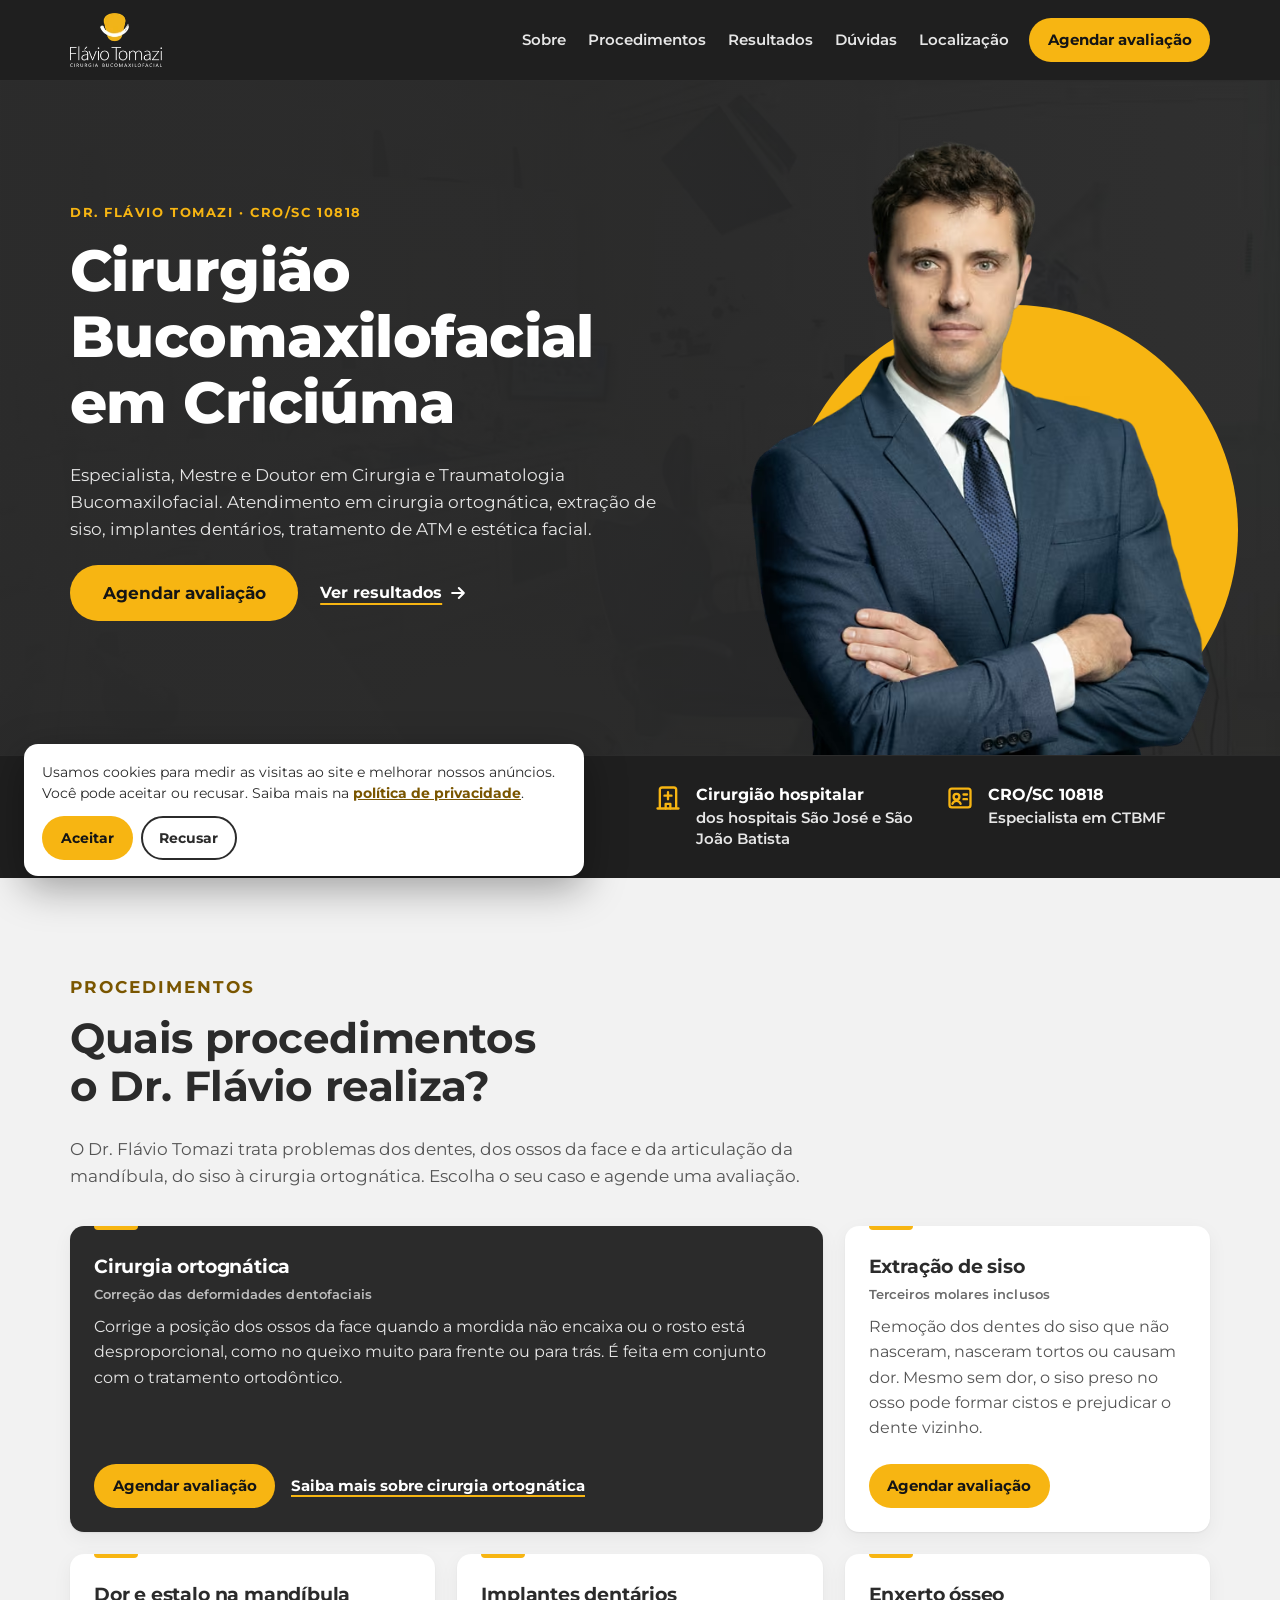
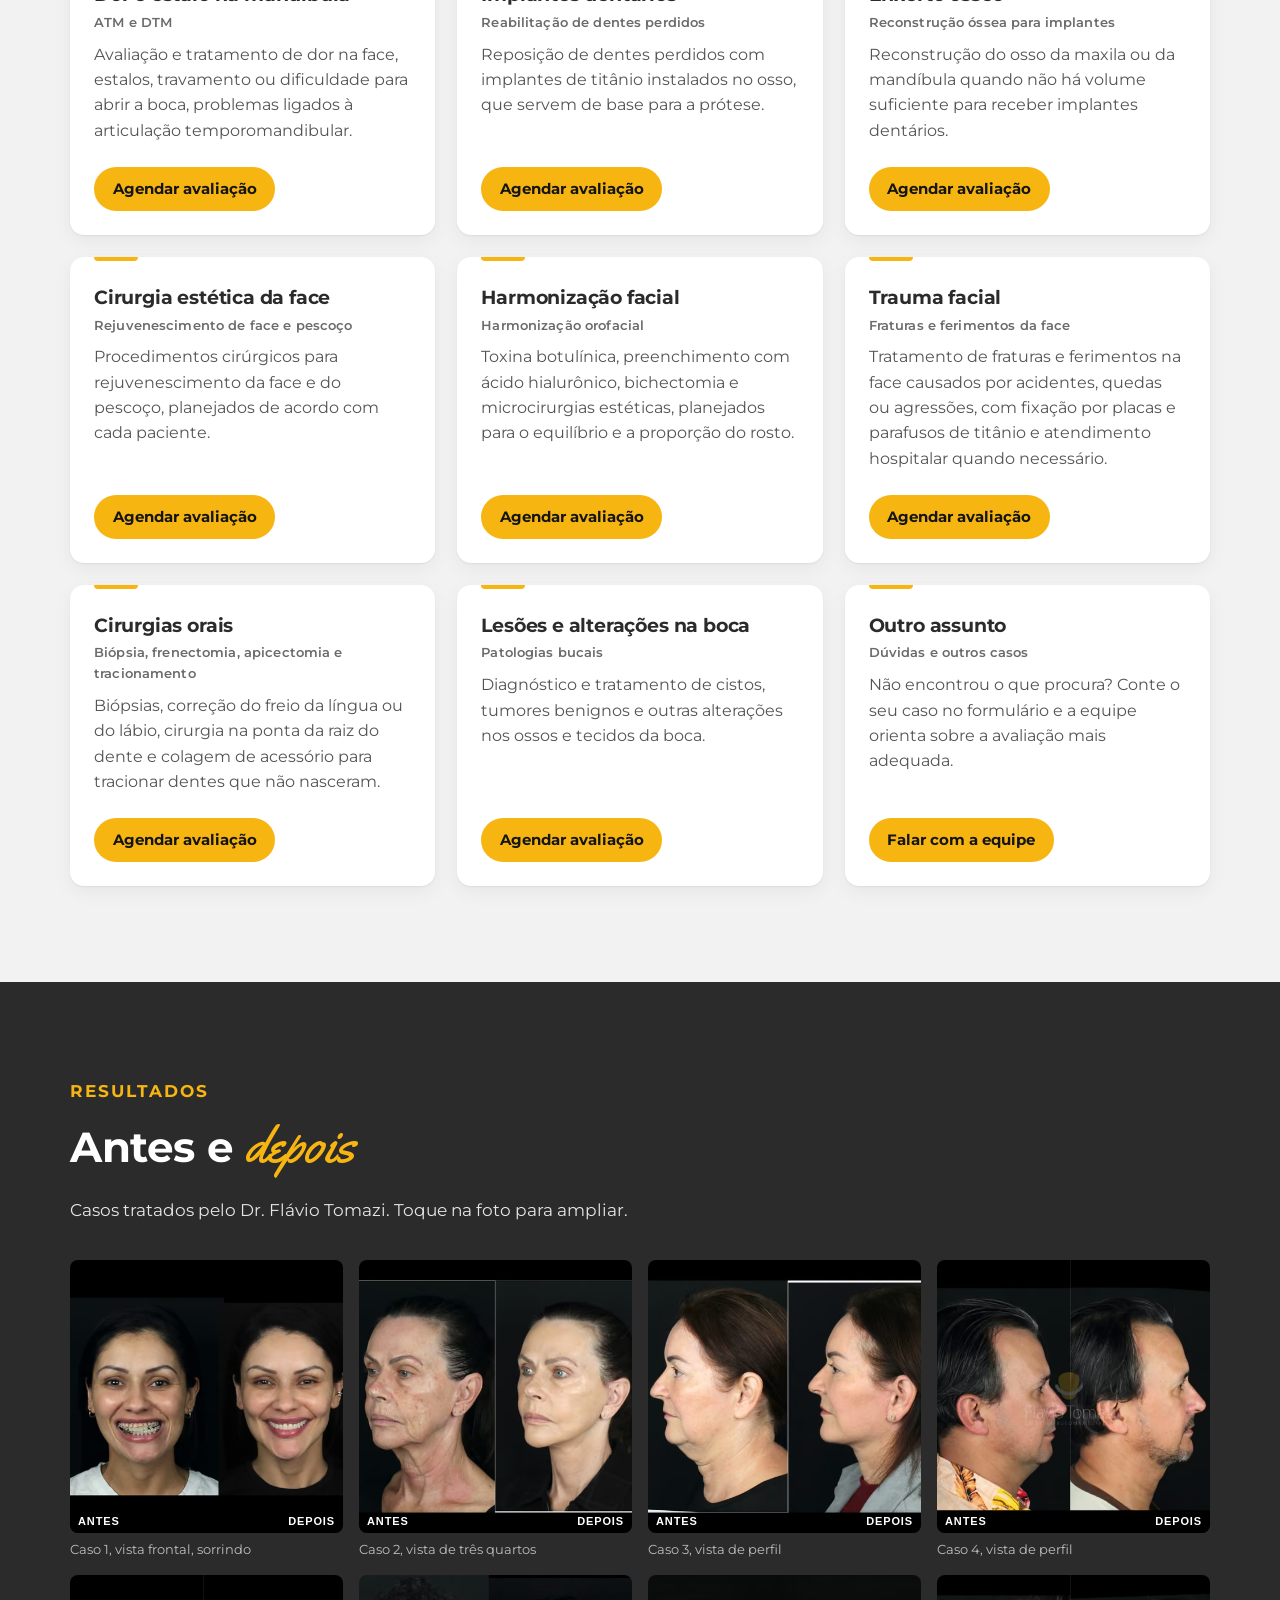
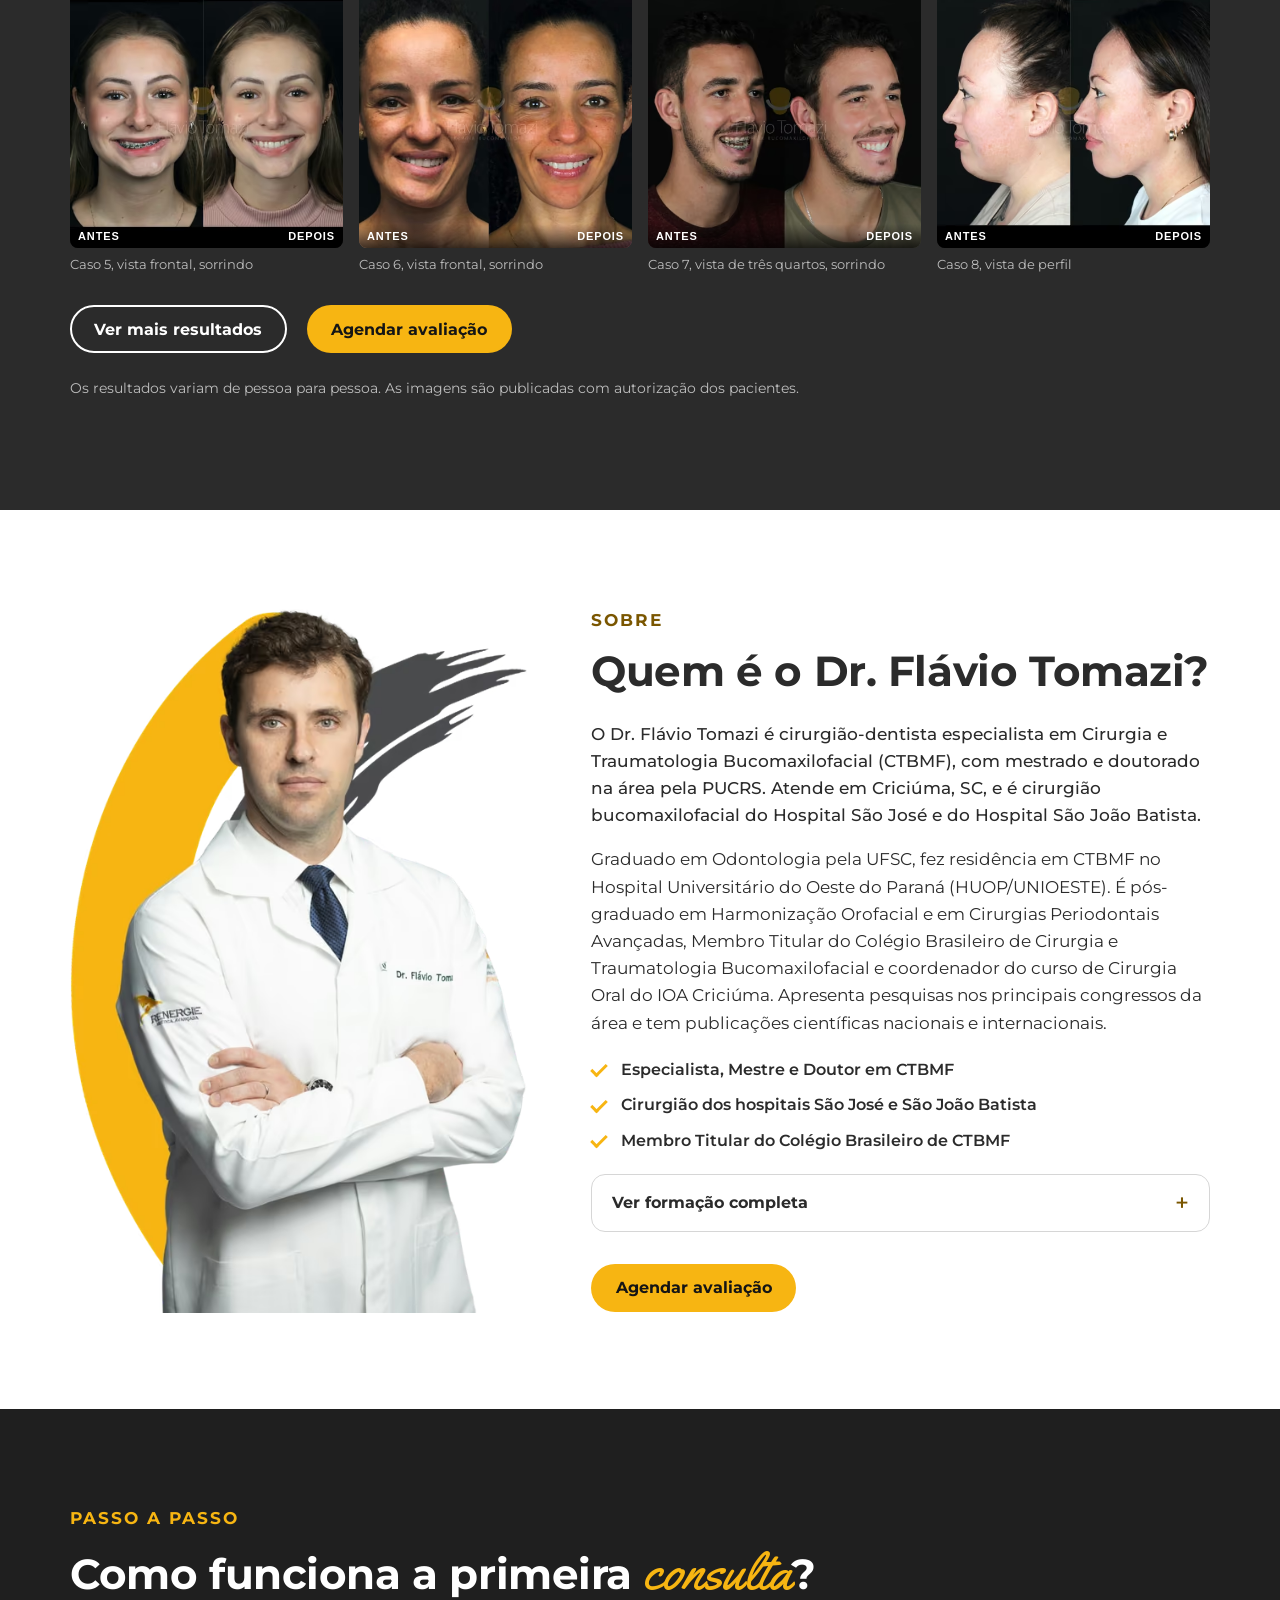
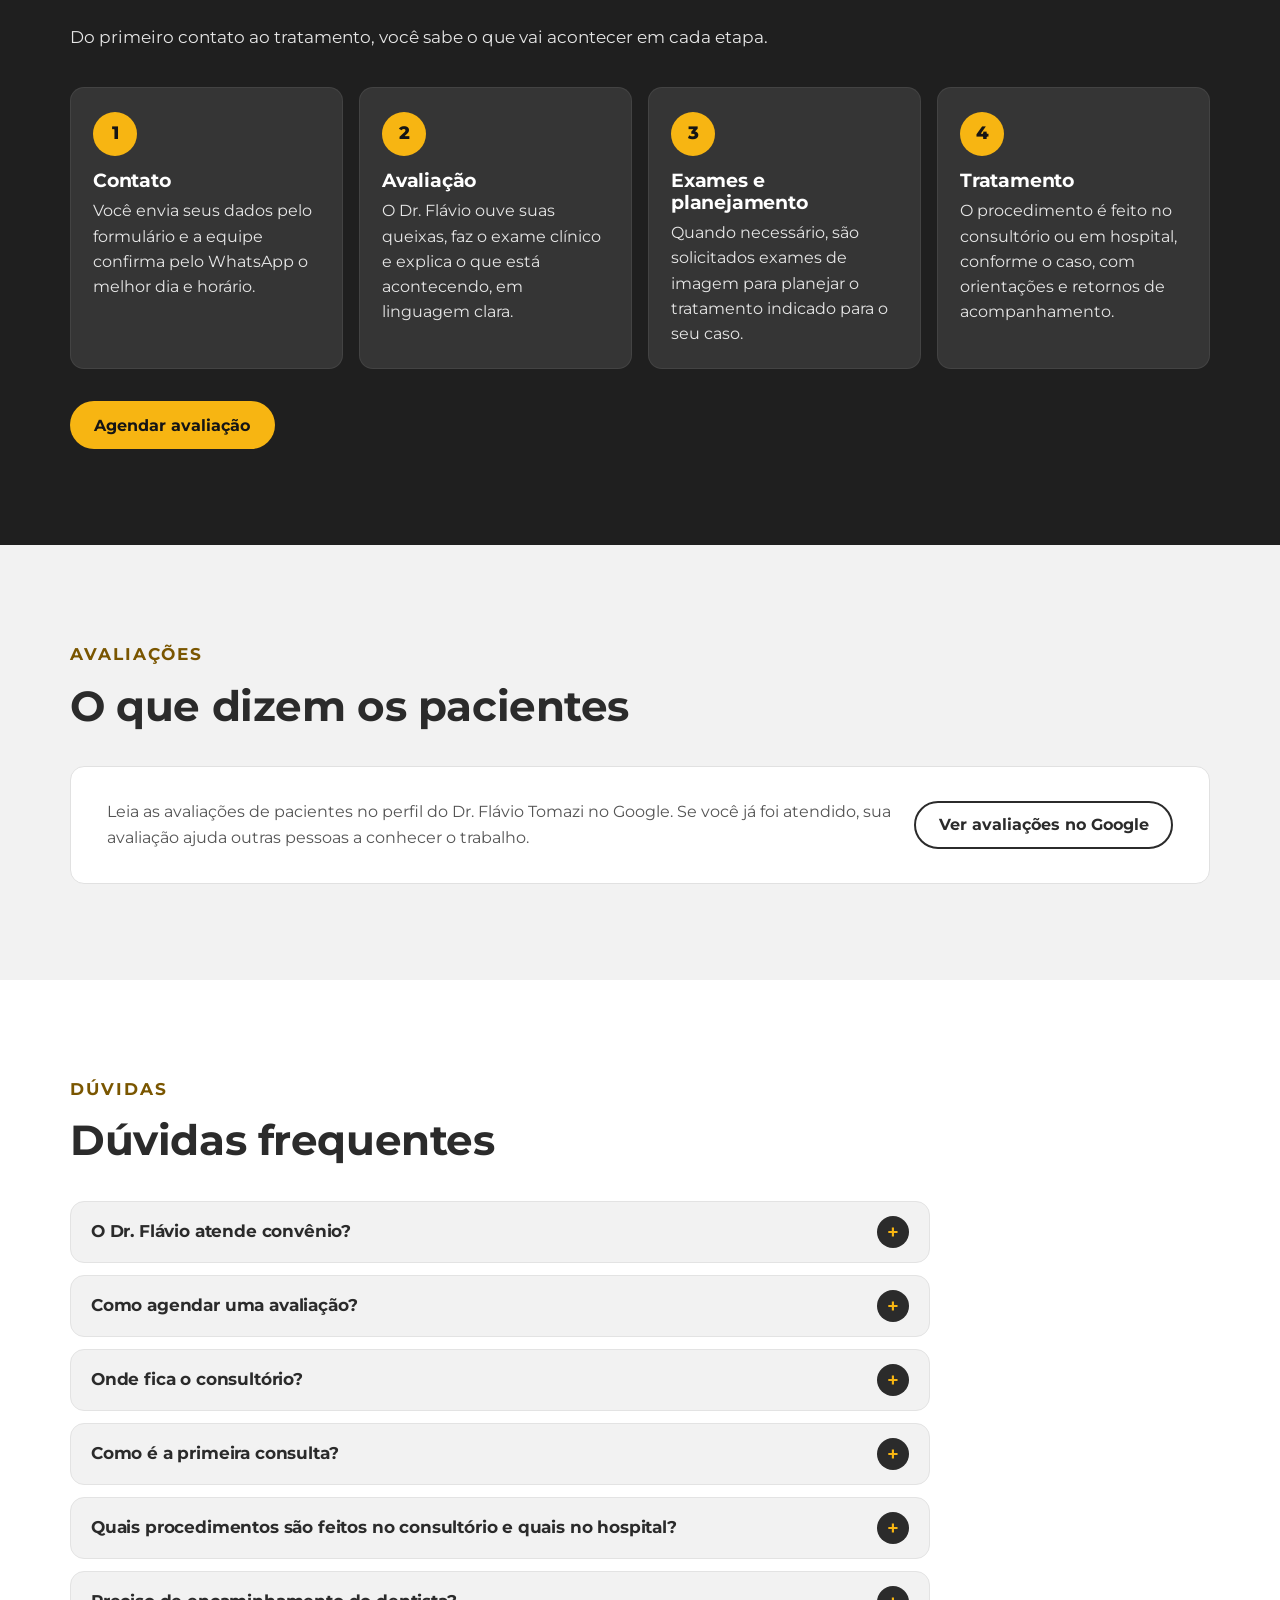
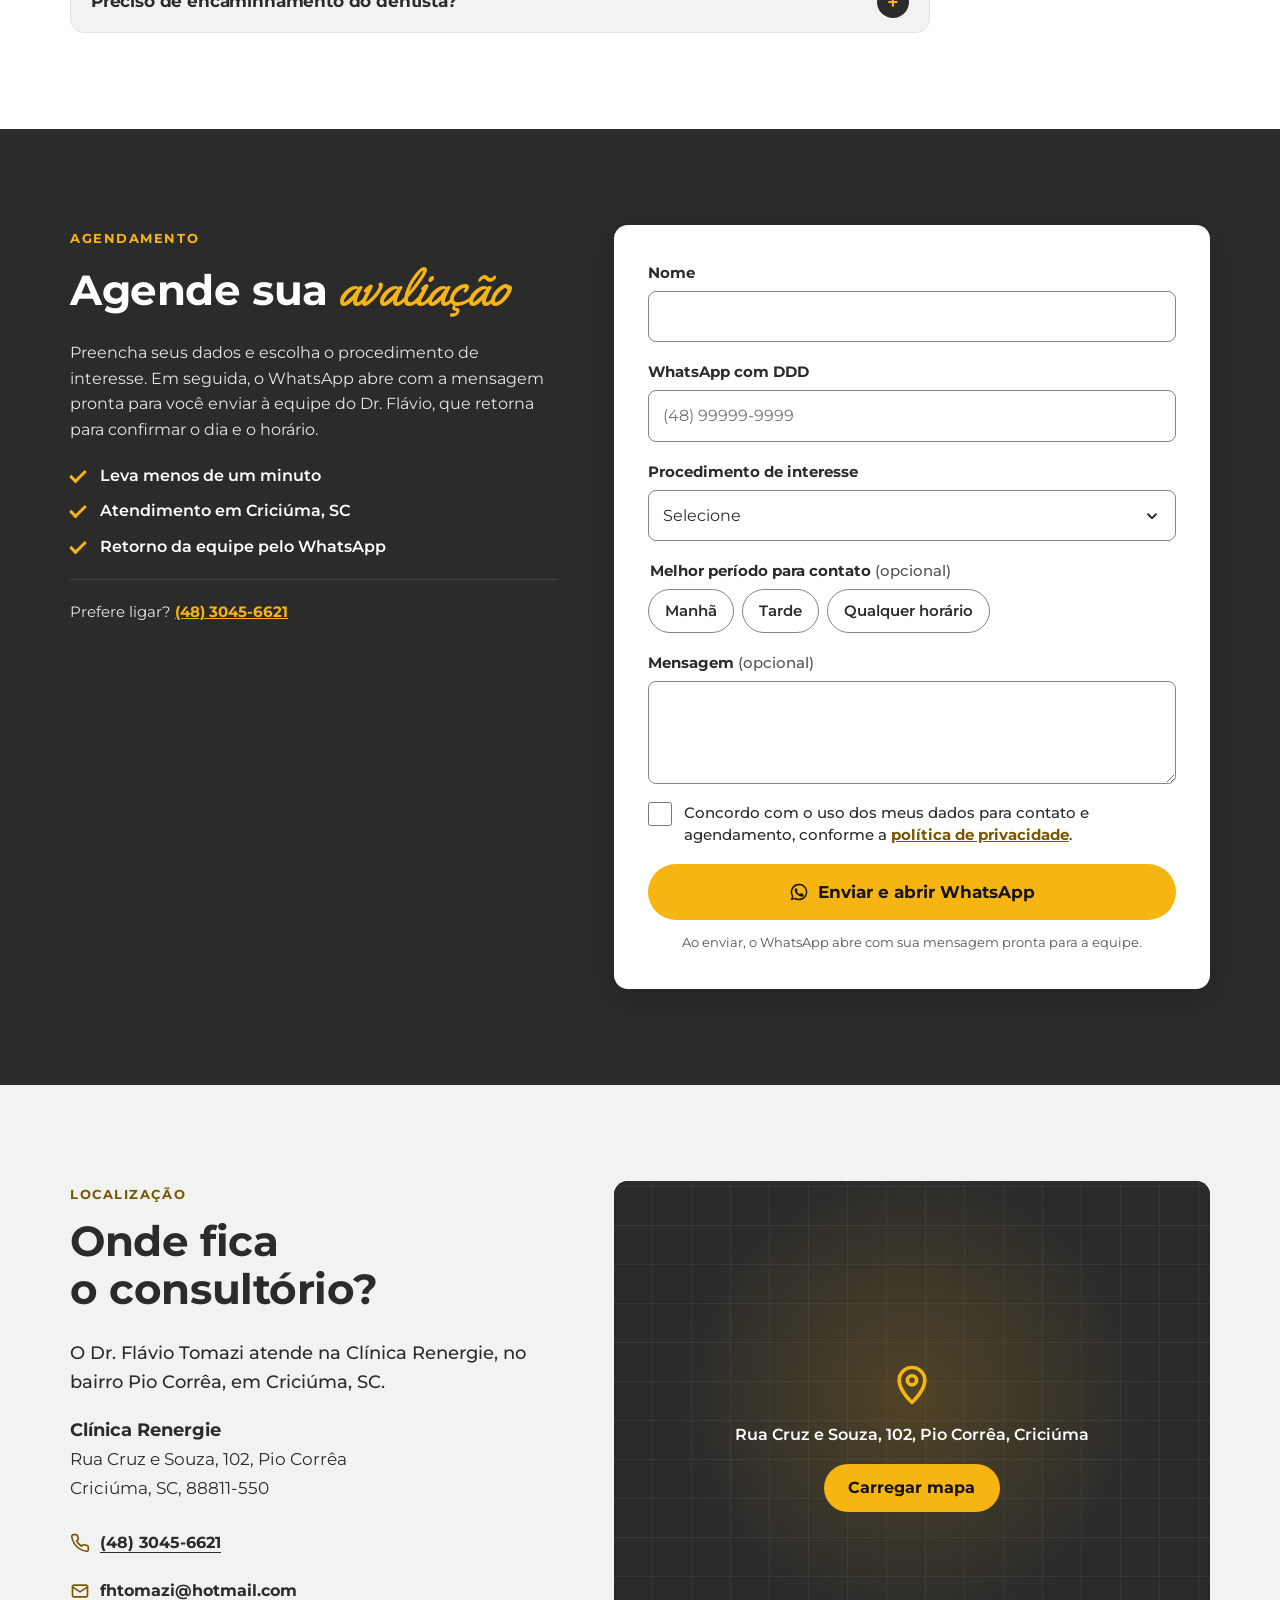
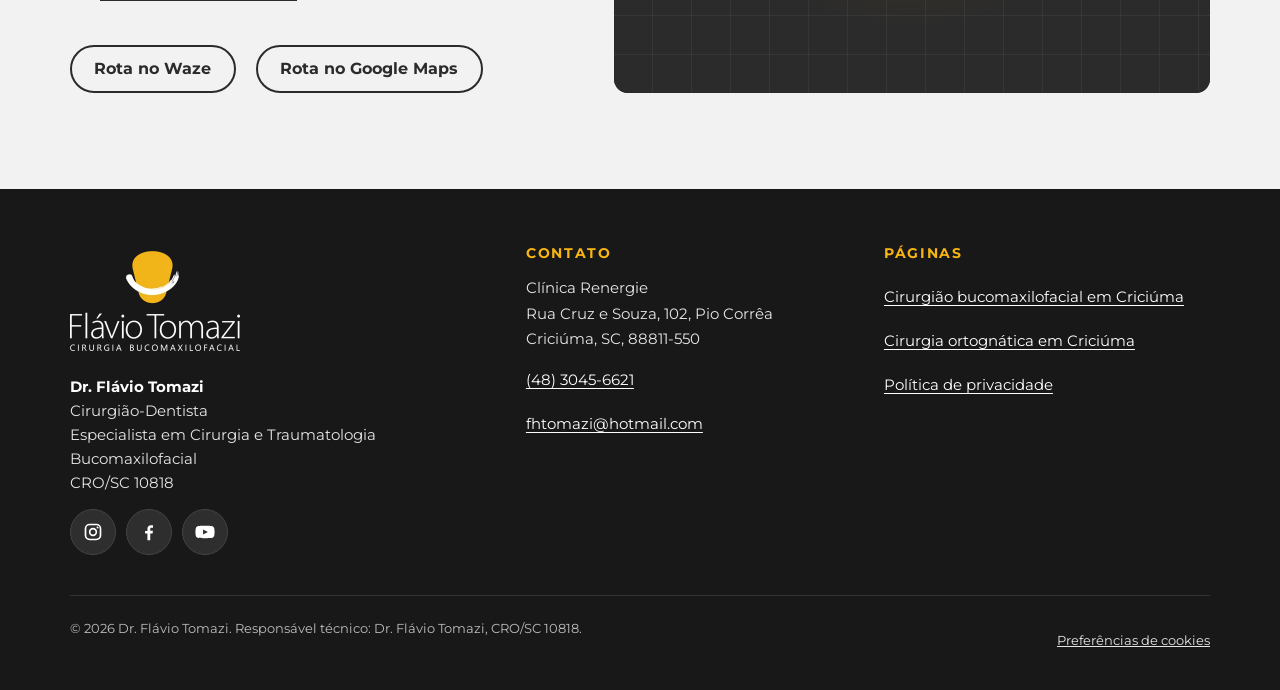
<file: index.html>
<!doctype html>
<html lang="pt-BR">
<head>
  <meta charset="utf-8">
  <meta name="viewport" content="width=device-width, initial-scale=1">
  <title>Cirurgião Bucomaxilofacial em Criciúma | Dr. Flávio Tomazi</title>
  <meta name="description" content="Dr. Flávio Tomazi, Especialista, Mestre e Doutor em CTBMF em Criciúma: cirurgia ortognática, siso, implantes, ATM e estética facial. Agende sua avaliação.">
  <link rel="canonical" href="https://www.flaviotomazi.com.br/">
  <meta property="og:type" content="website">
  <meta property="og:locale" content="pt_BR">
  <meta property="og:site_name" content="Dr. Flávio Tomazi">
  <meta property="og:title" content="Cirurgião Bucomaxilofacial em Criciúma | Dr. Flávio Tomazi">
  <meta property="og:description" content="Dr. Flávio Tomazi, Especialista, Mestre e Doutor em CTBMF em Criciúma: cirurgia ortognática, siso, implantes, ATM e estética facial. Agende sua avaliação.">
  <meta property="og:url" content="https://www.flaviotomazi.com.br/">
  <meta property="og:image" content="https://www.flaviotomazi.com.br/assets/img/og/og-flavio-tomazi.jpg">
  <meta property="og:image:width" content="1200">
  <meta property="og:image:height" content="630">
  <meta property="og:image:alt" content="Dr. Flávio Tomazi, cirurgião bucomaxilofacial em Criciúma">
  <meta name="twitter:card" content="summary_large_image">
  <meta name="twitter:title" content="Cirurgião Bucomaxilofacial em Criciúma | Dr. Flávio Tomazi">
  <meta name="twitter:description" content="Dr. Flávio Tomazi, Especialista, Mestre e Doutor em CTBMF em Criciúma: cirurgia ortognática, siso, implantes, ATM e estética facial. Agende sua avaliação.">
  <meta name="twitter:image" content="https://www.flaviotomazi.com.br/assets/img/og/og-flavio-tomazi.jpg">
  <!-- bloco:head -->
  <meta name="theme-color" content="#1f1f1f">
  <meta name="format-detection" content="telephone=no">
  <link rel="icon" href="/favicon.ico" sizes="48x48">
  <link rel="icon" href="/assets/img/icons/favicon-32.png" type="image/png" sizes="32x32">
  <link rel="apple-touch-icon" href="/assets/img/icons/apple-touch-icon.png">
  <link rel="manifest" href="/site.webmanifest">
  <link rel="preload" href="/assets/fonts/montserrat-latin-var.woff2" as="font" type="font/woff2" crossorigin>
  <link rel="preconnect" href="https://www.googletagmanager.com">
  <script src="/assets/js/config.js?v=b8942a7c"></script>
  <script>
  (function(){var d=document.documentElement;d.className+=' js';
  window.dataLayer=window.dataLayer||[];window.gtag=function(){window.dataLayer.push(arguments);};
  var c=null;try{c=window.localStorage.getItem('ft_consentimento');}catch(e){}
  var g=c==='granted'?'granted':'denied';
  gtag('consent','default',{ad_storage:g,ad_user_data:g,ad_personalization:g,analytics_storage:g,functionality_storage:'granted',security_storage:'granted',wait_for_update:500});
  gtag('set','ads_data_redaction',true);gtag('set','url_passthrough',true);
  var cfg=window.SITE_CONFIG||{},id=cfg.GTM_ID;if(!id)return;
  function carregar(){if(window.__gtmCarregado)return;window.__gtmCarregado=true;
  (function(w,d,s,l,i){w[l]=w[l]||[];w[l].push({'gtm.start':new Date().getTime(),event:'gtm.js'});var f=d.getElementsByTagName(s)[0],j=d.createElement(s),dl=l!='dataLayer'?'&l='+l:'';j.async=true;j.src='https://www.googletagmanager.com/gtm.js?id='+i+dl;f.parentNode.insertBefore(j,f);})(window,document,'script','dataLayer',id);}
  if(cfg.GTM_CARREGAMENTO==='imediato'||d.hasAttribute('data-gtm-imediato')){carregar();return;}
  var evs=['pointerdown','keydown','touchstart','scroll','mousemove'];
  function gatilho(){evs.forEach(function(e){window.removeEventListener(e,gatilho,true);});carregar();}
  evs.forEach(function(e){window.addEventListener(e,gatilho,{capture:true,passive:true});});
  window.addEventListener('load',function(){setTimeout(carregar,cfg.GTM_ATRASO_MS||3500);});
  })();
  </script>
  <!-- /bloco:head -->
  <link rel="preload" as="image" type="image/avif" imagesrcset="/assets/img/dr/dr-flavio-terno-360.avif 360w, /assets/img/dr/dr-flavio-terno-540.avif 540w, /assets/img/dr/dr-flavio-terno-720.avif 720w, /assets/img/dr/dr-flavio-terno-1080.avif 1080w" imagesizes="(min-width: 900px) 460px, 340px" fetchpriority="high">
  <!-- bloco:critical -->
  <style>@font-face{font-family:"Montserrat";src:url(/assets/fonts/montserrat-latin-var.woff2) format("woff2");font-weight:100 900;font-style:normal;font-display:swap}
@font-face{font-family:"Montserrat Fallback";src:local("Arial");size-adjust:113%;ascent-override:85%;descent-override:22%;line-gap-override:0%}
@font-face{font-family:"Yellowtail";src:url(/assets/fonts/yellowtail-latin-400.woff2) format("woff2");font-weight:400;font-style:normal;font-display:swap}
:root{--grafite:#2b2b2b;--grafite-escuro:#1f1f1f;--grafite-medio:#353535;--grafite-linha:#444;--ambar:#f7b512;--ambar-claro:#ffc93d;--claro:#f2f2f2;--branco:#fff;--texto:#2b2b2b;--texto-suave:#545454;--texto-inv:#e6e6e6;--texto-inv-suave:#bdbdbd;--erro:#b3261e;--erro-inv:#ff9b93;--fonte:"Montserrat","Montserrat Fallback",Arial,sans-serif;--fonte-script:"Yellowtail",cursive;--raio:14px;--raio-p:8px;--sombra:0 10px 30px rgba(0,0,0,.18);--topo-h:68px;--container:1180px}
*,*::before,*::after{box-sizing:border-box}
html{-webkit-text-size-adjust:100%;scroll-padding-top:calc(var(--topo-h) + 12px)}
@media (prefers-reduced-motion:no-preference){html{scroll-behavior:smooth}}
body{margin:0;font-family:var(--fonte);font-size:1rem;line-height:1.6;color:var(--texto);background:var(--grafite);-webkit-font-smoothing:antialiased;text-rendering:optimizeLegibility}
img,picture,svg,iframe{display:block;max-width:100%}
img{height:auto}
a{color:inherit}
h1,h2,h3{line-height:1.15;margin:0 0 .6em;font-weight:700;letter-spacing:-.01em;text-wrap:balance}
p{margin:0 0 1em}
.container{width:100%;max-width:var(--container);margin-inline:auto;padding-inline:20px}
.pular{position:absolute;left:12px;top:-100px;z-index:200;background:var(--ambar);color:#111;padding:12px 16px;border-radius:var(--raio-p);font-weight:700;text-decoration:none}
.pular:focus{top:12px}
:focus-visible{outline:3px solid var(--ambar);outline-offset:3px}
.script{font-family:var(--fonte-script);font-weight:400;color:var(--ambar);font-size:1.25em;letter-spacing:0;line-height:1}
.visualmente-oculto{position:absolute!important;width:1px;height:1px;padding:0;margin:-1px;overflow:hidden;clip:rect(0,0,0,0);white-space:nowrap;border:0}
.btn{display:inline-flex;align-items:center;justify-content:center;gap:.5em;min-height:48px;padding:.75em 1.4em;border-radius:999px;border:2px solid transparent;font:inherit;font-weight:700;font-size:1rem;line-height:1.2;text-decoration:none;cursor:pointer;transition:background-color .2s,color .2s,border-color .2s,transform .2s}
.btn-primario{background:var(--ambar);color:#151515}
.btn-primario:hover{background:var(--ambar-claro)}
.btn-contorno{border-color:currentColor;background:transparent;color:inherit}
.btn-grande{min-height:56px;padding:.9em 1.8em;font-size:1.0625rem}
.btn svg{width:20px;height:20px;flex:none}
.topo{position:sticky;top:0;z-index:50;background:rgba(31,31,31,.97);border-bottom:1px solid rgba(255,255,255,.06);color:var(--branco)}
.topo-inner{display:flex;flex-wrap:wrap;align-items:center;gap:8px 16px;min-height:var(--topo-h)}
.js .topo-inner{flex-wrap:nowrap}
.logo{display:block;flex:none;padding:6px 0}
.logo img{height:46px;width:auto}
.nav-principal{margin-left:auto}
.menu{list-style:none;margin:0;padding:0;display:flex;flex-wrap:wrap;gap:0 16px}
.menu a{display:inline-flex;align-items:center;min-height:44px;text-decoration:none;font-weight:600;font-size:.9375rem;color:var(--texto-inv)}
.menu a:hover{color:var(--ambar)}
.menu-toggle{display:none}
.btn-topo{display:none;min-height:44px;padding:.55em 1.1em;font-size:.9375rem}
.js .nav-principal{order:3;margin-left:auto}
.js .menu-toggle{display:inline-flex;align-items:center;justify-content:center;width:48px;height:48px;background:transparent;border:1px solid var(--grafite-linha);border-radius:var(--raio-p);color:var(--branco);cursor:pointer}
.js .menu-toggle svg{width:24px;height:24px}
.js .menu{display:none;position:absolute;left:0;right:0;top:100%;flex-direction:column;gap:0;padding:8px 20px 20px;background:var(--grafite-escuro);border-bottom:1px solid var(--grafite-linha);box-shadow:var(--sombra)}
.js .menu.aberto{display:flex}
.js .menu a{min-height:48px;width:100%;border-bottom:1px solid rgba(255,255,255,.06);font-size:1rem}
.topo-simples .topo-inner{justify-content:space-between}
.topo-simples .btn-topo{display:inline-flex}
@media (min-width:600px){.btn-topo{display:inline-flex;margin-left:auto}.js .nav-principal{margin-left:0}.topo-inner{gap:8px 20px}}
@media (min-width:1000px){:root{--topo-h:80px}.logo img{height:54px}.js .menu-toggle{display:none}.js .nav-principal{order:0;margin-left:auto}.btn-topo{margin-left:0}.js .menu{display:flex;position:static;flex-direction:row;padding:0;background:none;border:0;box-shadow:none;gap:4px 22px}.js .menu a{min-height:44px;width:auto;border:0;font-size:.9375rem}}
.hero{position:relative;overflow:hidden;color:var(--branco);background:var(--grafite)}
.hero-grid{display:grid;gap:8px;padding-top:36px}
.eyebrow{display:inline-block;font-size:.8125rem;font-weight:700;letter-spacing:.12em;text-transform:uppercase;color:var(--ambar);margin-bottom:14px}
.hero h1{font-size:clamp(2.05rem,8.4vw,3.6rem);font-weight:800;margin-bottom:.45em}
.hero-sub{font-size:1.0625rem;color:var(--texto-inv);max-width:38em}
.hero-acoes{display:flex;flex-wrap:wrap;align-items:center;gap:12px 22px;margin-top:22px}
.link-seta{display:inline-flex;align-items:center;gap:6px;min-height:44px;font-weight:700;color:var(--branco);text-underline-offset:5px;text-decoration-color:var(--ambar);text-decoration-thickness:2px}
.hero-foto{position:relative;justify-self:center;width:min(100%,340px);margin-top:16px}
.hero-foto::before{content:"";position:absolute;left:8%;right:-6%;bottom:0;aspect-ratio:1;border-radius:50%;background:var(--ambar)}
.hero-foto img{position:relative;width:100%;height:auto}
.hero-foto.sem-disco::before{display:none}
.trilha{font-size:.8125rem;color:var(--texto-inv-suave);margin-bottom:16px}
.trilha ol{list-style:none;display:flex;flex-wrap:wrap;gap:6px;margin:0;padding:0}
.trilha li+li::before{content:"/";margin-right:6px;color:#777}
.trilha a{color:var(--texto-inv);display:inline-block;padding:4px 0}
.hero-autoria{font-size:.875rem;color:var(--texto-inv-suave);margin-top:18px}
@media (min-width:900px){.hero{background:var(--grafite) url(/assets/img/fundo/consultorio-1920.webp) center/cover no-repeat;background-image:image-set(url(/assets/img/fundo/consultorio-1920.avif) type("image/avif"),url(/assets/img/fundo/consultorio-1920.webp) type("image/webp"))}.hero::after{content:"";position:absolute;inset:0;background:linear-gradient(90deg,rgba(43,43,43,.96) 0%,rgba(43,43,43,.82) 50%,rgba(43,43,43,.35) 100%);pointer-events:none}.hero-grid{position:relative;z-index:1;grid-template-columns:1.1fr .9fr;align-items:end;gap:40px;padding-top:56px}.hero-texto{padding-bottom:72px;align-self:center}.hero-foto{width:100%;max-width:460px;margin-top:0;justify-self:end}}</style>
  <!-- /bloco:critical -->
  <link rel="stylesheet" href="/assets/css/style.css?v=83cfcf03" media="print" onload="this.media='all'">
  <noscript><link rel="stylesheet" href="/assets/css/style.css?v=83cfcf03"></noscript>
  <script type="application/ld+json">
{
  "@context": "https://schema.org",
  "@graph": [
    {
      "@type": "WebSite",
      "@id": "https://www.flaviotomazi.com.br/#website",
      "url": "https://www.flaviotomazi.com.br/",
      "name": "Dr. Flávio Tomazi",
      "alternateName": "Dr. Flávio Tomazi | Cirurgião Bucomaxilofacial",
      "inLanguage": "pt-BR",
      "publisher": {
        "@id": "https://www.flaviotomazi.com.br/#dentist"
      }
    },
    {
      "@type": "WebPage",
      "@id": "https://www.flaviotomazi.com.br/#webpage",
      "url": "https://www.flaviotomazi.com.br/",
      "name": "Cirurgião Bucomaxilofacial em Criciúma | Dr. Flávio Tomazi",
      "description": "Dr. Flávio Tomazi, Especialista, Mestre e Doutor em CTBMF em Criciúma: cirurgia ortognática, siso, implantes, ATM e estética facial. Agende sua avaliação.",
      "inLanguage": "pt-BR",
      "isPartOf": {
        "@id": "https://www.flaviotomazi.com.br/#website"
      },
      "about": {
        "@id": "https://www.flaviotomazi.com.br/#dentist"
      },
      "primaryImageOfPage": {
        "@type": "ImageObject",
        "url": "https://www.flaviotomazi.com.br/assets/img/og/og-flavio-tomazi.jpg",
        "width": 1200,
        "height": 630
      }
    },
    {
      "@type": [
        "Dentist",
        "MedicalBusiness",
        "MedicalClinic"
      ],
      "@id": "https://www.flaviotomazi.com.br/#dentist",
      "name": "Dr. Flávio Tomazi | Cirurgia Bucomaxilofacial",
      "description": "Consultório do Dr. Flávio Tomazi, cirurgião-dentista bucomaxilofacial em Criciúma, SC. Especialista, Mestre e Doutor em Cirurgia e Traumatologia Bucomaxilofacial.",
      "url": "https://www.flaviotomazi.com.br/",
      "logo": "https://www.flaviotomazi.com.br/assets/img/logo/logo-colorido.png",
      "image": [
        "https://www.flaviotomazi.com.br/assets/img/og/og-flavio-tomazi.jpg",
        "https://www.flaviotomazi.com.br/assets/img/dr/dr-flavio-terno-1080.webp"
      ],
      "telephone": "+55-48-3045-6621",
      "email": "fhtomazi@hotmail.com",
      "address": {
        "@type": "PostalAddress",
        "streetAddress": "Rua Cruz e Souza, 102, Pio Corrêa (Clínica Renergie)",
        "addressLocality": "Criciúma",
        "addressRegion": "SC",
        "postalCode": "88811-550",
        "addressCountry": "BR"
      },
      "geo": {
        "@type": "GeoCoordinates",
        "latitude": -28.67597,
        "longitude": -49.35932
      },
      "hasMap": "https://g.co/kgs/nUxCNwR",
      "areaServed": [
        {
          "@type": "City",
          "name": "Criciúma"
        },
        {
          "@type": "AdministrativeArea",
          "name": "Região sul de Santa Catarina"
        }
      ],
      "sameAs": [
        "https://www.instagram.com/flaviotomazi/",
        "https://www.facebook.com/flavio.tomazi.ctbmf",
        "https://www.youtube.com/@DrFlavioTomazi",
        "https://www.google.com/search?kgmid=/g/11hzr545n1"
      ],
      "medicalSpecialty": [
        "https://schema.org/Dentistry",
        "https://schema.org/Surgical"
      ],
      "availableService": [
        {
          "@type": "MedicalProcedure",
          "name": "Cirurgia ortognática",
          "alternateName": "Cirurgia de reposicionamento da maxila e da mandíbula",
          "url": "https://www.flaviotomazi.com.br/cirurgia-ortognatica/"
        },
        {
          "@type": "MedicalProcedure",
          "name": "Extração de siso",
          "alternateName": "Remoção de terceiros molares inclusos"
        },
        {
          "@type": "MedicalProcedure",
          "name": "Tratamento de ATM e DTM",
          "alternateName": "Tratamento de dor, estalos e travamento da mandíbula"
        },
        {
          "@type": "MedicalProcedure",
          "name": "Implantes dentários",
          "alternateName": "Reabilitação com implantes osseointegrados"
        },
        {
          "@type": "MedicalProcedure",
          "name": "Enxerto ósseo",
          "alternateName": "Reconstrução óssea da maxila e da mandíbula"
        },
        {
          "@type": "MedicalProcedure",
          "name": "Cirurgia estética da face",
          "alternateName": "Rejuvenescimento de face e pescoço"
        },
        {
          "@type": "MedicalProcedure",
          "name": "Harmonização facial",
          "alternateName": "Harmonização orofacial e microcirurgias estéticas"
        },
        {
          "@type": "MedicalProcedure",
          "name": "Tratamento de traumas faciais",
          "alternateName": "Tratamento de fraturas e ferimentos da face"
        },
        {
          "@type": "MedicalProcedure",
          "name": "Cirurgias orais",
          "alternateName": "Biópsia, frenectomia, apicectomia e colagem para tracionamento dental"
        },
        {
          "@type": "MedicalProcedure",
          "name": "Tratamento de patologias bucais",
          "alternateName": "Cistos, tumores benignos e alterações ósseas e de tecidos moles"
        }
      ],
      "founder": {
        "@id": "https://www.flaviotomazi.com.br/#dr-flavio"
      },
      "employee": {
        "@id": "https://www.flaviotomazi.com.br/#dr-flavio"
      }
    },
    {
      "@type": "Person",
      "@id": "https://www.flaviotomazi.com.br/#dr-flavio",
      "name": "Flávio Tomazi",
      "honorificPrefix": "Dr.",
      "jobTitle": "Cirurgião-Dentista Bucomaxilofacial",
      "description": "Cirurgião-dentista especialista, mestre e doutor em Cirurgia e Traumatologia Bucomaxilofacial, CRO/SC 10818, em Criciúma, SC.",
      "image": "https://www.flaviotomazi.com.br/assets/img/dr/dr-flavio-terno-1080.webp",
      "url": "https://www.flaviotomazi.com.br/#sobre",
      "telephone": "+55-48-3045-6621",
      "alumniOf": [
        {
          "@type": "CollegeOrUniversity",
          "name": "Universidade Federal de Santa Catarina",
          "alternateName": "UFSC"
        },
        {
          "@type": "CollegeOrUniversity",
          "name": "Pontifícia Universidade Católica do Rio Grande do Sul",
          "alternateName": "PUCRS"
        },
        {
          "@type": "Hospital",
          "name": "Hospital Universitário do Oeste do Paraná",
          "alternateName": "HUOP/UNIOESTE"
        }
      ],
      "hasCredential": [
        {
          "@type": "EducationalOccupationalCredential",
          "credentialCategory": "Especialização",
          "name": "Especialista em Cirurgia e Traumatologia Bucomaxilofacial",
          "recognizedBy": {
            "@type": "Organization",
            "name": "Colégio Brasileiro de Cirurgia e Traumatologia Bucomaxilofacial",
            "alternateName": "CBCTBMF"
          }
        },
        {
          "@type": "EducationalOccupationalCredential",
          "credentialCategory": "degree",
          "educationalLevel": "Mestrado",
          "name": "Mestre em Cirurgia e Traumatologia Bucomaxilofacial",
          "recognizedBy": {
            "@type": "CollegeOrUniversity",
            "name": "Pontifícia Universidade Católica do Rio Grande do Sul",
            "alternateName": "PUCRS"
          }
        },
        {
          "@type": "EducationalOccupationalCredential",
          "credentialCategory": "degree",
          "educationalLevel": "Doutorado",
          "name": "Doutor em Cirurgia e Traumatologia Bucomaxilofacial",
          "recognizedBy": {
            "@type": "CollegeOrUniversity",
            "name": "Pontifícia Universidade Católica do Rio Grande do Sul",
            "alternateName": "PUCRS"
          }
        },
        {
          "@type": "EducationalOccupationalCredential",
          "credentialCategory": "Registro profissional",
          "name": "CRO/SC 10818",
          "recognizedBy": {
            "@type": "Organization",
            "name": "Conselho Regional de Odontologia de Santa Catarina",
            "alternateName": "CRO-SC"
          }
        }
      ],
      "memberOf": {
        "@type": "Organization",
        "name": "Colégio Brasileiro de Cirurgia e Traumatologia Bucomaxilofacial",
        "alternateName": "CBCTBMF"
      },
      "worksFor": [
        {
          "@id": "https://www.flaviotomazi.com.br/#dentist"
        },
        {
          "@type": "Hospital",
          "name": "Hospital São José",
          "address": {
            "@type": "PostalAddress",
            "addressLocality": "Criciúma",
            "addressRegion": "SC",
            "addressCountry": "BR"
          }
        },
        {
          "@type": "Hospital",
          "name": "Hospital São João Batista",
          "address": {
            "@type": "PostalAddress",
            "addressLocality": "Criciúma",
            "addressRegion": "SC",
            "addressCountry": "BR"
          }
        }
      ],
      "knowsAbout": [
        "Cirurgia ortognática",
        "Extração de siso",
        "Disfunção temporomandibular",
        "Implantes dentários",
        "Enxerto ósseo",
        "Harmonização orofacial",
        "Trauma facial",
        "Patologia bucal"
      ],
      "sameAs": [
        "https://www.instagram.com/flaviotomazi/",
        "https://www.facebook.com/flavio.tomazi.ctbmf",
        "https://www.youtube.com/@DrFlavioTomazi"
      ]
    },
    {
      "@type": "FAQPage",
      "@id": "https://www.flaviotomazi.com.br/#faq",
      "mainEntity": [
        {
          "@type": "Question",
          "name": "O Dr. Flávio atende convênio?",
          "acceptedAnswer": {
            "@type": "Answer",
            "text": "As formas de atendimento, particular e por convênio, são confirmadas pela equipe no agendamento. Envie seus dados pelo formulário ou ligue para (48) 3045-6621 e informe o seu plano para saber se ele é aceito."
          }
        },
        {
          "@type": "Question",
          "name": "Como agendar uma avaliação?",
          "acceptedAnswer": {
            "@type": "Answer",
            "text": "Preencha o formulário desta página com seu nome, WhatsApp e o procedimento de interesse. Em seguida, o WhatsApp abre com a mensagem pronta para você enviar à equipe, que confirma o dia e o horário. Se preferir, ligue para (48) 3045-6621."
          }
        },
        {
          "@type": "Question",
          "name": "Onde fica o consultório?",
          "acceptedAnswer": {
            "@type": "Answer",
            "text": "O Dr. Flávio Tomazi atende na Clínica Renergie, na Rua Cruz e Souza, 102, bairro Pio Corrêa, em Criciúma, SC. Na seção de localização há rotas pelo Waze e pelo Google Maps."
          }
        },
        {
          "@type": "Question",
          "name": "Como é a primeira consulta?",
          "acceptedAnswer": {
            "@type": "Answer",
            "text": "Na primeira consulta, o Dr. Flávio ouve suas queixas, faz o exame clínico e avalia os exames que você já tiver. Quando necessário, solicita exames de imagem, como radiografias ou tomografia, para planejar o tratamento. Ao final, explica as opções indicadas para o seu caso."
          }
        },
        {
          "@type": "Question",
          "name": "Quais procedimentos são feitos no consultório e quais no hospital?",
          "acceptedAnswer": {
            "@type": "Answer",
            "text": "Procedimentos de menor porte, como extração de siso, implantes dentários, enxertos ósseos localizados, biópsias e harmonização facial, costumam ser feitos no consultório, com anestesia local. Cirurgias de maior porte, como a cirurgia ortognática e o tratamento de fraturas da face, são feitas em ambiente hospitalar. A indicação depende de cada caso e é definida na avaliação."
          }
        },
        {
          "@type": "Question",
          "name": "Preciso de encaminhamento do dentista?",
          "acceptedAnswer": {
            "@type": "Answer",
            "text": "Não é preciso encaminhamento para agendar uma avaliação particular. Se você já tem exames, radiografias ou uma indicação do seu dentista ou ortodontista, leve no dia da consulta, pois eles ajudam no planejamento."
          }
        }
      ]
    }
  ]
}
  </script>
</head>
<body class="com-barra">
  <!-- bloco:gtm-noscript -->
  <noscript><iframe src="https://www.googletagmanager.com/ns.html?id=GTM-TVGSS6TM" height="0" width="0" style="display:none;visibility:hidden" title="Google Tag Manager"></iframe></noscript>
  <!-- /bloco:gtm-noscript -->
  <!-- bloco:header -->
  <a class="pular" href="#conteudo">Pular para o conteúdo</a>
  <header class="topo" data-secao="header">
    <div class="container topo-inner">
      <a class="logo" href="/">
        <picture>
          <source type="image/webp" srcset="/assets/img/logo/logo-branco-170.webp">
          <img src="/assets/img/logo/logo-branco-170.png" width="170" height="100" alt="Dr. Flávio Tomazi, Cirurgia Bucomaxilofacial, página inicial">
        </picture>
      </a>
      <nav class="nav-principal" aria-label="Menu principal">
        <button class="menu-toggle" type="button" aria-expanded="false" aria-controls="menu-principal">
          <svg viewBox="0 0 24 24" fill="none" stroke="currentColor" stroke-width="2" stroke-linecap="round" aria-hidden="true"><path d="M4 7h16M4 12h16M4 17h16"/></svg>
          <span class="visualmente-oculto">Menu</span>
        </button>
        <ul class="menu" id="menu-principal">
          <li><a href="/#sobre">Sobre</a></li>
          <li><a href="/#procedimentos">Procedimentos</a></li>
          <li><a href="/#resultados">Resultados</a></li>
          <li><a href="/#duvidas">Dúvidas</a></li>
          <li><a href="/#localizacao">Localização</a></li>
        </ul>
      </nav>
      <a class="btn btn-primario btn-topo js-cta" href="/#agendar">Agendar avaliação</a>
    </div>
  </header>
  <!-- /bloco:header -->
  <main id="conteudo">
    <section class="hero" id="inicio" aria-labelledby="titulo-principal">
      <div class="container hero-grid">
        <div class="hero-texto">
          <p class="eyebrow">Dr. Flávio Tomazi · CRO/SC 10818</p>
          <h1 id="titulo-principal">Cirurgião Bucomaxilofacial em Criciúma</h1>
          <p class="hero-sub">Especialista, Mestre e Doutor em Cirurgia e Traumatologia Bucomaxilofacial. Atendimento em cirurgia ortognática, extração de siso, implantes dentários, tratamento de ATM e estética facial.</p>
          <div class="hero-acoes">
            <a class="btn btn-primario btn-grande js-cta" href="#agendar">Agendar avaliação</a>
            <a class="link-seta" href="#resultados">Ver resultados <svg width="20" height="20" viewBox="0 0 24 24" fill="none" stroke="currentColor" stroke-width="2.5" stroke-linecap="round" stroke-linejoin="round" aria-hidden="true"><path d="M5 12h14M13 6l6 6-6 6"/></svg></a>
          </div>
        </div>
        <div class="hero-foto">
          <picture>
            <source type="image/avif" srcset="/assets/img/dr/dr-flavio-terno-360.avif 360w, /assets/img/dr/dr-flavio-terno-540.avif 540w, /assets/img/dr/dr-flavio-terno-720.avif 720w, /assets/img/dr/dr-flavio-terno-1080.avif 1080w" sizes="(min-width: 900px) 460px, 340px">
            <source type="image/webp" srcset="/assets/img/dr/dr-flavio-terno-360.webp 360w, /assets/img/dr/dr-flavio-terno-540.webp 540w, /assets/img/dr/dr-flavio-terno-720.webp 720w, /assets/img/dr/dr-flavio-terno-1080.webp 1080w" sizes="(min-width: 900px) 460px, 340px">
            <img src="/assets/img/dr/dr-flavio-terno-720.webp" width="1080" height="1452" alt="Dr. Flávio Tomazi, cirurgião bucomaxilofacial, de terno e com os braços cruzados" fetchpriority="high">
          </picture>
        </div>
      </div>
    </section>

    <div class="credenciais" data-secao="credenciais">
      <div class="container">
        <ul>
          <li><svg viewBox="0 0 24 24" fill="none" stroke="currentColor" stroke-width="2" stroke-linecap="round" stroke-linejoin="round" aria-hidden="true"><path d="M22 10 12 5 2 10l10 5 10-5z"/><path d="M6 12v5c3 2 9 2 12 0v-5"/></svg><span><strong>Mestre e Doutor em CTBMF</strong>pela PUCRS</span></li>
          <li><svg viewBox="0 0 24 24" fill="none" stroke="currentColor" stroke-width="2" stroke-linecap="round" stroke-linejoin="round" aria-hidden="true"><circle cx="12" cy="8" r="6"/><path d="M15.5 13.5 17 22l-5-3-5 3 1.5-8.5"/></svg><span><strong>Membro Titular</strong>do Colégio Brasileiro de CTBMF</span></li>
          <li><svg viewBox="0 0 24 24" fill="none" stroke="currentColor" stroke-width="2" stroke-linecap="round" stroke-linejoin="round" aria-hidden="true"><path d="M3 21h18M5 21V5a2 2 0 0 1 2-2h10a2 2 0 0 1 2 2v16"/><path d="M12 7v6M9 10h6M10 21v-4h4v4"/></svg><span><strong>Cirurgião hospitalar</strong>dos hospitais São José e São João Batista</span></li>
          <li><svg viewBox="0 0 24 24" fill="none" stroke="currentColor" stroke-width="2" stroke-linecap="round" stroke-linejoin="round" aria-hidden="true"><rect x="3" y="4" width="18" height="16" rx="2"/><circle cx="9" cy="11" r="2.5"/><path d="M5.5 17c.8-1.8 2-2.5 3.5-2.5s2.7.7 3.5 2.5M15 9h3M15 13h3"/></svg><span><strong>CRO/SC 10818</strong>Especialista em CTBMF</span></li>
        </ul>
      </div>
    </div>

    <section class="secao secao-clara" id="procedimentos" aria-labelledby="titulo-procedimentos">
      <div class="container">
        <div class="secao-cabecalho">
          <p class="eyebrow">Procedimentos</p>
          <h2 id="titulo-procedimentos">Quais procedimentos o Dr. Flávio realiza?</h2>
          <p>O Dr. Flávio Tomazi trata problemas dos dentes, dos ossos da face e da articulação da mandíbula, do siso à cirurgia ortognática. Escolha o seu caso e agende uma avaliação.</p>
        </div>
        <div class="cards">
          <article class="card card-destaque">
            <h3>Cirurgia ortognática</h3>
            <span class="card-tecnico">Correção das deformidades dentofaciais</span>
            <p>Corrige a posição dos ossos da face quando a mordida não encaixa ou o rosto está desproporcional, como no queixo muito para frente ou para trás. É feita em conjunto com o tratamento ortodôntico.</p>
            <div class="card-acoes">
              <a class="btn btn-primario js-cta" href="#agendar" data-procedimento="Cirurgia ortognática" data-cta-texto="Agendar avaliação: Cirurgia ortognática">Agendar avaliação<span class="visualmente-oculto"> para cirurgia ortognática</span></a>
              <a class="card-link" href="/cirurgia-ortognatica/">Saiba mais sobre cirurgia ortognática</a>
            </div>
          </article>
          <article class="card">
            <h3>Extração de siso</h3>
            <span class="card-tecnico">Terceiros molares inclusos</span>
            <p>Remoção dos dentes do siso que não nasceram, nasceram tortos ou causam dor. Mesmo sem dor, o siso preso no osso pode formar cistos e prejudicar o dente vizinho.</p>
            <div class="card-acoes">
              <a class="btn btn-primario js-cta" href="#agendar" data-procedimento="Extração de siso" data-cta-texto="Agendar avaliação: Extração de siso">Agendar avaliação<span class="visualmente-oculto"> para extração de siso</span></a>
            </div>
          </article>
          <article class="card">
            <h3>Dor e estalo na mandíbula</h3>
            <span class="card-tecnico">ATM e DTM</span>
            <p>Avaliação e tratamento de dor na face, estalos, travamento ou dificuldade para abrir a boca, problemas ligados à articulação temporomandibular.</p>
            <div class="card-acoes">
              <a class="btn btn-primario js-cta" href="#agendar" data-procedimento="Dor ou estalo na mandíbula (ATM/DTM)" data-cta-texto="Agendar avaliação: Dor e estalo na mandíbula">Agendar avaliação<span class="visualmente-oculto"> para dor e estalo na mandíbula</span></a>
            </div>
          </article>
          <article class="card">
            <h3>Implantes dentários</h3>
            <span class="card-tecnico">Reabilitação de dentes perdidos</span>
            <p>Reposição de dentes perdidos com implantes de titânio instalados no osso, que servem de base para a prótese.</p>
            <div class="card-acoes">
              <a class="btn btn-primario js-cta" href="#agendar" data-procedimento="Implantes dentários" data-cta-texto="Agendar avaliação: Implantes dentários">Agendar avaliação<span class="visualmente-oculto"> para implantes dentários</span></a>
            </div>
          </article>
          <article class="card">
            <h3>Enxerto ósseo</h3>
            <span class="card-tecnico">Reconstrução óssea para implantes</span>
            <p>Reconstrução do osso da maxila ou da mandíbula quando não há volume suficiente para receber implantes dentários.</p>
            <div class="card-acoes">
              <a class="btn btn-primario js-cta" href="#agendar" data-procedimento="Enxerto ósseo" data-cta-texto="Agendar avaliação: Enxerto ósseo">Agendar avaliação<span class="visualmente-oculto"> para enxerto ósseo</span></a>
            </div>
          </article>
          <article class="card">
            <h3>Cirurgia estética da face</h3>
            <span class="card-tecnico">Rejuvenescimento de face e pescoço</span>
            <p>Procedimentos cirúrgicos para rejuvenescimento da face e do pescoço, planejados de acordo com cada paciente.</p>
            <div class="card-acoes">
              <a class="btn btn-primario js-cta" href="#agendar" data-procedimento="Cirurgia estética da face" data-cta-texto="Agendar avaliação: Cirurgia estética da face">Agendar avaliação<span class="visualmente-oculto"> para cirurgia estética da face</span></a>
            </div>
          </article>
          <article class="card">
            <h3>Harmonização facial</h3>
            <span class="card-tecnico">Harmonização orofacial</span>
            <p>Toxina botulínica, preenchimento com ácido hialurônico, bichectomia e microcirurgias estéticas, planejados para o equilíbrio e a proporção do rosto.</p>
            <div class="card-acoes">
              <a class="btn btn-primario js-cta" href="#agendar" data-procedimento="Harmonização facial" data-cta-texto="Agendar avaliação: Harmonização facial">Agendar avaliação<span class="visualmente-oculto"> para harmonização facial</span></a>
            </div>
          </article>
          <article class="card">
            <h3>Trauma facial</h3>
            <span class="card-tecnico">Fraturas e ferimentos da face</span>
            <p>Tratamento de fraturas e ferimentos na face causados por acidentes, quedas ou agressões, com fixação por placas e parafusos de titânio e atendimento hospitalar quando necessário.</p>
            <div class="card-acoes">
              <a class="btn btn-primario js-cta" href="#agendar" data-procedimento="Trauma facial" data-cta-texto="Agendar avaliação: Trauma facial">Agendar avaliação<span class="visualmente-oculto"> para trauma facial</span></a>
            </div>
          </article>
          <article class="card">
            <h3>Cirurgias orais</h3>
            <span class="card-tecnico">Biópsia, frenectomia, apicectomia e tracionamento</span>
            <p>Biópsias, correção do freio da língua ou do lábio, cirurgia na ponta da raiz do dente e colagem de acessório para tracionar dentes que não nasceram.</p>
            <div class="card-acoes">
              <a class="btn btn-primario js-cta" href="#agendar" data-procedimento="Outro assunto" data-cta-texto="Agendar avaliação: Cirurgias orais">Agendar avaliação<span class="visualmente-oculto"> para cirurgias orais</span></a>
            </div>
          </article>
          <article class="card">
            <h3>Lesões e alterações na boca</h3>
            <span class="card-tecnico">Patologias bucais</span>
            <p>Diagnóstico e tratamento de cistos, tumores benignos e outras alterações nos ossos e tecidos da boca.</p>
            <div class="card-acoes">
              <a class="btn btn-primario js-cta" href="#agendar" data-procedimento="Lesão ou alteração na boca" data-cta-texto="Agendar avaliação: Lesões e alterações na boca">Agendar avaliação<span class="visualmente-oculto"> para lesões e alterações na boca</span></a>
            </div>
          </article>
          <article class="card">
            <h3>Outro assunto</h3>
            <span class="card-tecnico">Dúvidas e outros casos</span>
            <p>Não encontrou o que procura? Conte o seu caso no formulário e a equipe orienta sobre a avaliação mais adequada.</p>
            <div class="card-acoes">
              <a class="btn btn-primario js-cta" href="#agendar" data-procedimento="Outro assunto" data-cta-texto="Agendar avaliação: Outro assunto">Falar com a equipe</a>
            </div>
          </article>
        </div>
      </div>
    </section>

    <section class="secao secao-escura" id="resultados" aria-labelledby="titulo-resultados">
      <div class="container">
        <div class="secao-cabecalho">
          <p class="eyebrow">Resultados</p>
          <h2 id="titulo-resultados">Antes e <span class="script">depois</span></h2>
          <p>Casos tratados pelo Dr. Flávio Tomazi. Toque na foto para ampliar.</p>
        </div>
        <ul class="galeria">
          <li class="galeria-item">
            <figure>
              <!-- LEGENDA: incluir o procedimento depois de classificar em docs/classificar-antes-depois.md -->
            <button type="button" data-base="/assets/img/resultados/resultado-01" data-legenda="Caso 1, vista frontal, sorrindo">
              <picture>
                <source type="image/avif" srcset="/assets/img/resultados/resultado-01-480.avif 480w, /assets/img/resultados/resultado-01-768.avif 768w" sizes="(min-width: 1000px) 280px, (min-width: 700px) 31vw, 46vw">
                <source type="image/webp" srcset="/assets/img/resultados/resultado-01-480.webp 480w, /assets/img/resultados/resultado-01-768.webp 768w" sizes="(min-width: 1000px) 280px, (min-width: 700px) 31vw, 46vw">
                <img src="/assets/img/resultados/resultado-01-768.webp" width="480" height="480" alt="Antes e depois de tratamento, vista frontal, sorrindo" loading="lazy" decoding="async">
              </picture>
              <span class="rotulos-ad" aria-hidden="true"><span>Antes</span><span>Depois</span></span>
              <span class="visualmente-oculto">Ampliar foto</span>
            </button>
            <figcaption>Caso 1, vista frontal, sorrindo</figcaption>
            </figure>
          </li>
          <li class="galeria-item">
            <figure>
              <!-- LEGENDA: incluir o procedimento depois de classificar em docs/classificar-antes-depois.md -->
            <button type="button" data-base="/assets/img/resultados/resultado-02" data-legenda="Caso 2, vista de três quartos">
              <picture>
                <source type="image/avif" srcset="/assets/img/resultados/resultado-02-480.avif 480w, /assets/img/resultados/resultado-02-768.avif 768w" sizes="(min-width: 1000px) 280px, (min-width: 700px) 31vw, 46vw">
                <source type="image/webp" srcset="/assets/img/resultados/resultado-02-480.webp 480w, /assets/img/resultados/resultado-02-768.webp 768w" sizes="(min-width: 1000px) 280px, (min-width: 700px) 31vw, 46vw">
                <img src="/assets/img/resultados/resultado-02-768.webp" width="480" height="480" alt="Antes e depois de tratamento, vista de três quartos" loading="lazy" decoding="async">
              </picture>
              <span class="rotulos-ad" aria-hidden="true"><span>Antes</span><span>Depois</span></span>
              <span class="visualmente-oculto">Ampliar foto</span>
            </button>
            <figcaption>Caso 2, vista de três quartos</figcaption>
            </figure>
          </li>
          <li class="galeria-item">
            <figure>
              <!-- LEGENDA: incluir o procedimento depois de classificar em docs/classificar-antes-depois.md -->
            <button type="button" data-base="/assets/img/resultados/resultado-03" data-legenda="Caso 3, vista de perfil">
              <picture>
                <source type="image/avif" srcset="/assets/img/resultados/resultado-03-480.avif 480w, /assets/img/resultados/resultado-03-768.avif 768w" sizes="(min-width: 1000px) 280px, (min-width: 700px) 31vw, 46vw">
                <source type="image/webp" srcset="/assets/img/resultados/resultado-03-480.webp 480w, /assets/img/resultados/resultado-03-768.webp 768w" sizes="(min-width: 1000px) 280px, (min-width: 700px) 31vw, 46vw">
                <img src="/assets/img/resultados/resultado-03-768.webp" width="480" height="480" alt="Antes e depois de tratamento, vista de perfil" loading="lazy" decoding="async">
              </picture>
              <span class="rotulos-ad" aria-hidden="true"><span>Antes</span><span>Depois</span></span>
              <span class="visualmente-oculto">Ampliar foto</span>
            </button>
            <figcaption>Caso 3, vista de perfil</figcaption>
            </figure>
          </li>
          <li class="galeria-item">
            <figure>
              <!-- LEGENDA: incluir o procedimento depois de classificar em docs/classificar-antes-depois.md -->
            <button type="button" data-base="/assets/img/resultados/resultado-04" data-legenda="Caso 4, vista de perfil">
              <picture>
                <source type="image/avif" srcset="/assets/img/resultados/resultado-04-480.avif 480w, /assets/img/resultados/resultado-04-768.avif 768w" sizes="(min-width: 1000px) 280px, (min-width: 700px) 31vw, 46vw">
                <source type="image/webp" srcset="/assets/img/resultados/resultado-04-480.webp 480w, /assets/img/resultados/resultado-04-768.webp 768w" sizes="(min-width: 1000px) 280px, (min-width: 700px) 31vw, 46vw">
                <img src="/assets/img/resultados/resultado-04-768.webp" width="480" height="480" alt="Antes e depois de tratamento, vista de perfil" loading="lazy" decoding="async">
              </picture>
              <span class="rotulos-ad" aria-hidden="true"><span>Antes</span><span>Depois</span></span>
              <span class="visualmente-oculto">Ampliar foto</span>
            </button>
            <figcaption>Caso 4, vista de perfil</figcaption>
            </figure>
          </li>
          <li class="galeria-item">
            <figure>
              <!-- LEGENDA: incluir o procedimento depois de classificar em docs/classificar-antes-depois.md -->
            <button type="button" data-base="/assets/img/resultados/resultado-05" data-legenda="Caso 5, vista frontal, sorrindo">
              <picture>
                <source type="image/avif" srcset="/assets/img/resultados/resultado-05-480.avif 480w, /assets/img/resultados/resultado-05-768.avif 768w" sizes="(min-width: 1000px) 280px, (min-width: 700px) 31vw, 46vw">
                <source type="image/webp" srcset="/assets/img/resultados/resultado-05-480.webp 480w, /assets/img/resultados/resultado-05-768.webp 768w" sizes="(min-width: 1000px) 280px, (min-width: 700px) 31vw, 46vw">
                <img src="/assets/img/resultados/resultado-05-768.webp" width="480" height="480" alt="Antes e depois de tratamento, vista frontal, sorrindo" loading="lazy" decoding="async">
              </picture>
              <span class="rotulos-ad" aria-hidden="true"><span>Antes</span><span>Depois</span></span>
              <span class="visualmente-oculto">Ampliar foto</span>
            </button>
            <figcaption>Caso 5, vista frontal, sorrindo</figcaption>
            </figure>
          </li>
          <li class="galeria-item">
            <figure>
              <!-- LEGENDA: incluir o procedimento depois de classificar em docs/classificar-antes-depois.md -->
            <button type="button" data-base="/assets/img/resultados/resultado-06" data-legenda="Caso 6, vista frontal, sorrindo">
              <picture>
                <source type="image/avif" srcset="/assets/img/resultados/resultado-06-480.avif 480w, /assets/img/resultados/resultado-06-768.avif 768w" sizes="(min-width: 1000px) 280px, (min-width: 700px) 31vw, 46vw">
                <source type="image/webp" srcset="/assets/img/resultados/resultado-06-480.webp 480w, /assets/img/resultados/resultado-06-768.webp 768w" sizes="(min-width: 1000px) 280px, (min-width: 700px) 31vw, 46vw">
                <img src="/assets/img/resultados/resultado-06-768.webp" width="480" height="480" alt="Antes e depois de tratamento, vista frontal, sorrindo" loading="lazy" decoding="async">
              </picture>
              <span class="rotulos-ad" aria-hidden="true"><span>Antes</span><span>Depois</span></span>
              <span class="visualmente-oculto">Ampliar foto</span>
            </button>
            <figcaption>Caso 6, vista frontal, sorrindo</figcaption>
            </figure>
          </li>
          <li class="galeria-item">
            <figure>
              <!-- LEGENDA: incluir o procedimento depois de classificar em docs/classificar-antes-depois.md -->
            <button type="button" data-base="/assets/img/resultados/resultado-07" data-legenda="Caso 7, vista de três quartos, sorrindo">
              <picture>
                <source type="image/avif" srcset="/assets/img/resultados/resultado-07-480.avif 480w, /assets/img/resultados/resultado-07-768.avif 768w" sizes="(min-width: 1000px) 280px, (min-width: 700px) 31vw, 46vw">
                <source type="image/webp" srcset="/assets/img/resultados/resultado-07-480.webp 480w, /assets/img/resultados/resultado-07-768.webp 768w" sizes="(min-width: 1000px) 280px, (min-width: 700px) 31vw, 46vw">
                <img src="/assets/img/resultados/resultado-07-768.webp" width="480" height="480" alt="Antes e depois de tratamento, vista de três quartos, sorrindo" loading="lazy" decoding="async">
              </picture>
              <span class="rotulos-ad" aria-hidden="true"><span>Antes</span><span>Depois</span></span>
              <span class="visualmente-oculto">Ampliar foto</span>
            </button>
            <figcaption>Caso 7, vista de três quartos, sorrindo</figcaption>
            </figure>
          </li>
          <li class="galeria-item">
            <figure>
              <!-- LEGENDA: incluir o procedimento depois de classificar em docs/classificar-antes-depois.md -->
            <button type="button" data-base="/assets/img/resultados/resultado-08" data-legenda="Caso 8, vista de perfil">
              <picture>
                <source type="image/avif" srcset="/assets/img/resultados/resultado-08-480.avif 480w, /assets/img/resultados/resultado-08-768.avif 768w" sizes="(min-width: 1000px) 280px, (min-width: 700px) 31vw, 46vw">
                <source type="image/webp" srcset="/assets/img/resultados/resultado-08-480.webp 480w, /assets/img/resultados/resultado-08-768.webp 768w" sizes="(min-width: 1000px) 280px, (min-width: 700px) 31vw, 46vw">
                <img src="/assets/img/resultados/resultado-08-768.webp" width="480" height="480" alt="Antes e depois de tratamento, vista de perfil" loading="lazy" decoding="async">
              </picture>
              <span class="rotulos-ad" aria-hidden="true"><span>Antes</span><span>Depois</span></span>
              <span class="visualmente-oculto">Ampliar foto</span>
            </button>
            <figcaption>Caso 8, vista de perfil</figcaption>
            </figure>
          </li>
          <li class="galeria-item extra">
            <figure>
              <!-- LEGENDA: incluir o procedimento depois de classificar em docs/classificar-antes-depois.md -->
            <button type="button" data-base="/assets/img/resultados/resultado-09" data-legenda="Caso 9, vista frontal, sorrindo">
              <picture>
                <source type="image/avif" srcset="/assets/img/resultados/resultado-09-480.avif 480w, /assets/img/resultados/resultado-09-768.avif 768w" sizes="(min-width: 1000px) 280px, (min-width: 700px) 31vw, 46vw">
                <source type="image/webp" srcset="/assets/img/resultados/resultado-09-480.webp 480w, /assets/img/resultados/resultado-09-768.webp 768w" sizes="(min-width: 1000px) 280px, (min-width: 700px) 31vw, 46vw">
                <img src="/assets/img/resultados/resultado-09-768.webp" width="480" height="480" alt="Antes e depois de tratamento, vista frontal, sorrindo" loading="lazy" decoding="async">
              </picture>
              <span class="rotulos-ad" aria-hidden="true"><span>Antes</span><span>Depois</span></span>
              <span class="visualmente-oculto">Ampliar foto</span>
            </button>
            <figcaption>Caso 9, vista frontal, sorrindo</figcaption>
            </figure>
          </li>
          <li class="galeria-item extra">
            <figure>
              <!-- LEGENDA: incluir o procedimento depois de classificar em docs/classificar-antes-depois.md -->
            <button type="button" data-base="/assets/img/resultados/resultado-10" data-legenda="Caso 10, vista de três quartos">
              <picture>
                <source type="image/avif" srcset="/assets/img/resultados/resultado-10-480.avif 480w, /assets/img/resultados/resultado-10-768.avif 768w" sizes="(min-width: 1000px) 280px, (min-width: 700px) 31vw, 46vw">
                <source type="image/webp" srcset="/assets/img/resultados/resultado-10-480.webp 480w, /assets/img/resultados/resultado-10-768.webp 768w" sizes="(min-width: 1000px) 280px, (min-width: 700px) 31vw, 46vw">
                <img src="/assets/img/resultados/resultado-10-768.webp" width="480" height="480" alt="Antes e depois de tratamento, vista de três quartos" loading="lazy" decoding="async">
              </picture>
              <span class="rotulos-ad" aria-hidden="true"><span>Antes</span><span>Depois</span></span>
              <span class="visualmente-oculto">Ampliar foto</span>
            </button>
            <figcaption>Caso 10, vista de três quartos</figcaption>
            </figure>
          </li>
          <li class="galeria-item extra">
            <figure>
              <!-- LEGENDA: incluir o procedimento depois de classificar em docs/classificar-antes-depois.md -->
            <button type="button" data-base="/assets/img/resultados/resultado-11" data-legenda="Caso 11, vista de perfil">
              <picture>
                <source type="image/avif" srcset="/assets/img/resultados/resultado-11-480.avif 480w, /assets/img/resultados/resultado-11-768.avif 768w" sizes="(min-width: 1000px) 280px, (min-width: 700px) 31vw, 46vw">
                <source type="image/webp" srcset="/assets/img/resultados/resultado-11-480.webp 480w, /assets/img/resultados/resultado-11-768.webp 768w" sizes="(min-width: 1000px) 280px, (min-width: 700px) 31vw, 46vw">
                <img src="/assets/img/resultados/resultado-11-768.webp" width="480" height="480" alt="Antes e depois de tratamento, vista de perfil" loading="lazy" decoding="async">
              </picture>
              <span class="rotulos-ad" aria-hidden="true"><span>Antes</span><span>Depois</span></span>
              <span class="visualmente-oculto">Ampliar foto</span>
            </button>
            <figcaption>Caso 11, vista de perfil</figcaption>
            </figure>
          </li>
          <li class="galeria-item extra">
            <figure>
              <!-- LEGENDA: incluir o procedimento depois de classificar em docs/classificar-antes-depois.md -->
            <button type="button" data-base="/assets/img/resultados/resultado-12" data-legenda="Caso 12, vista de perfil">
              <picture>
                <source type="image/avif" srcset="/assets/img/resultados/resultado-12-480.avif 480w, /assets/img/resultados/resultado-12-768.avif 768w" sizes="(min-width: 1000px) 280px, (min-width: 700px) 31vw, 46vw">
                <source type="image/webp" srcset="/assets/img/resultados/resultado-12-480.webp 480w, /assets/img/resultados/resultado-12-768.webp 768w" sizes="(min-width: 1000px) 280px, (min-width: 700px) 31vw, 46vw">
                <img src="/assets/img/resultados/resultado-12-768.webp" width="480" height="480" alt="Antes e depois de tratamento, vista de perfil" loading="lazy" decoding="async">
              </picture>
              <span class="rotulos-ad" aria-hidden="true"><span>Antes</span><span>Depois</span></span>
              <span class="visualmente-oculto">Ampliar foto</span>
            </button>
            <figcaption>Caso 12, vista de perfil</figcaption>
            </figure>
          </li>
          <li class="galeria-item extra">
            <figure>
              <!-- LEGENDA: incluir o procedimento depois de classificar em docs/classificar-antes-depois.md -->
            <button type="button" data-base="/assets/img/resultados/resultado-13" data-legenda="Caso 13, vista de perfil">
              <picture>
                <source type="image/avif" srcset="/assets/img/resultados/resultado-13-480.avif 480w, /assets/img/resultados/resultado-13-768.avif 768w" sizes="(min-width: 1000px) 280px, (min-width: 700px) 31vw, 46vw">
                <source type="image/webp" srcset="/assets/img/resultados/resultado-13-480.webp 480w, /assets/img/resultados/resultado-13-768.webp 768w" sizes="(min-width: 1000px) 280px, (min-width: 700px) 31vw, 46vw">
                <img src="/assets/img/resultados/resultado-13-768.webp" width="480" height="480" alt="Antes e depois de tratamento, vista de perfil" loading="lazy" decoding="async">
              </picture>
              <span class="rotulos-ad" aria-hidden="true"><span>Antes</span><span>Depois</span></span>
              <span class="visualmente-oculto">Ampliar foto</span>
            </button>
            <figcaption>Caso 13, vista de perfil</figcaption>
            </figure>
          </li>
          <li class="galeria-item extra">
            <figure>
              <!-- LEGENDA: incluir o procedimento depois de classificar em docs/classificar-antes-depois.md -->
            <button type="button" data-base="/assets/img/resultados/resultado-14" data-legenda="Caso 14, vista frontal, sorrindo">
              <picture>
                <source type="image/avif" srcset="/assets/img/resultados/resultado-14-480.avif 480w, /assets/img/resultados/resultado-14-768.avif 768w" sizes="(min-width: 1000px) 280px, (min-width: 700px) 31vw, 46vw">
                <source type="image/webp" srcset="/assets/img/resultados/resultado-14-480.webp 480w, /assets/img/resultados/resultado-14-768.webp 768w" sizes="(min-width: 1000px) 280px, (min-width: 700px) 31vw, 46vw">
                <img src="/assets/img/resultados/resultado-14-768.webp" width="480" height="480" alt="Antes e depois de tratamento, vista frontal, sorrindo" loading="lazy" decoding="async">
              </picture>
              <span class="rotulos-ad" aria-hidden="true"><span>Antes</span><span>Depois</span></span>
              <span class="visualmente-oculto">Ampliar foto</span>
            </button>
            <figcaption>Caso 14, vista frontal, sorrindo</figcaption>
            </figure>
          </li>
          <li class="galeria-item extra">
            <figure>
              <!-- LEGENDA: incluir o procedimento depois de classificar em docs/classificar-antes-depois.md -->
            <button type="button" data-base="/assets/img/resultados/resultado-15" data-legenda="Caso 15, vista de perfil">
              <picture>
                <source type="image/avif" srcset="/assets/img/resultados/resultado-15-480.avif 480w, /assets/img/resultados/resultado-15-768.avif 768w" sizes="(min-width: 1000px) 280px, (min-width: 700px) 31vw, 46vw">
                <source type="image/webp" srcset="/assets/img/resultados/resultado-15-480.webp 480w, /assets/img/resultados/resultado-15-768.webp 768w" sizes="(min-width: 1000px) 280px, (min-width: 700px) 31vw, 46vw">
                <img src="/assets/img/resultados/resultado-15-768.webp" width="480" height="480" alt="Antes e depois de tratamento, vista de perfil" loading="lazy" decoding="async">
              </picture>
              <span class="rotulos-ad" aria-hidden="true"><span>Antes</span><span>Depois</span></span>
              <span class="visualmente-oculto">Ampliar foto</span>
            </button>
            <figcaption>Caso 15, vista de perfil</figcaption>
            </figure>
          </li>
          <li class="galeria-item extra">
            <figure>
              <!-- LEGENDA: incluir o procedimento depois de classificar em docs/classificar-antes-depois.md -->
            <button type="button" data-base="/assets/img/resultados/resultado-16" data-legenda="Caso 16, vista de três quartos">
              <picture>
                <source type="image/avif" srcset="/assets/img/resultados/resultado-16-480.avif 480w, /assets/img/resultados/resultado-16-768.avif 768w" sizes="(min-width: 1000px) 280px, (min-width: 700px) 31vw, 46vw">
                <source type="image/webp" srcset="/assets/img/resultados/resultado-16-480.webp 480w, /assets/img/resultados/resultado-16-768.webp 768w" sizes="(min-width: 1000px) 280px, (min-width: 700px) 31vw, 46vw">
                <img src="/assets/img/resultados/resultado-16-768.webp" width="480" height="480" alt="Antes e depois de tratamento, vista de três quartos" loading="lazy" decoding="async">
              </picture>
              <span class="rotulos-ad" aria-hidden="true"><span>Antes</span><span>Depois</span></span>
              <span class="visualmente-oculto">Ampliar foto</span>
            </button>
            <figcaption>Caso 16, vista de três quartos</figcaption>
            </figure>
          </li>
          <li class="galeria-item extra">
            <figure>
              <!-- LEGENDA: incluir o procedimento depois de classificar em docs/classificar-antes-depois.md -->
            <button type="button" data-base="/assets/img/resultados/resultado-17" data-legenda="Caso 17, vista de perfil">
              <picture>
                <source type="image/avif" srcset="/assets/img/resultados/resultado-17-480.avif 480w, /assets/img/resultados/resultado-17-768.avif 768w" sizes="(min-width: 1000px) 280px, (min-width: 700px) 31vw, 46vw">
                <source type="image/webp" srcset="/assets/img/resultados/resultado-17-480.webp 480w, /assets/img/resultados/resultado-17-768.webp 768w" sizes="(min-width: 1000px) 280px, (min-width: 700px) 31vw, 46vw">
                <img src="/assets/img/resultados/resultado-17-768.webp" width="480" height="480" alt="Antes e depois de tratamento, vista de perfil" loading="lazy" decoding="async">
              </picture>
              <span class="rotulos-ad" aria-hidden="true"><span>Antes</span><span>Depois</span></span>
              <span class="visualmente-oculto">Ampliar foto</span>
            </button>
            <figcaption>Caso 17, vista de perfil</figcaption>
            </figure>
          </li>
          <li class="galeria-item extra">
            <figure>
              <!-- LEGENDA: incluir o procedimento depois de classificar em docs/classificar-antes-depois.md -->
            <button type="button" data-base="/assets/img/resultados/resultado-18" data-legenda="Caso 18, vista frontal">
              <picture>
                <source type="image/avif" srcset="/assets/img/resultados/resultado-18-480.avif 480w, /assets/img/resultados/resultado-18-768.avif 768w" sizes="(min-width: 1000px) 280px, (min-width: 700px) 31vw, 46vw">
                <source type="image/webp" srcset="/assets/img/resultados/resultado-18-480.webp 480w, /assets/img/resultados/resultado-18-768.webp 768w" sizes="(min-width: 1000px) 280px, (min-width: 700px) 31vw, 46vw">
                <img src="/assets/img/resultados/resultado-18-768.webp" width="480" height="480" alt="Antes e depois de tratamento, vista frontal" loading="lazy" decoding="async">
              </picture>
              <span class="rotulos-ad" aria-hidden="true"><span>Antes</span><span>Depois</span></span>
              <span class="visualmente-oculto">Ampliar foto</span>
            </button>
            <figcaption>Caso 18, vista frontal</figcaption>
            </figure>
          </li>
          <li class="galeria-item extra">
            <figure>
              <!-- LEGENDA: incluir o procedimento depois de classificar em docs/classificar-antes-depois.md -->
            <button type="button" data-base="/assets/img/resultados/resultado-19" data-legenda="Caso 19, vista frontal">
              <picture>
                <source type="image/avif" srcset="/assets/img/resultados/resultado-19-480.avif 480w, /assets/img/resultados/resultado-19-768.avif 768w" sizes="(min-width: 1000px) 280px, (min-width: 700px) 31vw, 46vw">
                <source type="image/webp" srcset="/assets/img/resultados/resultado-19-480.webp 480w, /assets/img/resultados/resultado-19-768.webp 768w" sizes="(min-width: 1000px) 280px, (min-width: 700px) 31vw, 46vw">
                <img src="/assets/img/resultados/resultado-19-768.webp" width="480" height="480" alt="Antes e depois de tratamento, vista frontal" loading="lazy" decoding="async">
              </picture>
              <span class="rotulos-ad" aria-hidden="true"><span>Antes</span><span>Depois</span></span>
              <span class="visualmente-oculto">Ampliar foto</span>
            </button>
            <figcaption>Caso 19, vista frontal</figcaption>
            </figure>
          </li>
          <li class="galeria-item extra">
            <figure>
              <!-- LEGENDA: incluir o procedimento depois de classificar em docs/classificar-antes-depois.md -->
            <button type="button" data-base="/assets/img/resultados/resultado-20" data-legenda="Caso 20, vista de três quartos, sorrindo">
              <picture>
                <source type="image/avif" srcset="/assets/img/resultados/resultado-20-480.avif 480w, /assets/img/resultados/resultado-20-768.avif 768w" sizes="(min-width: 1000px) 280px, (min-width: 700px) 31vw, 46vw">
                <source type="image/webp" srcset="/assets/img/resultados/resultado-20-480.webp 480w, /assets/img/resultados/resultado-20-768.webp 768w" sizes="(min-width: 1000px) 280px, (min-width: 700px) 31vw, 46vw">
                <img src="/assets/img/resultados/resultado-20-768.webp" width="480" height="480" alt="Antes e depois de tratamento, vista de três quartos, sorrindo" loading="lazy" decoding="async">
              </picture>
              <span class="rotulos-ad" aria-hidden="true"><span>Antes</span><span>Depois</span></span>
              <span class="visualmente-oculto">Ampliar foto</span>
            </button>
            <figcaption>Caso 20, vista de três quartos, sorrindo</figcaption>
            </figure>
          </li>
        </ul>
        <div class="cta-linha">
          <button class="btn btn-contorno js-ver-mais" type="button">Ver mais resultados</button>
          <a class="btn btn-primario js-cta" href="#agendar">Agendar avaliação</a>
        </div>
        <p class="nota-resultados">Os resultados variam de pessoa para pessoa. As imagens são publicadas com autorização dos pacientes.</p>
      </div>
    </section>

    <section class="secao secao-branca" id="sobre" aria-labelledby="titulo-sobre">
      <div class="container sobre-grid">
        <div class="sobre-foto">
          <picture>
            <source type="image/avif" srcset="/assets/img/dr/dr-flavio-jaleco-360.avif 360w, /assets/img/dr/dr-flavio-jaleco-540.avif 540w, /assets/img/dr/dr-flavio-jaleco-720.avif 720w, /assets/img/dr/dr-flavio-jaleco-965.avif 965w" sizes="(min-width: 900px) 440px, 90vw">
            <source type="image/webp" srcset="/assets/img/dr/dr-flavio-jaleco-360.webp 360w, /assets/img/dr/dr-flavio-jaleco-540.webp 540w, /assets/img/dr/dr-flavio-jaleco-720.webp 720w, /assets/img/dr/dr-flavio-jaleco-965.webp 965w" sizes="(min-width: 900px) 440px, 90vw">
            <img src="/assets/img/dr/dr-flavio-jaleco-720.webp" width="965" height="1493" alt="Dr. Flávio Tomazi de jaleco, com os braços cruzados" loading="lazy" decoding="async">
          </picture>
        </div>
        <div class="sobre-texto">
          <p class="eyebrow">Sobre</p>
          <h2 id="titulo-sobre">Quem é o Dr. Flávio Tomazi?</h2>
          <p class="resposta-direta">O Dr. Flávio Tomazi é cirurgião-dentista especialista em Cirurgia e Traumatologia Bucomaxilofacial (CTBMF), com mestrado e doutorado na área pela PUCRS. Atende em Criciúma, SC, e é cirurgião bucomaxilofacial do Hospital São José e do Hospital São João Batista.</p>
          <p>Graduado em Odontologia pela UFSC, fez residência em CTBMF no Hospital Universitário do Oeste do Paraná (HUOP/UNIOESTE). É pós-graduado em Harmonização Orofacial e em Cirurgias Periodontais Avançadas, Membro Titular do Colégio Brasileiro de Cirurgia e Traumatologia Bucomaxilofacial e coordenador do curso de Cirurgia Oral do IOA Criciúma. Apresenta pesquisas nos principais congressos da área e tem publicações científicas nacionais e internacionais.</p>
          <ul class="destaques">
            <li>Especialista, Mestre e Doutor em CTBMF</li>
            <li>Cirurgião dos hospitais São José e São João Batista</li>
            <li>Membro Titular do Colégio Brasileiro de CTBMF</li>
          </ul>
          <details class="formacao">
            <summary>Ver formação completa</summary>
            <ul>
              <li>Graduado em Odontologia pela Universidade Federal de Santa Catarina (UFSC)</li>
              <li>Residência em Cirurgia e Traumatologia Bucomaxilofacial no Hospital Universitário do Oeste do Paraná (HUOP/UNIOESTE)</li>
              <li>Especialista em Cirurgia e Traumatologia Bucomaxilofacial pelo Colégio Brasileiro de Cirurgia e Traumatologia Bucomaxilofacial</li>
              <li>Mestre em Cirurgia e Traumatologia Bucomaxilofacial pela PUCRS</li>
              <li>Doutor em Cirurgia e Traumatologia Bucomaxilofacial pela PUCRS</li>
              <li>Membro Titular do Colégio Brasileiro de Cirurgia e Traumatologia Bucomaxilofacial</li>
              <li>Coordenador do Curso de Cirurgia Oral do IOA Criciúma</li>
              <li>Prospere Residency em Harmonização Orofacial (Prospere/SP)</li>
              <li>Pós-graduação em Cirurgias Periodontais Avançadas (UNIQUE)</li>
              <li>Habilitação em Toxina Botulínica e Preenchedores Faciais (FUNORTE)</li>
              <li>Cirurgião Bucomaxilofacial do Hospital São José e do Hospital São João Batista, em Criciúma/SC</li>
              <li>Apresentação de pesquisas nos principais congressos da área e publicações científicas nacionais e internacionais</li>
            </ul>
          </details>
          <div class="cta-linha">
            <a class="btn btn-primario js-cta" href="#agendar">Agendar avaliação</a>
          </div>
        </div>
      </div>
    </section>

    <section class="secao secao-escura-2" id="primeira-consulta" aria-labelledby="titulo-consulta">
      <div class="container">
        <div class="secao-cabecalho">
          <p class="eyebrow">Passo a passo</p>
          <h2 id="titulo-consulta">Como funciona a primeira <span class="script">consulta</span>?</h2>
          <p>Do primeiro contato ao tratamento, você sabe o que vai acontecer em cada etapa.</p>
        </div>
        <ol class="passos quatro">
          <li><h3>Contato</h3><p>Você envia seus dados pelo formulário e a equipe confirma pelo WhatsApp o melhor dia e horário.</p></li>
          <li><h3>Avaliação</h3><p>O Dr. Flávio ouve suas queixas, faz o exame clínico e explica o que está acontecendo, em linguagem clara.</p></li>
          <li><h3>Exames e planejamento</h3><p>Quando necessário, são solicitados exames de imagem para planejar o tratamento indicado para o seu caso.</p></li>
          <li><h3>Tratamento</h3><p>O procedimento é feito no consultório ou em hospital, conforme o caso, com orientações e retornos de acompanhamento.</p></li>
        </ol>
        <div class="cta-linha">
          <a class="btn btn-primario js-cta" href="#agendar">Agendar avaliação</a>
        </div>
      </div>
    </section>

    <section class="secao secao-clara" id="avaliacoes" aria-labelledby="titulo-avaliacoes">
      <div class="container">
        <div class="secao-cabecalho">
          <p class="eyebrow">Avaliações</p>
          <h2 id="titulo-avaliacoes">O que dizem os pacientes</h2>
        </div>
        <!-- INSERIR AVALIAÇÕES REAIS DO GOOGLE. Não adicionar schema de review (Review/AggregateRating) até haver avaliações reais publicadas aqui. -->
        <div class="avaliacoes-caixa">
          <div>
            <p>Leia as avaliações de pacientes no perfil do Dr. Flávio Tomazi no Google. Se você já foi atendido, sua avaliação ajuda outras pessoas a conhecer o trabalho.</p>
          </div>
          <a class="btn btn-contorno" href="https://g.co/kgs/nUxCNwR" target="_blank" rel="noopener">Ver avaliações no Google</a>
        </div>
      </div>
    </section>

    <section class="secao secao-branca" id="duvidas" aria-labelledby="titulo-duvidas">
      <div class="container">
        <div class="secao-cabecalho">
          <p class="eyebrow">Dúvidas</p>
          <h2 id="titulo-duvidas">Dúvidas frequentes</h2>
        </div>
        <div class="faq">
          <details>
            <!-- [CONFIRMAR COM O DR] quais convênios são aceitos (ex.: Unimed) para detalhar esta resposta e o schema -->
            <summary><h3>O Dr. Flávio atende convênio?</h3></summary>
            <div class="faq-resposta"><p>As formas de atendimento, particular e por convênio, são confirmadas pela equipe no agendamento. Envie seus dados pelo formulário ou ligue para (48) 3045-6621 e informe o seu plano para saber se ele é aceito.</p></div>
          </details>
          <details>
            <summary><h3>Como agendar uma avaliação?</h3></summary>
            <div class="faq-resposta"><p>Preencha o formulário desta página com seu nome, WhatsApp e o procedimento de interesse. Em seguida, o WhatsApp abre com a mensagem pronta para você enviar à equipe, que confirma o dia e o horário. Se preferir, ligue para (48) 3045-6621.</p></div>
          </details>
          <details>
            <summary><h3>Onde fica o consultório?</h3></summary>
            <div class="faq-resposta"><p>O Dr. Flávio Tomazi atende na Clínica Renergie, na Rua Cruz e Souza, 102, bairro Pio Corrêa, em Criciúma, SC. Na seção de localização há rotas pelo Waze e pelo Google Maps.</p></div>
          </details>
          <details>
            <summary><h3>Como é a primeira consulta?</h3></summary>
            <div class="faq-resposta"><p>Na primeira consulta, o Dr. Flávio ouve suas queixas, faz o exame clínico e avalia os exames que você já tiver. Quando necessário, solicita exames de imagem, como radiografias ou tomografia, para planejar o tratamento. Ao final, explica as opções indicadas para o seu caso.</p></div>
          </details>
          <details>
            <!-- [CONFIRMAR COM O DR] divisão entre procedimentos de consultório e hospitalares. Já confirmado no blog antigo: harmonização facial na clínica e ortognática em hospital. -->
            <summary><h3>Quais procedimentos são feitos no consultório e quais no hospital?</h3></summary>
            <div class="faq-resposta"><p>Procedimentos de menor porte, como extração de siso, implantes dentários, enxertos ósseos localizados, biópsias e harmonização facial, costumam ser feitos no consultório, com anestesia local. Cirurgias de maior porte, como a cirurgia ortognática e o tratamento de fraturas da face, são feitas em ambiente hospitalar. A indicação depende de cada caso e é definida na avaliação.</p></div>
          </details>
          <details>
            <!-- [CONFIRMAR COM O DR] se algum convênio exige encaminhamento -->
            <summary><h3>Preciso de encaminhamento do dentista?</h3></summary>
            <div class="faq-resposta"><p>Não é preciso encaminhamento para agendar uma avaliação particular. Se você já tem exames, radiografias ou uma indicação do seu dentista ou ortodontista, leve no dia da consulta, pois eles ajudam no planejamento.</p></div>
          </details>
        </div>
      </div>
    </section>

    <section class="secao secao-escura" id="agendar" aria-labelledby="titulo-agendar">
      <div class="container agendar-grid">
        <div class="agendar-info">
          <p class="eyebrow">Agendamento</p>
          <h2 id="titulo-agendar">Agende sua <span class="script">avaliação</span></h2>
          <p>Preencha seus dados e escolha o procedimento de interesse. Em seguida, o WhatsApp abre com a mensagem pronta para você enviar à equipe do Dr. Flávio, que retorna para confirmar o dia e o horário.</p>
          <ul class="destaques">
            <li>Leva menos de um minuto</li>
            <li>Atendimento em Criciúma, SC</li>
            <li>Retorno da equipe pelo WhatsApp</li>
          </ul>
          <p class="contato-alternativo">Prefere ligar? <a href="tel:+554830456621">(48) 3045-6621</a></p>
        </div>
        <form class="form-card" id="form-agendar" action="/obrigado/" method="post">
          <noscript><p class="form-noscript">Para enviar o formulário, ative o JavaScript. Você também pode ligar para <a href="tel:+554830456621">(48) 3045-6621</a>.</p></noscript>
          <p class="form-resumo-erros" role="alert" aria-live="assertive"></p>
          <div class="campo">
            <label for="f-nome">Nome</label>
            <input id="f-nome" name="nome" type="text" autocomplete="name" maxlength="80" required aria-describedby="erro-nome">
            <span class="campo-erro" id="erro-nome"></span>
          </div>
          <div class="campo">
            <label for="f-whatsapp">WhatsApp com DDD</label>
            <input id="f-whatsapp" name="whatsapp" type="tel" inputmode="tel" autocomplete="tel-national" placeholder="(48) 99999-9999" maxlength="16" required aria-describedby="erro-whatsapp">
            <span class="campo-erro" id="erro-whatsapp"></span>
          </div>
          <div class="campo">
            <label for="f-procedimento">Procedimento de interesse</label>
            <select id="f-procedimento" name="procedimento" required aria-describedby="erro-procedimento">
              <option value="">Selecione</option>
              <option value="Cirurgia ortognática">Cirurgia ortognática</option>
              <option value="Extração de siso">Extração de siso</option>
              <option value="Implantes dentários">Implantes dentários</option>
              <option value="Enxerto ósseo">Enxerto ósseo</option>
              <option value="Dor ou estalo na mandíbula (ATM/DTM)">Dor ou estalo na mandíbula (ATM/DTM)</option>
              <option value="Cirurgia estética da face">Cirurgia estética da face</option>
              <option value="Harmonização facial">Harmonização facial</option>
              <option value="Trauma facial">Trauma facial</option>
              <option value="Lesão ou alteração na boca">Lesão ou alteração na boca</option>
              <option value="Outro assunto">Outro assunto</option>
            </select>
            <span class="campo-erro" id="erro-procedimento"></span>
          </div>
          <fieldset class="campo">
            <legend>Melhor período para contato <span class="opcional">(opcional)</span></legend>
            <div class="opcoes">
              <label><input type="radio" name="periodo" value="Manhã"><span>Manhã</span></label>
              <label><input type="radio" name="periodo" value="Tarde"><span>Tarde</span></label>
              <label><input type="radio" name="periodo" value="Qualquer horário"><span>Qualquer horário</span></label>
            </div>
          </fieldset>
          <div class="campo">
            <label for="f-mensagem">Mensagem <span class="opcional">(opcional)</span></label>
            <textarea id="f-mensagem" name="mensagem" rows="3" maxlength="500"></textarea>
          </div>
          <div class="campo">
            <div class="campo-check">
              <input id="f-consentimento" name="consentimento" type="checkbox" value="sim" required aria-describedby="erro-consentimento">
              <label for="f-consentimento">Concordo com o uso dos meus dados para contato e agendamento, conforme a <a href="/politica-de-privacidade/" target="_blank" rel="noopener">política de privacidade</a>.</label>
            </div>
            <span class="campo-erro" id="erro-consentimento"></span>
          </div>
          <input type="hidden" name="pagina_origem" value="">
          <input type="hidden" name="gclid" value="">
          <input type="hidden" name="gbraid" value="">
          <input type="hidden" name="wbraid" value="">
          <input type="hidden" name="utm_source" value="">
          <input type="hidden" name="utm_medium" value="">
          <input type="hidden" name="utm_campaign" value="">
          <input type="hidden" name="utm_term" value="">
          <input type="hidden" name="utm_content" value="">
          <button class="btn btn-primario btn-grande" type="submit" data-texto="Enviar e abrir WhatsApp"><svg viewBox="0 0 24 24" fill="currentColor" aria-hidden="true"><path d="M12 2a10 10 0 0 0-8.6 15.1L2 22l5-1.3A10 10 0 1 0 12 2zm0 18.2a8.2 8.2 0 0 1-4.2-1.2l-.3-.2-3 .8.8-2.9-.2-.3A8.2 8.2 0 1 1 12 20.2zm4.5-6.1c-.2-.1-1.5-.7-1.7-.8s-.4-.1-.6.1-.7.8-.8 1-.3.2-.5.1a6.7 6.7 0 0 1-3.3-2.9c-.3-.4.3-.4.7-1.4.1-.2 0-.3 0-.4l-.8-1.8c-.2-.5-.4-.4-.6-.4h-.5a1 1 0 0 0-.7.3 3 3 0 0 0-.9 2.2 5.2 5.2 0 0 0 1.1 2.8 11.9 11.9 0 0 0 4.6 4c1.7.7 2.4.8 3.2.7.5-.1 1.5-.6 1.8-1.2s.2-1 .1-1.2-.2-.2-.4-.3z"/></svg><span class="btn-texto">Enviar e abrir WhatsApp</span></button>
          <p class="form-nota">Ao enviar, o WhatsApp abre com sua mensagem pronta para a equipe.</p>
        </form>
      </div>
    </section>

    <section class="secao secao-clara" id="localizacao" aria-labelledby="titulo-localizacao">
      <div class="container local-grid">
        <div>
          <p class="eyebrow">Localização</p>
          <h2 id="titulo-localizacao">Onde fica o consultório?</h2>
          <p class="resposta-direta">O Dr. Flávio Tomazi atende na Clínica Renergie, no bairro Pio Corrêa, em Criciúma, SC.</p>
          <address class="endereco"><strong>Clínica Renergie</strong>Rua Cruz e Souza, 102, Pio Corrêa<br>Criciúma, SC, 88811-550</address>
          <!-- [CONFIRMAR COM O DR] horário de atendimento para incluir aqui e no schema -->
          <ul class="contato-lista">
            <li><a href="tel:+554830456621"><svg viewBox="0 0 24 24" fill="none" stroke="currentColor" stroke-width="2" stroke-linecap="round" stroke-linejoin="round" aria-hidden="true"><path d="M22 16.9v3a2 2 0 0 1-2.2 2 19.8 19.8 0 0 1-8.6-3.1 19.5 19.5 0 0 1-6-6A19.8 19.8 0 0 1 2.1 4.2 2 2 0 0 1 4.1 2h3a2 2 0 0 1 2 1.7c.1.9.4 1.8.7 2.7a2 2 0 0 1-.5 2.1L8 9.8a16 16 0 0 0 6 6l1.3-1.3a2 2 0 0 1 2.1-.4c.9.3 1.8.6 2.7.7a2 2 0 0 1 1.7 2z"/></svg>(48) 3045-6621</a></li>
            <li><a href="mailto:fhtomazi@hotmail.com"><svg viewBox="0 0 24 24" fill="none" stroke="currentColor" stroke-width="2" stroke-linecap="round" stroke-linejoin="round" aria-hidden="true"><rect x="3" y="5" width="18" height="14" rx="2"/><path d="m3 7 9 6 9-6"/></svg>fhtomazi@hotmail.com</a></li>
          </ul>
          <div class="cta-linha">
            <a class="btn btn-contorno" href="https://waze.com/ul/h6fuuug9wk" target="_blank" rel="noopener">Rota no Waze</a>
            <a class="btn btn-contorno" href="https://g.co/kgs/nUxCNwR" target="_blank" rel="noopener">Rota no Google Maps</a>
          </div>
        </div>
        <div class="mapa">
          <div class="mapa-facade">
            <svg viewBox="0 0 24 24" fill="none" stroke="currentColor" stroke-width="2" stroke-linecap="round" stroke-linejoin="round" aria-hidden="true"><path d="M12 22s7-6.2 7-12a7 7 0 1 0-14 0c0 5.8 7 12 7 12z"/><circle cx="12" cy="10" r="2.5"/></svg>
            <p>Rua Cruz e Souza, 102, Pio Corrêa, Criciúma</p>
            <button class="btn btn-primario js-carregar-mapa" type="button" data-src="https://www.google.com/maps?q=Rua+Cruz+e+Souza,+102,+Pio+Corr%C3%AAa,+Crici%C3%BAma,+SC&amp;output=embed">Carregar mapa</button>
          </div>
        </div>
      </div>
    </section>
  </main>
  <!-- bloco:footer -->
  <footer class="rodape" data-secao="footer">
    <div class="container">
      <div class="rodape-grid">
        <div>
          <a class="logo" href="/">
            <picture>
              <source type="image/webp" srcset="/assets/img/logo/logo-branco-340.webp">
              <img src="/assets/img/logo/logo-branco-340.png" width="340" height="200" alt="Dr. Flávio Tomazi, Cirurgia Bucomaxilofacial" loading="lazy">
            </picture>
          </a>
          <!-- [CONFIRMAR COM O DR] número de inscrição de especialista (RQE/CRO) para incluir abaixo -->
          <p class="identificacao"><strong>Dr. Flávio Tomazi</strong><br>Cirurgião-Dentista<br>Especialista em Cirurgia e Traumatologia Bucomaxilofacial<br>CRO/SC 10818</p>
          <div class="redes">
            <a href="https://www.instagram.com/flaviotomazi/" target="_blank" rel="noopener" aria-label="Instagram do Dr. Flávio Tomazi (abre em nova aba)"><svg viewBox="0 0 24 24" fill="none" stroke="currentColor" stroke-width="2" aria-hidden="true"><rect x="3" y="3" width="18" height="18" rx="5"/><circle cx="12" cy="12" r="4"/><circle cx="17.5" cy="6.5" r="1.2" fill="currentColor" stroke="none"/></svg></a>
            <a href="https://www.facebook.com/flavio.tomazi.ctbmf" target="_blank" rel="noopener" aria-label="Facebook do Dr. Flávio Tomazi (abre em nova aba)"><svg viewBox="0 0 24 24" fill="currentColor" aria-hidden="true"><path d="M13.5 22v-8.2h2.8l.4-3.2h-3.2V8.5c0-.9.3-1.6 1.6-1.6h1.7V4.1c-.3 0-1.3-.1-2.5-.1-2.5 0-4.2 1.5-4.2 4.3v2.4H7.3v3.2h2.8V22h3.4z"/></svg></a>
            <a href="https://www.youtube.com/@DrFlavioTomazi" target="_blank" rel="noopener" aria-label="Canal do Dr. Flávio Tomazi no YouTube (abre em nova aba)"><svg viewBox="0 0 24 24" fill="currentColor" aria-hidden="true"><path d="M23 7.2a3 3 0 0 0-2.1-2.1C19 4.6 12 4.6 12 4.6s-7 0-8.9.5A3 3 0 0 0 1 7.2 31 31 0 0 0 .5 12a31 31 0 0 0 .5 4.8 3 3 0 0 0 2.1 2.1c1.9.5 8.9.5 8.9.5s7 0 8.9-.5a3 3 0 0 0 2.1-2.1 31 31 0 0 0 .5-4.8 31 31 0 0 0-.5-4.8zM9.7 15V9l5.8 3-5.8 3z"/></svg></a>
          </div>
        </div>
        <div>
          <h2>Contato</h2>
          <address class="endereco-rodape">Clínica Renergie<br>Rua Cruz e Souza, 102, Pio Corrêa<br>Criciúma, SC, 88811-550</address>
          <ul>
            <li><a href="tel:+554830456621">(48) 3045-6621</a></li>
            <li><a href="mailto:fhtomazi@hotmail.com">fhtomazi@hotmail.com</a></li>
          </ul>
        </div>
        <div>
          <h2>Páginas</h2>
          <ul>
            <li><a href="/">Cirurgião bucomaxilofacial em Criciúma</a></li>
            <li><a href="/cirurgia-ortognatica/">Cirurgia ortognática em Criciúma</a></li>
            <li><a href="/politica-de-privacidade/">Política de privacidade</a></li>
          </ul>
        </div>
      </div>
      <div class="rodape-base">
        <p>© <span class="js-ano">2026</span> Dr. Flávio Tomazi. Responsável técnico: Dr. Flávio Tomazi, CRO/SC 10818.</p>
        <button type="button" class="link-botao" data-abrir-consentimento>Preferências de cookies</button>
      </div>
    </div>
  </footer>
  <!-- /bloco:footer -->
  <!-- bloco:lightbox -->
  <dialog class="lightbox" id="lightbox" aria-label="Foto ampliada de antes e depois">
    <div class="lightbox-corpo">
      <button class="lightbox-fechar" type="button" data-fechar aria-label="Fechar">
        <svg viewBox="0 0 24 24" fill="none" stroke="currentColor" stroke-width="2.5" stroke-linecap="round" aria-hidden="true"><path d="M6 6l12 12M18 6 6 18"/></svg>
      </button>
      <picture>
        <source type="image/avif" srcset="">
        <source type="image/webp" srcset="">
        <img src="[data-uri]" width="1080" height="1080" alt="">
      </picture>
      <div class="lightbox-rodape">
        <div>
          <p class="lightbox-legenda"></p>
          <span class="lightbox-contador" aria-live="polite"></span>
        </div>
        <div class="lightbox-controles">
          <button type="button" data-anterior aria-label="Foto anterior"><svg viewBox="0 0 24 24" fill="none" stroke="currentColor" stroke-width="2.5" stroke-linecap="round" stroke-linejoin="round" aria-hidden="true"><path d="m15 18-6-6 6-6"/></svg></button>
          <button type="button" data-proximo aria-label="Próxima foto"><svg viewBox="0 0 24 24" fill="none" stroke="currentColor" stroke-width="2.5" stroke-linecap="round" stroke-linejoin="round" aria-hidden="true"><path d="m9 18 6-6-6-6"/></svg></button>
        </div>
      </div>
    </div>
  </dialog>
  <!-- /bloco:lightbox -->
  <!-- bloco:barra-mobile -->
  <div class="barra-mobile" data-secao="barra-mobile">
    <a class="btn btn-primario js-cta" href="#agendar">Agendar avaliação</a>
    <a class="btn btn-tel" href="tel:+554830456621" aria-label="Ligar para (48) 3045-6621">
      <svg viewBox="0 0 24 24" fill="none" stroke="currentColor" stroke-width="2" stroke-linecap="round" stroke-linejoin="round" aria-hidden="true"><path d="M22 16.9v3a2 2 0 0 1-2.2 2 19.8 19.8 0 0 1-8.6-3.1 19.5 19.5 0 0 1-6-6A19.8 19.8 0 0 1 2.1 4.2 2 2 0 0 1 4.1 2h3a2 2 0 0 1 2 1.7c.1.9.4 1.8.7 2.7a2 2 0 0 1-.5 2.1L8 9.8a16 16 0 0 0 6 6l1.3-1.3a2 2 0 0 1 2.1-.4c.9.3 1.8.6 2.7.7a2 2 0 0 1 1.7 2z"/></svg>
    </a>
  </div>
  <!-- /bloco:barra-mobile -->
  <!-- bloco:consentimento -->
  <div class="consentimento" id="consentimento" role="region" aria-label="Aviso de cookies" hidden>
    <p>Usamos cookies para medir as visitas ao site e melhorar nossos anúncios. Você pode aceitar ou recusar. Saiba mais na <a href="/politica-de-privacidade/">política de privacidade</a>.</p>
    <div class="consentimento-acoes">
      <button class="btn btn-primario" type="button" data-consentimento="aceitar">Aceitar</button>
      <button class="btn btn-contorno" type="button" data-consentimento="recusar">Recusar</button>
    </div>
  </div>
  <!-- /bloco:consentimento -->
  <script src="/assets/js/main.js?v=2fc35b3f" defer></script>
  <script src="/assets/js/form.js?v=90b1de68" defer></script>
</body>
</html>
</file>
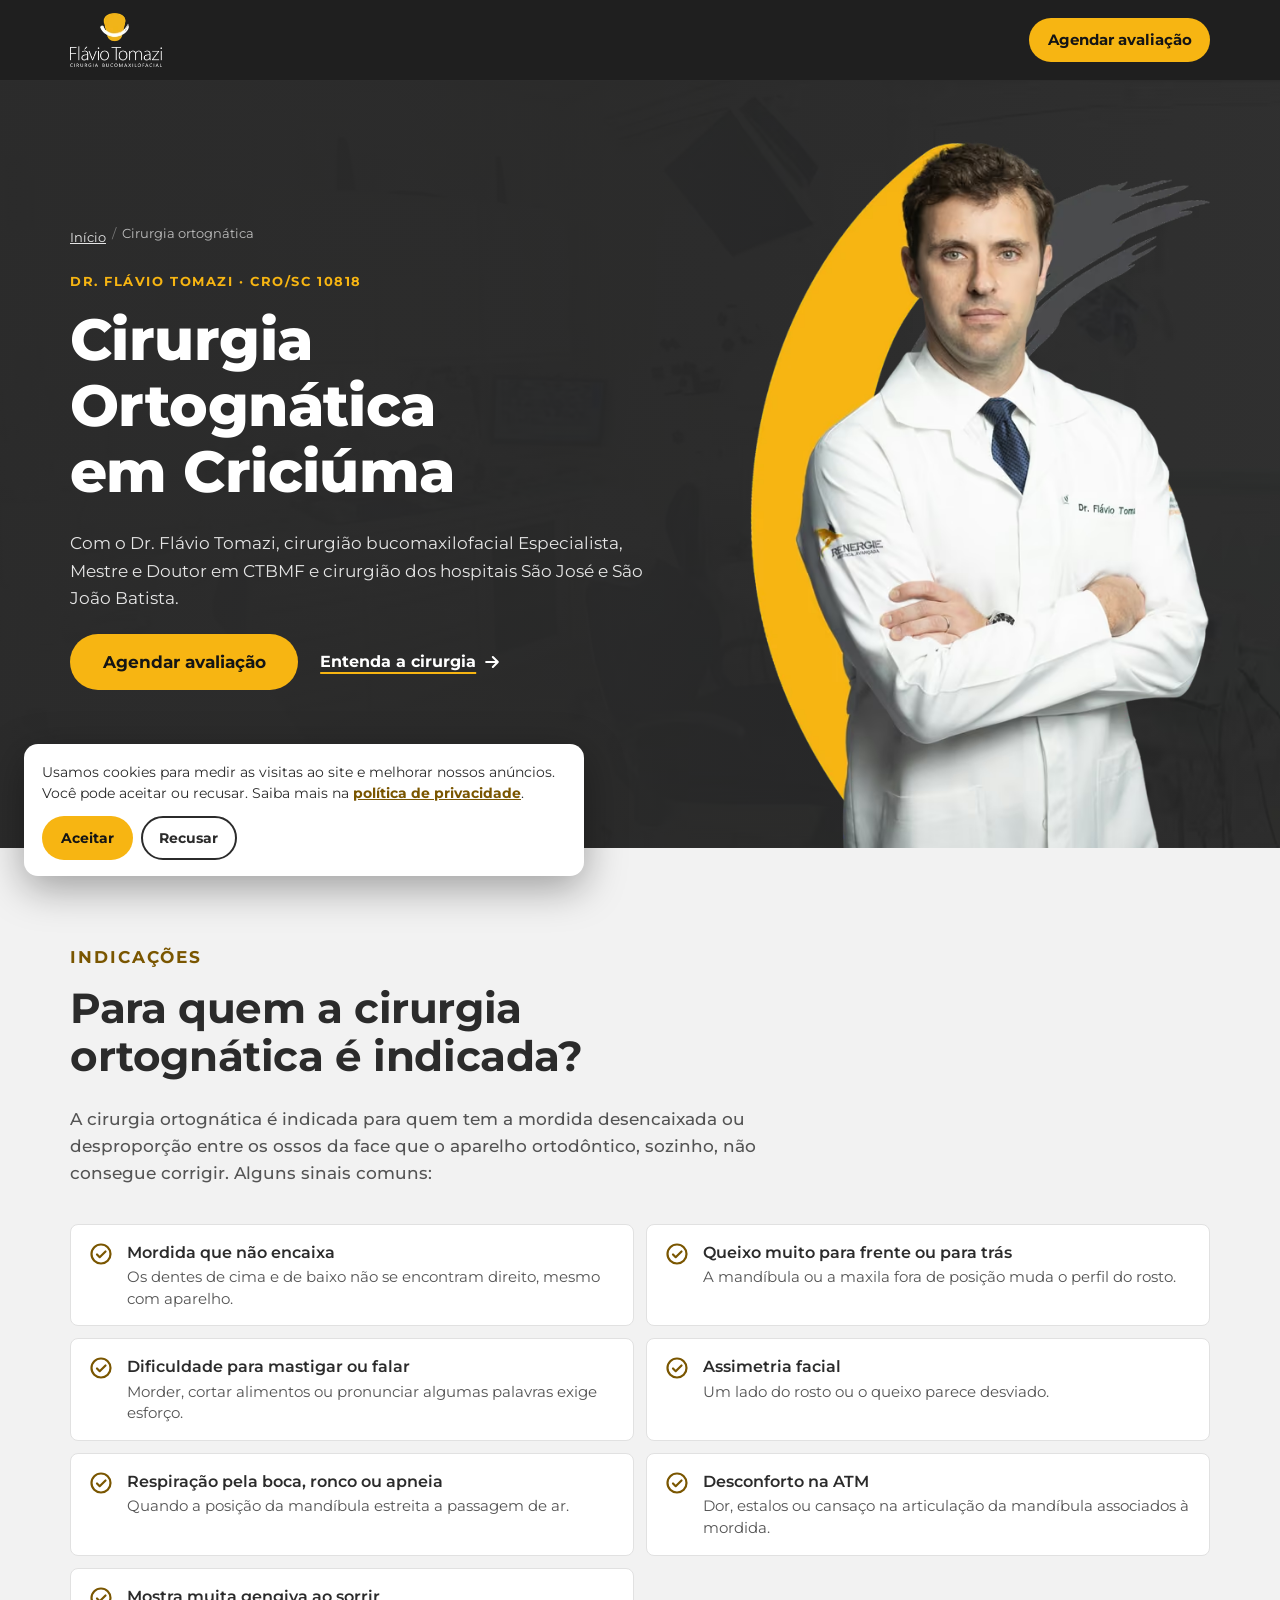
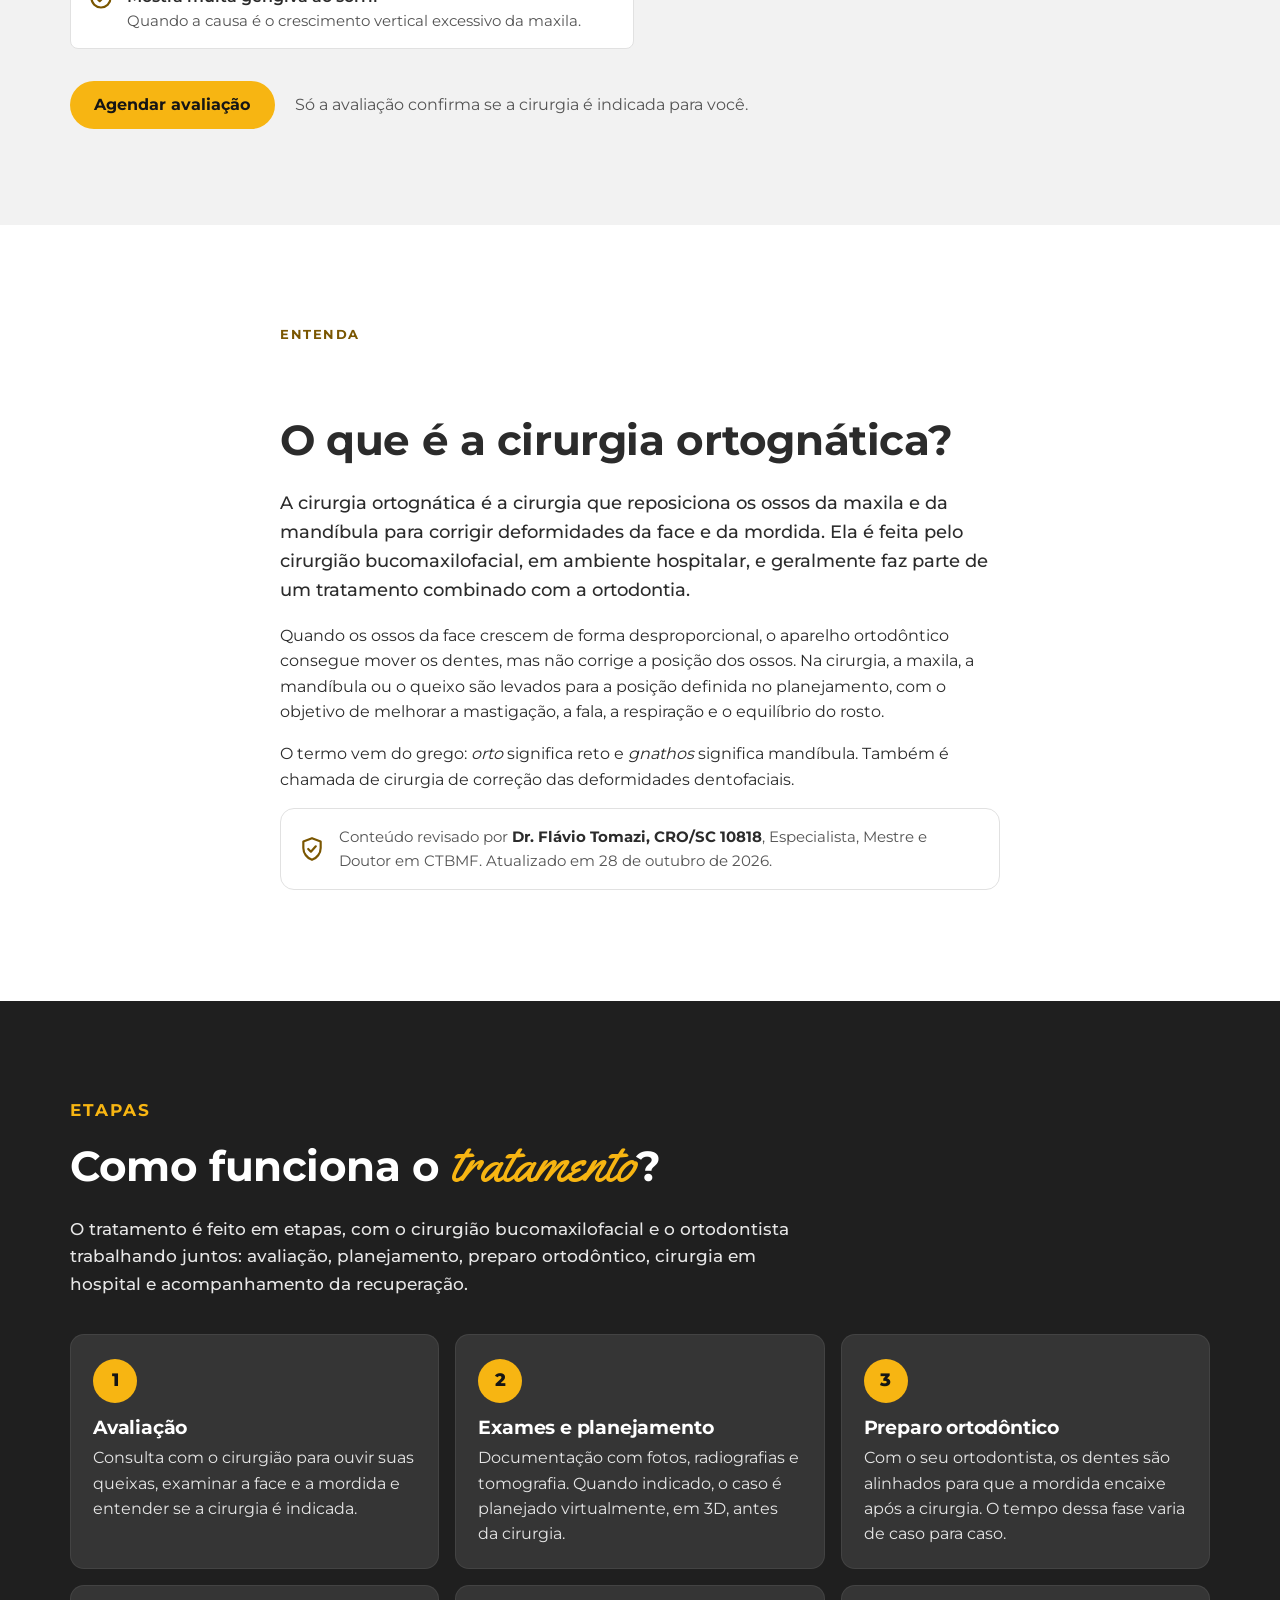
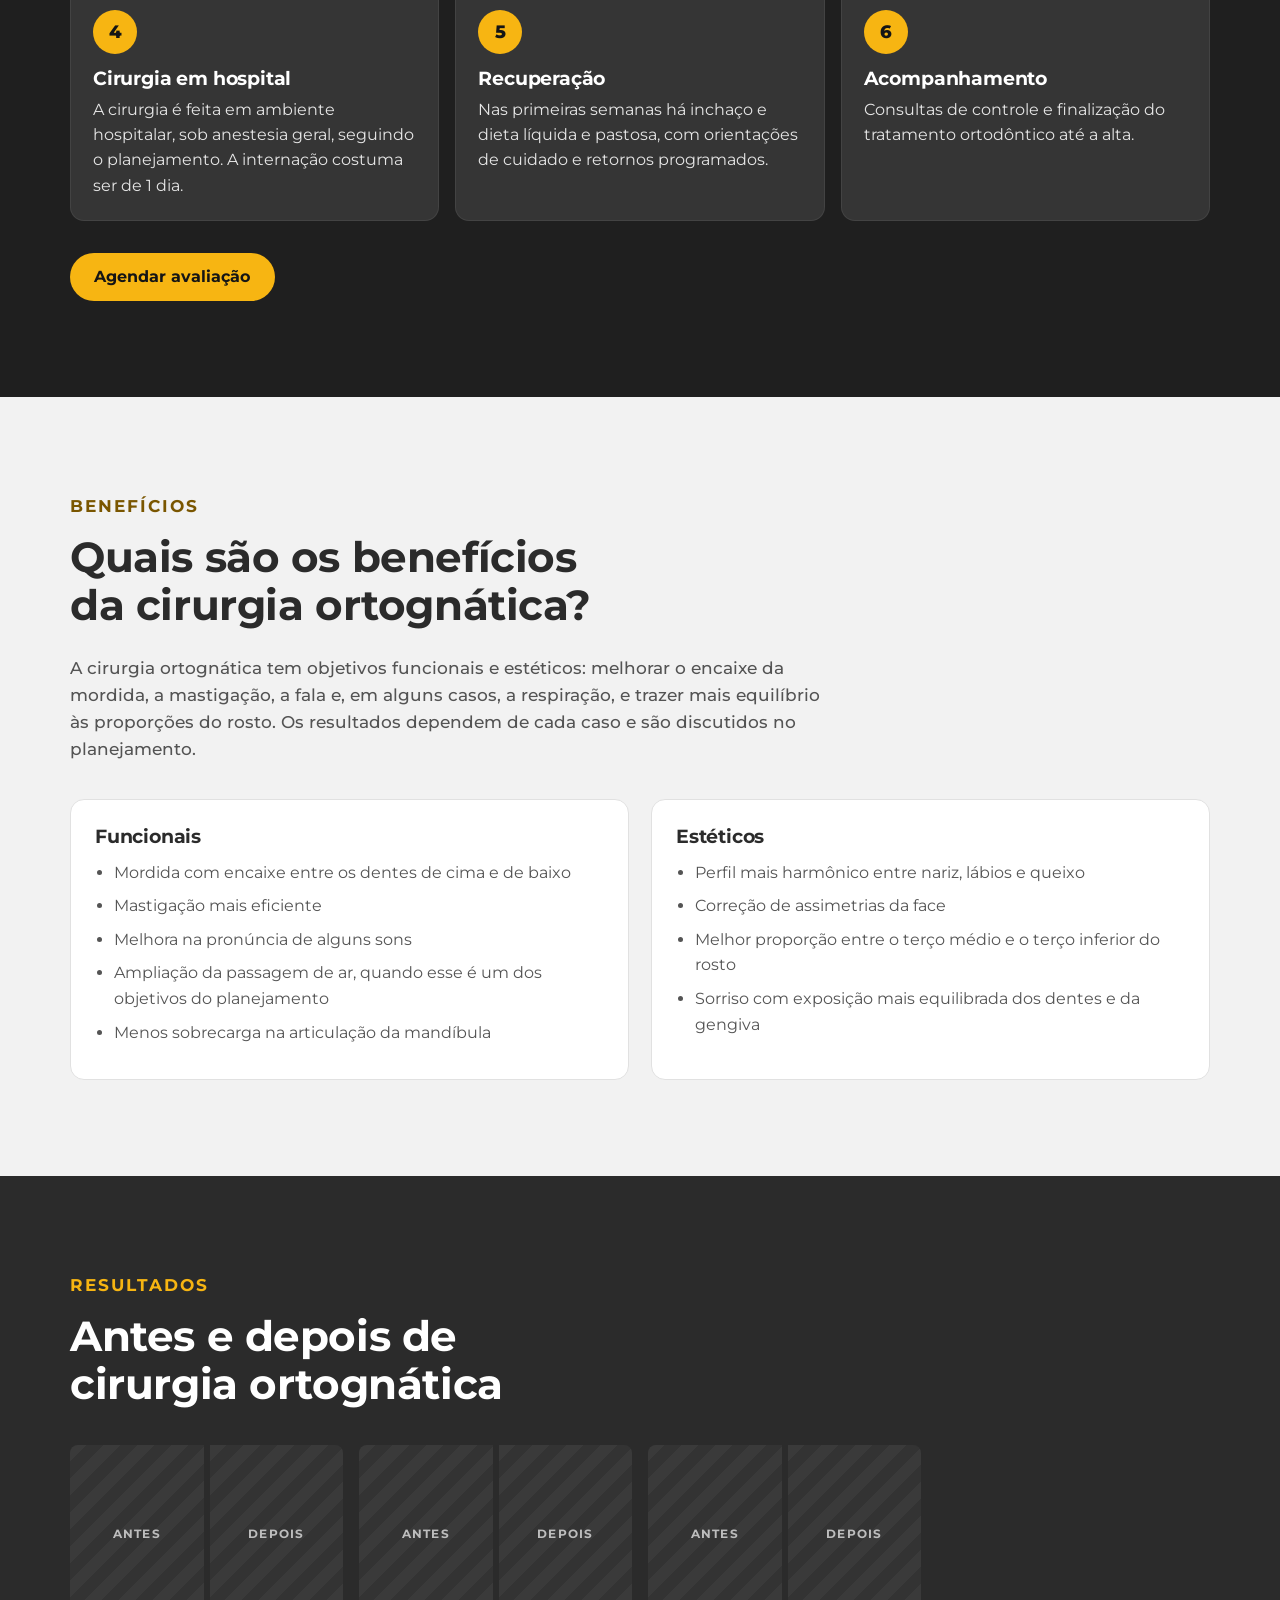
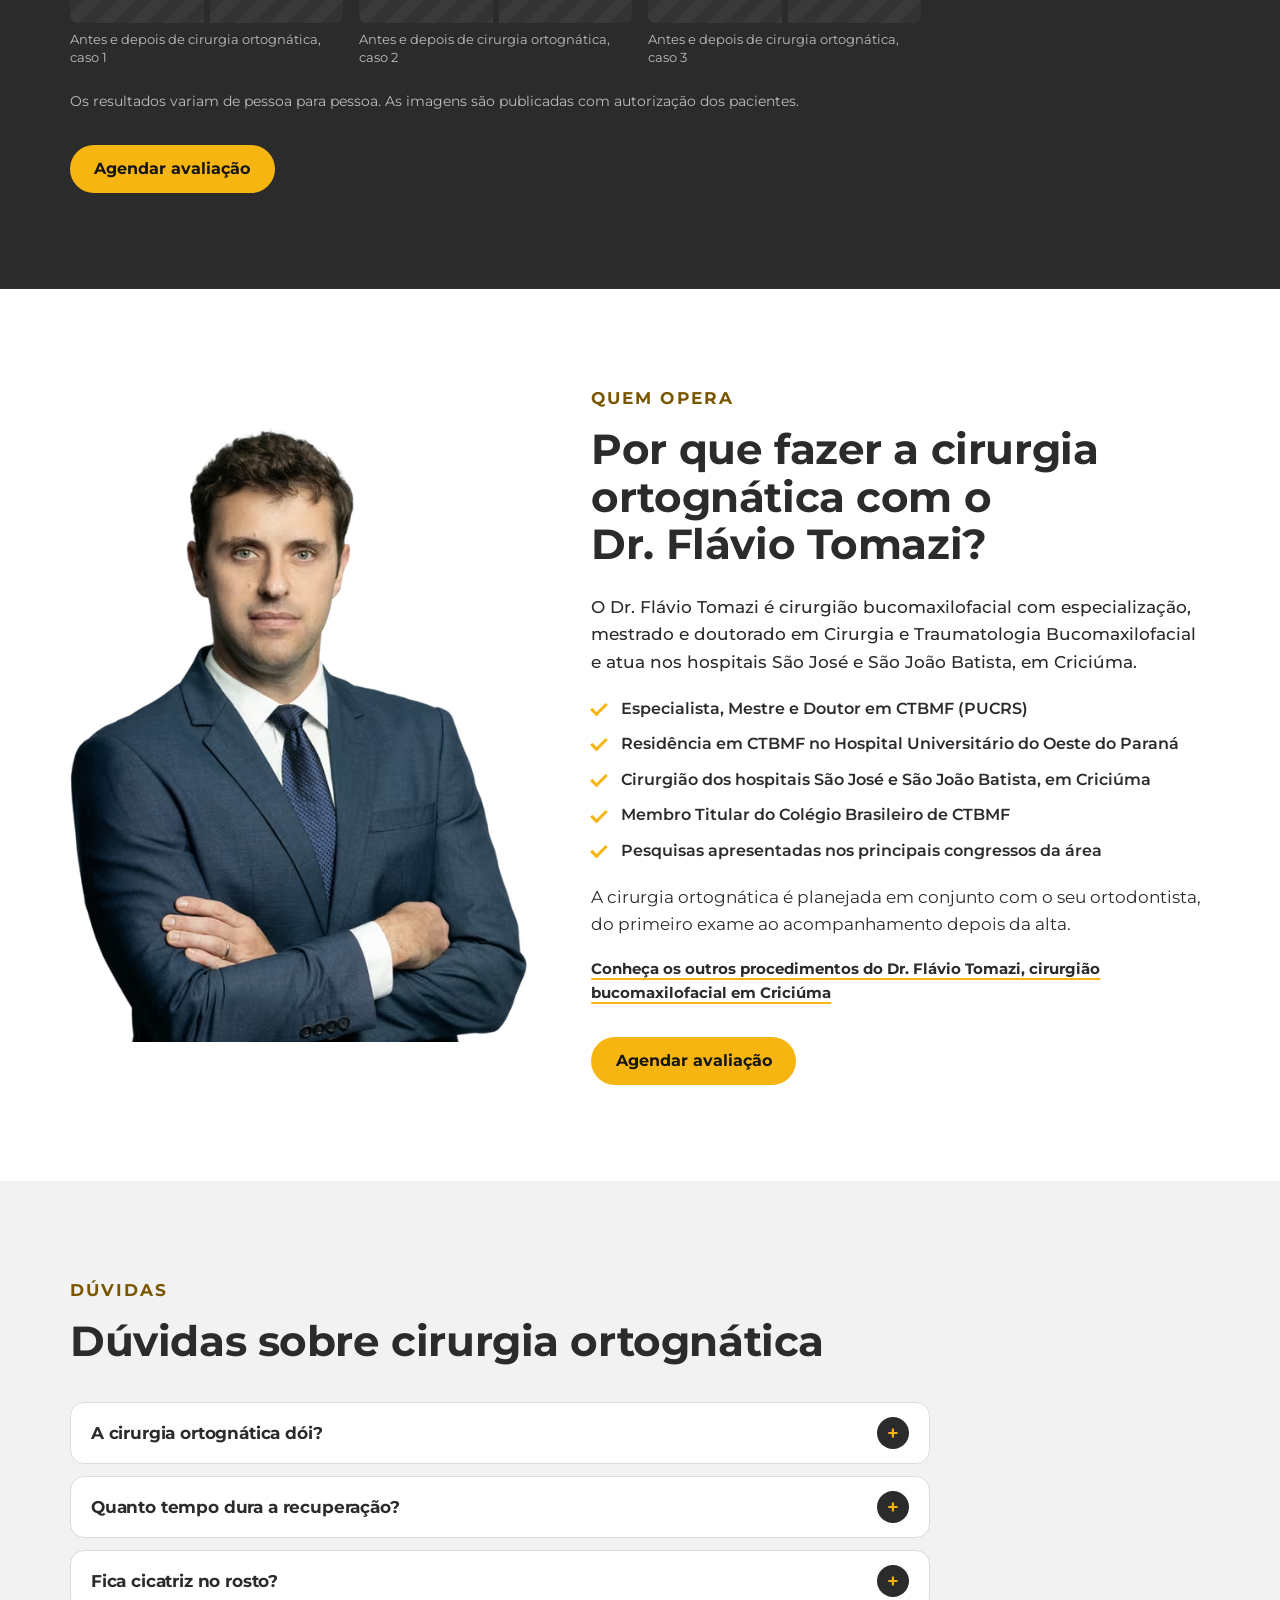
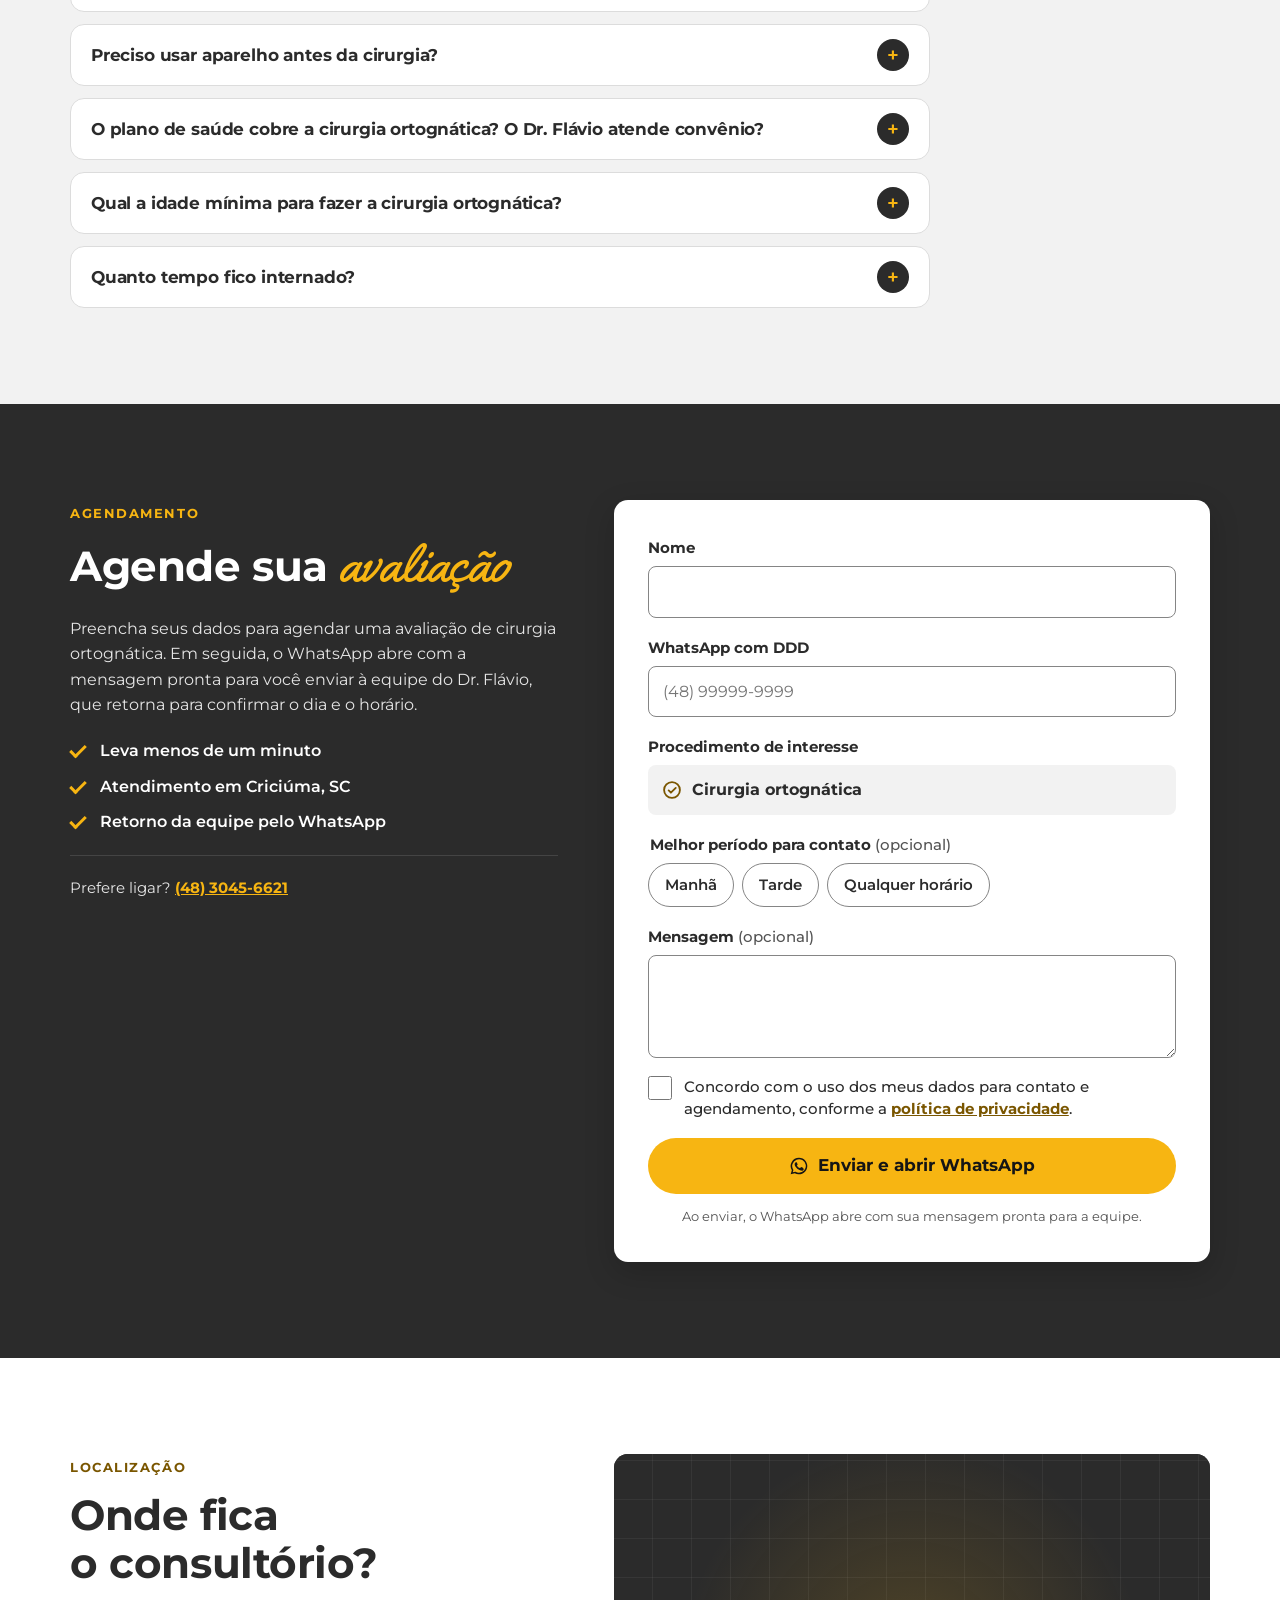
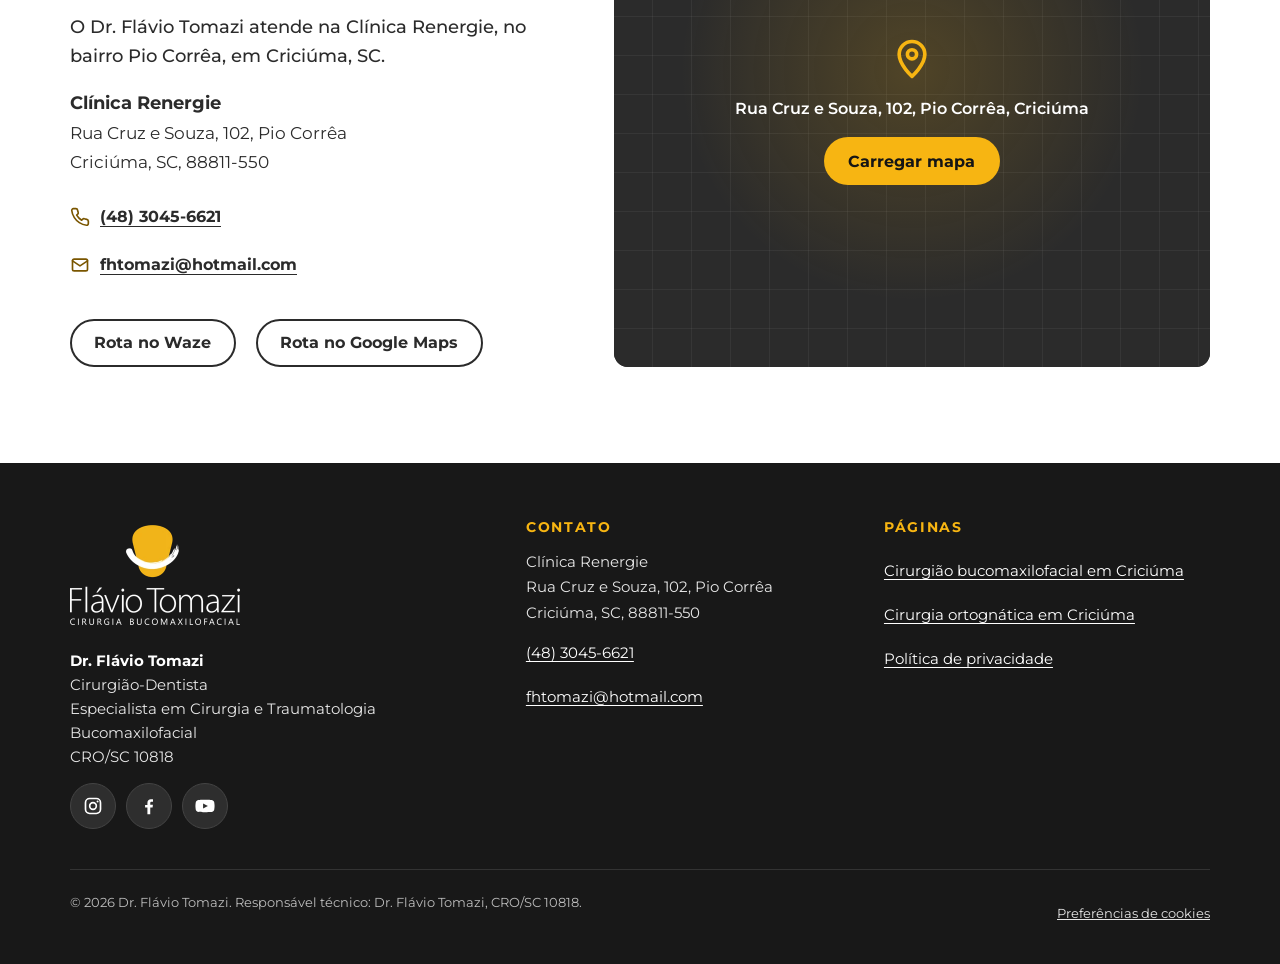
<file: cirurgia-ortognatica/index.html>
<!doctype html>
<html lang="pt-BR">
<head>
  <meta charset="utf-8">
  <meta name="viewport" content="width=device-width, initial-scale=1">
  <title>Cirurgia Ortognática em Criciúma | Dr. Flávio Tomazi</title>
  <meta name="description" content="Cirurgia ortognática em Criciúma com o Dr. Flávio Tomazi, Especialista, Mestre e Doutor em CTBMF. Entenda indicações e etapas e agende sua avaliação.">
  <link rel="canonical" href="https://www.flaviotomazi.com.br/cirurgia-ortognatica/">
  <meta property="og:type" content="website">
  <meta property="og:locale" content="pt_BR">
  <meta property="og:site_name" content="Dr. Flávio Tomazi">
  <meta property="og:title" content="Cirurgia Ortognática em Criciúma | Dr. Flávio Tomazi">
  <meta property="og:description" content="Cirurgia ortognática em Criciúma com o Dr. Flávio Tomazi, Especialista, Mestre e Doutor em CTBMF. Entenda indicações e etapas e agende sua avaliação.">
  <meta property="og:url" content="https://www.flaviotomazi.com.br/cirurgia-ortognatica/">
  <meta property="og:image" content="https://www.flaviotomazi.com.br/assets/img/og/og-flavio-tomazi.jpg">
  <meta property="og:image:width" content="1200">
  <meta property="og:image:height" content="630">
  <meta property="og:image:alt" content="Dr. Flávio Tomazi, cirurgião bucomaxilofacial em Criciúma">
  <meta name="twitter:card" content="summary_large_image">
  <meta name="twitter:title" content="Cirurgia Ortognática em Criciúma | Dr. Flávio Tomazi">
  <meta name="twitter:description" content="Cirurgia ortognática em Criciúma com o Dr. Flávio Tomazi, Especialista, Mestre e Doutor em CTBMF. Entenda indicações e etapas e agende sua avaliação.">
  <meta name="twitter:image" content="https://www.flaviotomazi.com.br/assets/img/og/og-flavio-tomazi.jpg">
  <!-- bloco:head -->
  <meta name="theme-color" content="#1f1f1f">
  <meta name="format-detection" content="telephone=no">
  <link rel="icon" href="/favicon.ico" sizes="48x48">
  <link rel="icon" href="/assets/img/icons/favicon-32.png" type="image/png" sizes="32x32">
  <link rel="apple-touch-icon" href="/assets/img/icons/apple-touch-icon.png">
  <link rel="manifest" href="/site.webmanifest">
  <link rel="preload" href="/assets/fonts/montserrat-latin-var.woff2" as="font" type="font/woff2" crossorigin>
  <link rel="preconnect" href="https://www.googletagmanager.com">
  <script src="/assets/js/config.js?v=b8942a7c"></script>
  <script>
  (function(){var d=document.documentElement;d.className+=' js';
  window.dataLayer=window.dataLayer||[];window.gtag=function(){window.dataLayer.push(arguments);};
  var c=null;try{c=window.localStorage.getItem('ft_consentimento');}catch(e){}
  var g=c==='granted'?'granted':'denied';
  gtag('consent','default',{ad_storage:g,ad_user_data:g,ad_personalization:g,analytics_storage:g,functionality_storage:'granted',security_storage:'granted',wait_for_update:500});
  gtag('set','ads_data_redaction',true);gtag('set','url_passthrough',true);
  var cfg=window.SITE_CONFIG||{},id=cfg.GTM_ID;if(!id)return;
  function carregar(){if(window.__gtmCarregado)return;window.__gtmCarregado=true;
  (function(w,d,s,l,i){w[l]=w[l]||[];w[l].push({'gtm.start':new Date().getTime(),event:'gtm.js'});var f=d.getElementsByTagName(s)[0],j=d.createElement(s),dl=l!='dataLayer'?'&l='+l:'';j.async=true;j.src='https://www.googletagmanager.com/gtm.js?id='+i+dl;f.parentNode.insertBefore(j,f);})(window,document,'script','dataLayer',id);}
  if(cfg.GTM_CARREGAMENTO==='imediato'||d.hasAttribute('data-gtm-imediato')){carregar();return;}
  var evs=['pointerdown','keydown','touchstart','scroll','mousemove'];
  function gatilho(){evs.forEach(function(e){window.removeEventListener(e,gatilho,true);});carregar();}
  evs.forEach(function(e){window.addEventListener(e,gatilho,{capture:true,passive:true});});
  window.addEventListener('load',function(){setTimeout(carregar,cfg.GTM_ATRASO_MS||3500);});
  })();
  </script>
  <!-- /bloco:head -->
  <link rel="preload" as="image" type="image/avif" imagesrcset="/assets/img/dr/dr-flavio-jaleco-360.avif 360w, /assets/img/dr/dr-flavio-jaleco-540.avif 540w, /assets/img/dr/dr-flavio-jaleco-720.avif 720w, /assets/img/dr/dr-flavio-jaleco-965.avif 965w" imagesizes="(min-width: 900px) 440px, 320px" fetchpriority="high">
  <!-- bloco:critical -->
  <style>@font-face{font-family:"Montserrat";src:url(/assets/fonts/montserrat-latin-var.woff2) format("woff2");font-weight:100 900;font-style:normal;font-display:swap}
@font-face{font-family:"Montserrat Fallback";src:local("Arial");size-adjust:113%;ascent-override:85%;descent-override:22%;line-gap-override:0%}
@font-face{font-family:"Yellowtail";src:url(/assets/fonts/yellowtail-latin-400.woff2) format("woff2");font-weight:400;font-style:normal;font-display:swap}
:root{--grafite:#2b2b2b;--grafite-escuro:#1f1f1f;--grafite-medio:#353535;--grafite-linha:#444;--ambar:#f7b512;--ambar-claro:#ffc93d;--claro:#f2f2f2;--branco:#fff;--texto:#2b2b2b;--texto-suave:#545454;--texto-inv:#e6e6e6;--texto-inv-suave:#bdbdbd;--erro:#b3261e;--erro-inv:#ff9b93;--fonte:"Montserrat","Montserrat Fallback",Arial,sans-serif;--fonte-script:"Yellowtail",cursive;--raio:14px;--raio-p:8px;--sombra:0 10px 30px rgba(0,0,0,.18);--topo-h:68px;--container:1180px}
*,*::before,*::after{box-sizing:border-box}
html{-webkit-text-size-adjust:100%;scroll-padding-top:calc(var(--topo-h) + 12px)}
@media (prefers-reduced-motion:no-preference){html{scroll-behavior:smooth}}
body{margin:0;font-family:var(--fonte);font-size:1rem;line-height:1.6;color:var(--texto);background:var(--grafite);-webkit-font-smoothing:antialiased;text-rendering:optimizeLegibility}
img,picture,svg,iframe{display:block;max-width:100%}
img{height:auto}
a{color:inherit}
h1,h2,h3{line-height:1.15;margin:0 0 .6em;font-weight:700;letter-spacing:-.01em;text-wrap:balance}
p{margin:0 0 1em}
.container{width:100%;max-width:var(--container);margin-inline:auto;padding-inline:20px}
.pular{position:absolute;left:12px;top:-100px;z-index:200;background:var(--ambar);color:#111;padding:12px 16px;border-radius:var(--raio-p);font-weight:700;text-decoration:none}
.pular:focus{top:12px}
:focus-visible{outline:3px solid var(--ambar);outline-offset:3px}
.script{font-family:var(--fonte-script);font-weight:400;color:var(--ambar);font-size:1.25em;letter-spacing:0;line-height:1}
.visualmente-oculto{position:absolute!important;width:1px;height:1px;padding:0;margin:-1px;overflow:hidden;clip:rect(0,0,0,0);white-space:nowrap;border:0}
.btn{display:inline-flex;align-items:center;justify-content:center;gap:.5em;min-height:48px;padding:.75em 1.4em;border-radius:999px;border:2px solid transparent;font:inherit;font-weight:700;font-size:1rem;line-height:1.2;text-decoration:none;cursor:pointer;transition:background-color .2s,color .2s,border-color .2s,transform .2s}
.btn-primario{background:var(--ambar);color:#151515}
.btn-primario:hover{background:var(--ambar-claro)}
.btn-contorno{border-color:currentColor;background:transparent;color:inherit}
.btn-grande{min-height:56px;padding:.9em 1.8em;font-size:1.0625rem}
.btn svg{width:20px;height:20px;flex:none}
.topo{position:sticky;top:0;z-index:50;background:rgba(31,31,31,.97);border-bottom:1px solid rgba(255,255,255,.06);color:var(--branco)}
.topo-inner{display:flex;flex-wrap:wrap;align-items:center;gap:8px 16px;min-height:var(--topo-h)}
.js .topo-inner{flex-wrap:nowrap}
.logo{display:block;flex:none;padding:6px 0}
.logo img{height:46px;width:auto}
.nav-principal{margin-left:auto}
.menu{list-style:none;margin:0;padding:0;display:flex;flex-wrap:wrap;gap:0 16px}
.menu a{display:inline-flex;align-items:center;min-height:44px;text-decoration:none;font-weight:600;font-size:.9375rem;color:var(--texto-inv)}
.menu a:hover{color:var(--ambar)}
.menu-toggle{display:none}
.btn-topo{display:none;min-height:44px;padding:.55em 1.1em;font-size:.9375rem}
.js .nav-principal{order:3;margin-left:auto}
.js .menu-toggle{display:inline-flex;align-items:center;justify-content:center;width:48px;height:48px;background:transparent;border:1px solid var(--grafite-linha);border-radius:var(--raio-p);color:var(--branco);cursor:pointer}
.js .menu-toggle svg{width:24px;height:24px}
.js .menu{display:none;position:absolute;left:0;right:0;top:100%;flex-direction:column;gap:0;padding:8px 20px 20px;background:var(--grafite-escuro);border-bottom:1px solid var(--grafite-linha);box-shadow:var(--sombra)}
.js .menu.aberto{display:flex}
.js .menu a{min-height:48px;width:100%;border-bottom:1px solid rgba(255,255,255,.06);font-size:1rem}
.topo-simples .topo-inner{justify-content:space-between}
.topo-simples .btn-topo{display:inline-flex}
@media (min-width:600px){.btn-topo{display:inline-flex;margin-left:auto}.js .nav-principal{margin-left:0}.topo-inner{gap:8px 20px}}
@media (min-width:1000px){:root{--topo-h:80px}.logo img{height:54px}.js .menu-toggle{display:none}.js .nav-principal{order:0;margin-left:auto}.btn-topo{margin-left:0}.js .menu{display:flex;position:static;flex-direction:row;padding:0;background:none;border:0;box-shadow:none;gap:4px 22px}.js .menu a{min-height:44px;width:auto;border:0;font-size:.9375rem}}
.hero{position:relative;overflow:hidden;color:var(--branco);background:var(--grafite)}
.hero-grid{display:grid;gap:8px;padding-top:36px}
.eyebrow{display:inline-block;font-size:.8125rem;font-weight:700;letter-spacing:.12em;text-transform:uppercase;color:var(--ambar);margin-bottom:14px}
.hero h1{font-size:clamp(2.05rem,8.4vw,3.6rem);font-weight:800;margin-bottom:.45em}
.hero-sub{font-size:1.0625rem;color:var(--texto-inv);max-width:38em}
.hero-acoes{display:flex;flex-wrap:wrap;align-items:center;gap:12px 22px;margin-top:22px}
.link-seta{display:inline-flex;align-items:center;gap:6px;min-height:44px;font-weight:700;color:var(--branco);text-underline-offset:5px;text-decoration-color:var(--ambar);text-decoration-thickness:2px}
.hero-foto{position:relative;justify-self:center;width:min(100%,340px);margin-top:16px}
.hero-foto::before{content:"";position:absolute;left:8%;right:-6%;bottom:0;aspect-ratio:1;border-radius:50%;background:var(--ambar)}
.hero-foto img{position:relative;width:100%;height:auto}
.hero-foto.sem-disco::before{display:none}
.trilha{font-size:.8125rem;color:var(--texto-inv-suave);margin-bottom:16px}
.trilha ol{list-style:none;display:flex;flex-wrap:wrap;gap:6px;margin:0;padding:0}
.trilha li+li::before{content:"/";margin-right:6px;color:#777}
.trilha a{color:var(--texto-inv);display:inline-block;padding:4px 0}
.hero-autoria{font-size:.875rem;color:var(--texto-inv-suave);margin-top:18px}
@media (min-width:900px){.hero{background:var(--grafite) url(/assets/img/fundo/consultorio-1920.webp) center/cover no-repeat;background-image:image-set(url(/assets/img/fundo/consultorio-1920.avif) type("image/avif"),url(/assets/img/fundo/consultorio-1920.webp) type("image/webp"))}.hero::after{content:"";position:absolute;inset:0;background:linear-gradient(90deg,rgba(43,43,43,.96) 0%,rgba(43,43,43,.82) 50%,rgba(43,43,43,.35) 100%);pointer-events:none}.hero-grid{position:relative;z-index:1;grid-template-columns:1.1fr .9fr;align-items:end;gap:40px;padding-top:56px}.hero-texto{padding-bottom:72px;align-self:center}.hero-foto{width:100%;max-width:460px;margin-top:0;justify-self:end}}</style>
  <!-- /bloco:critical -->
  <link rel="stylesheet" href="/assets/css/style.css?v=83cfcf03" media="print" onload="this.media='all'">
  <noscript><link rel="stylesheet" href="/assets/css/style.css?v=83cfcf03"></noscript>
  <script type="application/ld+json">
{
  "@context": "https://schema.org",
  "@graph": [
    {
      "@type": "MedicalWebPage",
      "@id": "https://www.flaviotomazi.com.br/cirurgia-ortognatica/#webpage",
      "url": "https://www.flaviotomazi.com.br/cirurgia-ortognatica/",
      "name": "Cirurgia Ortognática em Criciúma | Dr. Flávio Tomazi",
      "description": "Cirurgia ortognática em Criciúma com o Dr. Flávio Tomazi, Especialista, Mestre e Doutor em CTBMF. Entenda indicações e etapas e agende sua avaliação.",
      "inLanguage": "pt-BR",
      "isPartOf": {
        "@id": "https://www.flaviotomazi.com.br/#website"
      },
      "breadcrumb": {
        "@id": "https://www.flaviotomazi.com.br/cirurgia-ortognatica/#breadcrumb"
      },
      "about": {
        "@type": "MedicalProcedure",
        "@id": "https://www.flaviotomazi.com.br/cirurgia-ortognatica/#procedimento",
        "name": "Cirurgia ortognática",
        "alternateName": "Cirurgia de reposicionamento da maxila e da mandíbula",
        "procedureType": "https://schema.org/SurgicalProcedure",
        "bodyLocation": "Maxila e mandíbula",
        "description": "Cirurgia que reposiciona os ossos da maxila e da mandíbula para corrigir deformidades da face e da mordida, feita por cirurgião bucomaxilofacial em ambiente hospitalar, geralmente em conjunto com a ortodontia."
      },
      "audience": {
        "@type": "Patient"
      },
      "specialty": "https://schema.org/Dentistry",
      "author": {
        "@id": "https://www.flaviotomazi.com.br/#dr-flavio"
      },
      "reviewedBy": {
        "@id": "https://www.flaviotomazi.com.br/#dr-flavio"
      },
      "lastReviewed": "2026-10-28",
      "dateModified": "2026-10-28",
      "primaryImageOfPage": {
        "@type": "ImageObject",
        "url": "https://www.flaviotomazi.com.br/assets/img/og/og-flavio-tomazi.jpg",
        "width": 1200,
        "height": 630
      }
    },
    {
      "@type": "BreadcrumbList",
      "@id": "https://www.flaviotomazi.com.br/cirurgia-ortognatica/#breadcrumb",
      "itemListElement": [
        {
          "@type": "ListItem",
          "position": 1,
          "name": "Início",
          "item": "https://www.flaviotomazi.com.br/"
        },
        {
          "@type": "ListItem",
          "position": 2,
          "name": "Cirurgia ortognática",
          "item": "https://www.flaviotomazi.com.br/cirurgia-ortognatica/"
        }
      ]
    },
    {
      "@type": "FAQPage",
      "@id": "https://www.flaviotomazi.com.br/cirurgia-ortognatica/#faq",
      "mainEntity": [
        {
          "@type": "Question",
          "name": "A cirurgia ortognática dói?",
          "acceptedAnswer": {
            "@type": "Answer",
            "text": "A cirurgia é feita sob anestesia geral, então o paciente não sente dor durante o procedimento. No pós-operatório é comum haver inchaço e desconforto, que são controlados com os medicamentos prescritos e com as orientações de cuidado. A intensidade varia de pessoa para pessoa."
          }
        },
        {
          "@type": "Question",
          "name": "Quanto tempo dura a recuperação?",
          "acceptedAnswer": {
            "@type": "Answer",
            "text": "A recuperação acontece em etapas. O inchaço é maior nos primeiros dias e diminui aos poucos nas semanas seguintes, e a alimentação começa com dieta líquida e pastosa antes de voltar ao normal. O tempo de afastamento das atividades e o prazo de recuperação completa variam conforme o tipo de cirurgia e são explicados na consulta."
          }
        },
        {
          "@type": "Question",
          "name": "Fica cicatriz no rosto?",
          "acceptedAnswer": {
            "@type": "Answer",
            "text": "Na maioria dos casos, os acessos da cirurgia ortognática são feitos por dentro da boca, sem cortes na pele do rosto. A técnica indicada depende do planejamento de cada paciente e é explicada na avaliação."
          }
        },
        {
          "@type": "Question",
          "name": "Preciso usar aparelho antes da cirurgia?",
          "acceptedAnswer": {
            "@type": "Answer",
            "text": "Na maioria dos casos, sim. O tratamento ortodôntico antes da cirurgia alinha os dentes para que a mordida encaixe depois que os ossos forem reposicionados, e o aparelho costuma continuar por um período após a cirurgia para os ajustes finais. O planejamento é feito em conjunto com o seu ortodontista."
          }
        },
        {
          "@type": "Question",
          "name": "O plano de saúde cobre a cirurgia ortognática? O Dr. Flávio atende convênio?",
          "acceptedAnswer": {
            "@type": "Answer",
            "text": "Planos de saúde com cobertura hospitalar costumam cobrir a cirurgia ortognática quando há indicação funcional, mediante relatório e exames, mas a cobertura depende do seu contrato. As formas de atendimento do Dr. Flávio, particular e por convênio, são confirmadas pela equipe no agendamento."
          }
        },
        {
          "@type": "Question",
          "name": "Qual a idade mínima para fazer a cirurgia ortognática?",
          "acceptedAnswer": {
            "@type": "Answer",
            "text": "A cirurgia costuma ser indicada depois que o crescimento dos ossos da face termina, o que em geral acontece no fim da adolescência ou no início da vida adulta. A idade adequada é avaliada caso a caso, com base em exames."
          }
        },
        {
          "@type": "Question",
          "name": "Quanto tempo fico internado?",
          "acceptedAnswer": {
            "@type": "Answer",
            "text": "A cirurgia ortognática é feita em hospital, e a internação costuma ser de 1 dia. O tempo pode variar conforme o tipo de cirurgia e a recuperação de cada paciente e é confirmado no planejamento."
          }
        }
      ]
    },
    {
      "@type": [
        "Dentist",
        "MedicalBusiness",
        "MedicalClinic"
      ],
      "@id": "https://www.flaviotomazi.com.br/#dentist",
      "name": "Dr. Flávio Tomazi | Cirurgia Bucomaxilofacial",
      "url": "https://www.flaviotomazi.com.br/",
      "telephone": "+55-48-3045-6621",
      "address": {
        "@type": "PostalAddress",
        "streetAddress": "Rua Cruz e Souza, 102, Pio Corrêa (Clínica Renergie)",
        "addressLocality": "Criciúma",
        "addressRegion": "SC",
        "postalCode": "88811-550",
        "addressCountry": "BR"
      },
      "image": "https://www.flaviotomazi.com.br/assets/img/og/og-flavio-tomazi.jpg"
    },
    {
      "@type": "Person",
      "@id": "https://www.flaviotomazi.com.br/#dr-flavio",
      "name": "Flávio Tomazi",
      "honorificPrefix": "Dr.",
      "jobTitle": "Cirurgião-Dentista Bucomaxilofacial",
      "url": "https://www.flaviotomazi.com.br/#sobre"
    }
  ]
}
  </script>
</head>
<body class="com-barra">
  <!-- bloco:gtm-noscript -->
  <noscript><iframe src="https://www.googletagmanager.com/ns.html?id=GTM-TVGSS6TM" height="0" width="0" style="display:none;visibility:hidden" title="Google Tag Manager"></iframe></noscript>
  <!-- /bloco:gtm-noscript -->
  <!-- bloco:header-lp -->
  <a class="pular" href="#conteudo">Pular para o conteúdo</a>
  <header class="topo topo-simples" data-secao="header">
    <div class="container topo-inner">
      <a class="logo" href="/">
        <picture>
          <source type="image/webp" srcset="/assets/img/logo/logo-branco-170.webp">
          <img src="/assets/img/logo/logo-branco-170.png" width="170" height="100" alt="Dr. Flávio Tomazi, Cirurgia Bucomaxilofacial, página inicial">
        </picture>
      </a>
      <a class="btn btn-primario btn-topo js-cta" href="#agendar">Agendar avaliação</a>
    </div>
  </header>
  <!-- /bloco:header-lp -->
  <main id="conteudo">
    <section class="hero" id="inicio" aria-labelledby="titulo-principal">
      <div class="container hero-grid">
        <div class="hero-texto">
          <nav class="trilha" aria-label="Você está em">
            <ol>
              <li><a href="/">Início</a></li>
              <li aria-current="page">Cirurgia ortognática</li>
            </ol>
          </nav>
          <p class="eyebrow">Dr. Flávio Tomazi · CRO/SC 10818</p>
          <h1 id="titulo-principal">Cirurgia Ortognática em Criciúma</h1>
          <p class="hero-sub">Com o Dr. Flávio Tomazi, cirurgião bucomaxilofacial Especialista, Mestre e Doutor em CTBMF e cirurgião dos hospitais São José e São João Batista.</p>
          <div class="hero-acoes">
            <a class="btn btn-primario btn-grande js-cta" href="#agendar" data-procedimento="Cirurgia ortognática">Agendar avaliação</a>
            <a class="link-seta" href="#o-que-e">Entenda a cirurgia <svg width="20" height="20" viewBox="0 0 24 24" fill="none" stroke="currentColor" stroke-width="2.5" stroke-linecap="round" stroke-linejoin="round" aria-hidden="true"><path d="M5 12h14M13 6l6 6-6 6"/></svg></a>
          </div>
        </div>
        <div class="hero-foto sem-disco">
          <picture>
            <source type="image/avif" srcset="/assets/img/dr/dr-flavio-jaleco-360.avif 360w, /assets/img/dr/dr-flavio-jaleco-540.avif 540w, /assets/img/dr/dr-flavio-jaleco-720.avif 720w, /assets/img/dr/dr-flavio-jaleco-965.avif 965w" sizes="(min-width: 900px) 440px, 320px">
            <source type="image/webp" srcset="/assets/img/dr/dr-flavio-jaleco-360.webp 360w, /assets/img/dr/dr-flavio-jaleco-540.webp 540w, /assets/img/dr/dr-flavio-jaleco-720.webp 720w, /assets/img/dr/dr-flavio-jaleco-965.webp 965w" sizes="(min-width: 900px) 440px, 320px">
            <img src="/assets/img/dr/dr-flavio-jaleco-720.webp" width="965" height="1493" alt="Dr. Flávio Tomazi, cirurgião bucomaxilofacial, de jaleco e com os braços cruzados" fetchpriority="high">
          </picture>
        </div>
      </div>
    </section>

    <section class="secao secao-clara" id="indicacoes" aria-labelledby="titulo-indicacoes">
      <div class="container">
        <div class="secao-cabecalho">
          <p class="eyebrow">Indicações</p>
          <h2 id="titulo-indicacoes">Para quem a cirurgia ortognática é indicada?</h2>
          <p class="resposta-direta">A cirurgia ortognática é indicada para quem tem a mordida desencaixada ou desproporção entre os ossos da face que o aparelho ortodôntico, sozinho, não consegue corrigir. Alguns sinais comuns:</p>
        </div>
        <ul class="lista-sinais">
          <li><svg viewBox="0 0 24 24" fill="none" stroke="currentColor" stroke-width="2.2" stroke-linecap="round" stroke-linejoin="round" aria-hidden="true"><circle cx="12" cy="12" r="9.5"/><path d="m8 12.5 2.7 2.7L16.5 9.5"/></svg><div>Mordida que não encaixa<span>Os dentes de cima e de baixo não se encontram direito, mesmo com aparelho.</span></div></li>
          <li><svg viewBox="0 0 24 24" fill="none" stroke="currentColor" stroke-width="2.2" stroke-linecap="round" stroke-linejoin="round" aria-hidden="true"><circle cx="12" cy="12" r="9.5"/><path d="m8 12.5 2.7 2.7L16.5 9.5"/></svg><div>Queixo muito para frente ou para trás<span>A mandíbula ou a maxila fora de posição muda o perfil do rosto.</span></div></li>
          <li><svg viewBox="0 0 24 24" fill="none" stroke="currentColor" stroke-width="2.2" stroke-linecap="round" stroke-linejoin="round" aria-hidden="true"><circle cx="12" cy="12" r="9.5"/><path d="m8 12.5 2.7 2.7L16.5 9.5"/></svg><div>Dificuldade para mastigar ou falar<span>Morder, cortar alimentos ou pronunciar algumas palavras exige esforço.</span></div></li>
          <li><svg viewBox="0 0 24 24" fill="none" stroke="currentColor" stroke-width="2.2" stroke-linecap="round" stroke-linejoin="round" aria-hidden="true"><circle cx="12" cy="12" r="9.5"/><path d="m8 12.5 2.7 2.7L16.5 9.5"/></svg><div>Assimetria facial<span>Um lado do rosto ou o queixo parece desviado.</span></div></li>
          <li><svg viewBox="0 0 24 24" fill="none" stroke="currentColor" stroke-width="2.2" stroke-linecap="round" stroke-linejoin="round" aria-hidden="true"><circle cx="12" cy="12" r="9.5"/><path d="m8 12.5 2.7 2.7L16.5 9.5"/></svg><div>Respiração pela boca, ronco ou apneia<span>Quando a posição da mandíbula estreita a passagem de ar.</span></div></li>
          <li><svg viewBox="0 0 24 24" fill="none" stroke="currentColor" stroke-width="2.2" stroke-linecap="round" stroke-linejoin="round" aria-hidden="true"><circle cx="12" cy="12" r="9.5"/><path d="m8 12.5 2.7 2.7L16.5 9.5"/></svg><div>Desconforto na ATM<span>Dor, estalos ou cansaço na articulação da mandíbula associados à mordida.</span></div></li>
          <li><svg viewBox="0 0 24 24" fill="none" stroke="currentColor" stroke-width="2.2" stroke-linecap="round" stroke-linejoin="round" aria-hidden="true"><circle cx="12" cy="12" r="9.5"/><path d="m8 12.5 2.7 2.7L16.5 9.5"/></svg><div>Mostra muita gengiva ao sorrir<span>Quando a causa é o crescimento vertical excessivo da maxila.</span></div></li>
        </ul>
        <div class="cta-linha">
          <a class="btn btn-primario js-cta" href="#agendar" data-procedimento="Cirurgia ortognática">Agendar avaliação</a>
          <span class="texto-suave">Só a avaliação confirma se a cirurgia é indicada para você.</span>
        </div>
      </div>
    </section>

    <section class="secao secao-branca" id="o-que-e" aria-labelledby="titulo-o-que-e">
      <div class="container prosa">
        <p class="eyebrow">Entenda</p>
        <h2 id="titulo-o-que-e">O que é a cirurgia ortognática?</h2>
        <p class="resposta-direta">A cirurgia ortognática é a cirurgia que reposiciona os ossos da maxila e da mandíbula para corrigir deformidades da face e da mordida. Ela é feita pelo cirurgião bucomaxilofacial, em ambiente hospitalar, e geralmente faz parte de um tratamento combinado com a ortodontia.</p>
        <p>Quando os ossos da face crescem de forma desproporcional, o aparelho ortodôntico consegue mover os dentes, mas não corrige a posição dos ossos. Na cirurgia, a maxila, a mandíbula ou o queixo são levados para a posição definida no planejamento, com o objetivo de melhorar a mastigação, a fala, a respiração e o equilíbrio do rosto.</p>
        <p>O termo vem do grego: <em>orto</em> significa reto e <em>gnathos</em> significa mandíbula. Também é chamada de cirurgia de correção das deformidades dentofaciais.</p>
        <p class="autoria"><svg viewBox="0 0 24 24" fill="none" stroke="currentColor" stroke-width="2" stroke-linecap="round" stroke-linejoin="round" aria-hidden="true"><path d="M12 2 4 5v6c0 5 3.4 9.4 8 11 4.6-1.6 8-6 8-11V5l-8-3z"/><path d="m8.5 12 2.5 2.5 4.5-5"/></svg><span>Conteúdo revisado por <strong>Dr. Flávio Tomazi, CRO/SC 10818</strong>, Especialista, Mestre e Doutor em CTBMF. Atualizado em <time datetime="2026-10-28">28 de outubro de 2026</time>.</span></p>
      </div>
    </section>

    <section class="secao secao-escura-2" id="como-funciona" aria-labelledby="titulo-como-funciona">
      <div class="container">
        <div class="secao-cabecalho">
          <p class="eyebrow">Etapas</p>
          <h2 id="titulo-como-funciona">Como funciona o <span class="script">tratamento</span>?</h2>
          <p class="resposta-direta">O tratamento é feito em etapas, com o cirurgião bucomaxilofacial e o ortodontista trabalhando juntos: avaliação, planejamento, preparo ortodôntico, cirurgia em hospital e acompanhamento da recuperação.</p>
        </div>
        <ol class="passos seis">
          <li><h3>Avaliação</h3><p>Consulta com o cirurgião para ouvir suas queixas, examinar a face e a mordida e entender se a cirurgia é indicada.</p></li>
          <li><h3>Exames e planejamento</h3><p>Documentação com fotos, radiografias e tomografia. Quando indicado, o caso é planejado virtualmente, em 3D, antes da cirurgia.</p></li>
          <li><!-- [CONFIRMAR COM O DR] duração média do preparo ortodôntico --><h3>Preparo ortodôntico</h3><p>Com o seu ortodontista, os dentes são alinhados para que a mordida encaixe após a cirurgia. O tempo dessa fase varia de caso para caso.</p></li>
          <li><h3>Cirurgia em hospital</h3><p>A cirurgia é feita em ambiente hospitalar, sob anestesia geral, seguindo o planejamento. A internação costuma ser de 1 dia.</p></li>
          <li><h3>Recuperação</h3><p>Nas primeiras semanas há inchaço e dieta líquida e pastosa, com orientações de cuidado e retornos programados.</p></li>
          <li><h3>Acompanhamento</h3><p>Consultas de controle e finalização do tratamento ortodôntico até a alta.</p></li>
        </ol>
        <div class="cta-linha">
          <a class="btn btn-primario js-cta" href="#agendar" data-procedimento="Cirurgia ortognática">Agendar avaliação</a>
        </div>
      </div>
    </section>

    <section class="secao secao-clara" id="beneficios" aria-labelledby="titulo-beneficios">
      <div class="container">
        <div class="secao-cabecalho">
          <p class="eyebrow">Benefícios</p>
          <h2 id="titulo-beneficios">Quais são os benefícios da cirurgia ortognática?</h2>
          <p class="resposta-direta">A cirurgia ortognática tem objetivos funcionais e estéticos: melhorar o encaixe da mordida, a mastigação, a fala e, em alguns casos, a respiração, e trazer mais equilíbrio às proporções do rosto. Os resultados dependem de cada caso e são discutidos no planejamento.</p>
        </div>
        <div class="duas-colunas">
          <div>
            <h3>Funcionais</h3>
            <ul>
              <li>Mordida com encaixe entre os dentes de cima e de baixo</li>
              <li>Mastigação mais eficiente</li>
              <li>Melhora na pronúncia de alguns sons</li>
              <li>Ampliação da passagem de ar, quando esse é um dos objetivos do planejamento</li>
              <li>Menos sobrecarga na articulação da mandíbula</li>
            </ul>
          </div>
          <div>
            <h3>Estéticos</h3>
            <ul>
              <li>Perfil mais harmônico entre nariz, lábios e queixo</li>
              <li>Correção de assimetrias da face</li>
              <li>Melhor proporção entre o terço médio e o terço inferior do rosto</li>
              <li>Sorriso com exposição mais equilibrada dos dentes e da gengiva</li>
            </ul>
          </div>
        </div>
      </div>
    </section>

    <section class="secao secao-escura" id="resultados" aria-labelledby="titulo-resultados">
      <div class="container">
        <div class="secao-cabecalho">
          <p class="eyebrow">Resultados</p>
          <h2 id="titulo-resultados">Antes e depois de cirurgia ortognática</h2>
        </div>
        <!-- TROCAR PELAS FOTOS DE ORTOGNÁTICA: use os arquivos marcados como "procedimento: ortognática" em docs/classificar-antes-depois.md, no mesmo formato da galeria da home (ul.galeria com botões e lightbox) -->
        <ul class="galeria">
          <li class="galeria-item">
            <figure>
              <div class="par-placeholder" role="img" aria-label="Espaço reservado para foto de antes e depois de cirurgia ortognática"><span>Antes</span><span>Depois</span></div>
              <figcaption>Antes e depois de cirurgia ortognática, caso 1</figcaption>
            </figure>
          </li>
          <li class="galeria-item">
            <figure>
              <div class="par-placeholder" role="img" aria-label="Espaço reservado para foto de antes e depois de cirurgia ortognática"><span>Antes</span><span>Depois</span></div>
              <figcaption>Antes e depois de cirurgia ortognática, caso 2</figcaption>
            </figure>
          </li>
          <li class="galeria-item">
            <figure>
              <div class="par-placeholder" role="img" aria-label="Espaço reservado para foto de antes e depois de cirurgia ortognática"><span>Antes</span><span>Depois</span></div>
              <figcaption>Antes e depois de cirurgia ortognática, caso 3</figcaption>
            </figure>
          </li>
        </ul>
        <p class="nota-resultados">Os resultados variam de pessoa para pessoa. As imagens são publicadas com autorização dos pacientes.</p>
        <div class="cta-linha">
          <a class="btn btn-primario js-cta" href="#agendar" data-procedimento="Cirurgia ortognática">Agendar avaliação</a>
        </div>
      </div>
    </section>

    <section class="secao secao-branca" id="dr-flavio" aria-labelledby="titulo-dr">
      <div class="container sobre-grid">
        <div class="sobre-foto">
          <picture>
            <source type="image/avif" srcset="/assets/img/dr/dr-flavio-terno-360.avif 360w, /assets/img/dr/dr-flavio-terno-540.avif 540w, /assets/img/dr/dr-flavio-terno-720.avif 720w, /assets/img/dr/dr-flavio-terno-1080.avif 1080w" sizes="(min-width: 900px) 440px, 90vw">
            <source type="image/webp" srcset="/assets/img/dr/dr-flavio-terno-360.webp 360w, /assets/img/dr/dr-flavio-terno-540.webp 540w, /assets/img/dr/dr-flavio-terno-720.webp 720w, /assets/img/dr/dr-flavio-terno-1080.webp 1080w" sizes="(min-width: 900px) 440px, 90vw">
            <img src="/assets/img/dr/dr-flavio-terno-720.webp" width="1080" height="1452" alt="Dr. Flávio Tomazi de terno, com os braços cruzados" loading="lazy" decoding="async">
          </picture>
        </div>
        <div class="sobre-texto">
          <p class="eyebrow">Quem opera</p>
          <h2 id="titulo-dr">Por que fazer a cirurgia ortognática com o Dr. Flávio Tomazi?</h2>
          <p class="resposta-direta">O Dr. Flávio Tomazi é cirurgião bucomaxilofacial com especialização, mestrado e doutorado em Cirurgia e Traumatologia Bucomaxilofacial e atua nos hospitais São José e São João Batista, em Criciúma.</p>
          <ul class="destaques">
            <li>Especialista, Mestre e Doutor em CTBMF (PUCRS)</li>
            <li>Residência em CTBMF no Hospital Universitário do Oeste do Paraná</li>
            <li>Cirurgião dos hospitais São José e São João Batista, em Criciúma</li>
            <li>Membro Titular do Colégio Brasileiro de CTBMF</li>
            <li>Pesquisas apresentadas nos principais congressos da área</li>
          </ul>
          <p>A cirurgia ortognática é planejada em conjunto com o seu ortodontista, do primeiro exame ao acompanhamento depois da alta.</p>
          <p><a class="card-link" href="/">Conheça os outros procedimentos do Dr. Flávio Tomazi, cirurgião bucomaxilofacial em Criciúma</a></p>
          <div class="cta-linha">
            <a class="btn btn-primario js-cta" href="#agendar" data-procedimento="Cirurgia ortognática">Agendar avaliação</a>
          </div>
        </div>
      </div>
    </section>

    <section class="secao secao-clara" id="duvidas" aria-labelledby="titulo-duvidas">
      <div class="container">
        <div class="secao-cabecalho">
          <p class="eyebrow">Dúvidas</p>
          <h2 id="titulo-duvidas">Dúvidas sobre cirurgia ortognática</h2>
        </div>
        <div class="faq">
          <details>
            <summary><h3>A cirurgia ortognática dói?</h3></summary>
            <div class="faq-resposta"><p>A cirurgia é feita sob anestesia geral, então o paciente não sente dor durante o procedimento. No pós-operatório é comum haver inchaço e desconforto, que são controlados com os medicamentos prescritos e com as orientações de cuidado. A intensidade varia de pessoa para pessoa.</p></div>
          </details>
          <details>
            <!-- [CONFIRMAR COM O DR] prazos médios de recuperação, afastamento e dieta -->
            <summary><h3>Quanto tempo dura a recuperação?</h3></summary>
            <div class="faq-resposta"><p>A recuperação acontece em etapas. O inchaço é maior nos primeiros dias e diminui aos poucos nas semanas seguintes, e a alimentação começa com dieta líquida e pastosa antes de voltar ao normal. O tempo de afastamento das atividades e o prazo de recuperação completa variam conforme o tipo de cirurgia e são explicados na consulta.</p></div>
          </details>
          <details>
            <!-- [CONFIRMAR COM O DR] acessos utilizados e exceções -->
            <summary><h3>Fica cicatriz no rosto?</h3></summary>
            <div class="faq-resposta"><p>Na maioria dos casos, os acessos da cirurgia ortognática são feitos por dentro da boca, sem cortes na pele do rosto. A técnica indicada depende do planejamento de cada paciente e é explicada na avaliação.</p></div>
          </details>
          <details>
            <summary><h3>Preciso usar aparelho antes da cirurgia?</h3></summary>
            <div class="faq-resposta"><p>Na maioria dos casos, sim. O tratamento ortodôntico antes da cirurgia alinha os dentes para que a mordida encaixe depois que os ossos forem reposicionados, e o aparelho costuma continuar por um período após a cirurgia para os ajustes finais. O planejamento é feito em conjunto com o seu ortodontista.</p></div>
          </details>
          <details>
            <!-- [CONFIRMAR COM O DR] cobertura e convênios aceitos -->
            <summary><h3>O plano de saúde cobre a cirurgia ortognática? O Dr. Flávio atende convênio?</h3></summary>
            <div class="faq-resposta"><p>Planos de saúde com cobertura hospitalar costumam cobrir a cirurgia ortognática quando há indicação funcional, mediante relatório e exames, mas a cobertura depende do seu contrato. As formas de atendimento do Dr. Flávio, particular e por convênio, são confirmadas pela equipe no agendamento.</p></div>
          </details>
          <details>
            <!-- [CONFIRMAR COM O DR] critérios de idade -->
            <summary><h3>Qual a idade mínima para fazer a cirurgia ortognática?</h3></summary>
            <div class="faq-resposta"><p>A cirurgia costuma ser indicada depois que o crescimento dos ossos da face termina, o que em geral acontece no fim da adolescência ou no início da vida adulta. A idade adequada é avaliada caso a caso, com base em exames.</p></div>
          </details>
          <details>
            <!-- Internação de 1 dia: informada pelo Dr. no post "Cirurgia Ortognática" do blog antigo (2017). Revalidar se mudou. -->
            <summary><h3>Quanto tempo fico internado?</h3></summary>
            <div class="faq-resposta"><p>A cirurgia ortognática é feita em hospital, e a internação costuma ser de 1 dia. O tempo pode variar conforme o tipo de cirurgia e a recuperação de cada paciente e é confirmado no planejamento.</p></div>
          </details>
        </div>
      </div>
    </section>

    <section class="secao secao-escura" id="agendar" aria-labelledby="titulo-agendar">
      <div class="container agendar-grid">
        <div class="agendar-info">
          <p class="eyebrow">Agendamento</p>
          <h2 id="titulo-agendar">Agende sua <span class="script">avaliação</span></h2>
          <p>Preencha seus dados para agendar uma avaliação de cirurgia ortognática. Em seguida, o WhatsApp abre com a mensagem pronta para você enviar à equipe do Dr. Flávio, que retorna para confirmar o dia e o horário.</p>
          <ul class="destaques">
            <li>Leva menos de um minuto</li>
            <li>Atendimento em Criciúma, SC</li>
            <li>Retorno da equipe pelo WhatsApp</li>
          </ul>
          <p class="contato-alternativo">Prefere ligar? <a href="tel:+554830456621">(48) 3045-6621</a></p>
        </div>
        <form class="form-card" id="form-agendar" action="/obrigado/" method="post">
          <noscript><p class="form-noscript">Para enviar o formulário, ative o JavaScript. Você também pode ligar para <a href="tel:+554830456621">(48) 3045-6621</a>.</p></noscript>
          <p class="form-resumo-erros" role="alert" aria-live="assertive"></p>
          <div class="campo">
            <label for="f-nome">Nome</label>
            <input id="f-nome" name="nome" type="text" autocomplete="name" maxlength="80" required aria-describedby="erro-nome">
            <span class="campo-erro" id="erro-nome"></span>
          </div>
          <div class="campo">
            <label for="f-whatsapp">WhatsApp com DDD</label>
            <input id="f-whatsapp" name="whatsapp" type="tel" inputmode="tel" autocomplete="tel-national" placeholder="(48) 99999-9999" maxlength="16" required aria-describedby="erro-whatsapp">
            <span class="campo-erro" id="erro-whatsapp"></span>
          </div>
          <div class="campo">
            <span class="rotulo" id="rotulo-procedimento"><strong>Procedimento de interesse</strong></span>
            <p class="campo-fixo" aria-labelledby="rotulo-procedimento"><svg viewBox="0 0 24 24" fill="none" stroke="currentColor" stroke-width="2.2" stroke-linecap="round" stroke-linejoin="round" aria-hidden="true"><circle cx="12" cy="12" r="9.5"/><path d="m8 12.5 2.7 2.7L16.5 9.5"/></svg>Cirurgia ortognática</p>
            <input type="hidden" name="procedimento" value="Cirurgia ortognática">
          </div>
          <fieldset class="campo">
            <legend>Melhor período para contato <span class="opcional">(opcional)</span></legend>
            <div class="opcoes">
              <label><input type="radio" name="periodo" value="Manhã"><span>Manhã</span></label>
              <label><input type="radio" name="periodo" value="Tarde"><span>Tarde</span></label>
              <label><input type="radio" name="periodo" value="Qualquer horário"><span>Qualquer horário</span></label>
            </div>
          </fieldset>
          <div class="campo">
            <label for="f-mensagem">Mensagem <span class="opcional">(opcional)</span></label>
            <textarea id="f-mensagem" name="mensagem" rows="3" maxlength="500"></textarea>
          </div>
          <div class="campo">
            <div class="campo-check">
              <input id="f-consentimento" name="consentimento" type="checkbox" value="sim" required aria-describedby="erro-consentimento">
              <label for="f-consentimento">Concordo com o uso dos meus dados para contato e agendamento, conforme a <a href="/politica-de-privacidade/" target="_blank" rel="noopener">política de privacidade</a>.</label>
            </div>
            <span class="campo-erro" id="erro-consentimento"></span>
          </div>
          <input type="hidden" name="pagina_origem" value="">
          <input type="hidden" name="gclid" value="">
          <input type="hidden" name="gbraid" value="">
          <input type="hidden" name="wbraid" value="">
          <input type="hidden" name="utm_source" value="">
          <input type="hidden" name="utm_medium" value="">
          <input type="hidden" name="utm_campaign" value="">
          <input type="hidden" name="utm_term" value="">
          <input type="hidden" name="utm_content" value="">
          <button class="btn btn-primario btn-grande" type="submit" data-texto="Enviar e abrir WhatsApp"><svg viewBox="0 0 24 24" fill="currentColor" aria-hidden="true"><path d="M12 2a10 10 0 0 0-8.6 15.1L2 22l5-1.3A10 10 0 1 0 12 2zm0 18.2a8.2 8.2 0 0 1-4.2-1.2l-.3-.2-3 .8.8-2.9-.2-.3A8.2 8.2 0 1 1 12 20.2zm4.5-6.1c-.2-.1-1.5-.7-1.7-.8s-.4-.1-.6.1-.7.8-.8 1-.3.2-.5.1a6.7 6.7 0 0 1-3.3-2.9c-.3-.4.3-.4.7-1.4.1-.2 0-.3 0-.4l-.8-1.8c-.2-.5-.4-.4-.6-.4h-.5a1 1 0 0 0-.7.3 3 3 0 0 0-.9 2.2 5.2 5.2 0 0 0 1.1 2.8 11.9 11.9 0 0 0 4.6 4c1.7.7 2.4.8 3.2.7.5-.1 1.5-.6 1.8-1.2s.2-1 .1-1.2-.2-.2-.4-.3z"/></svg><span class="btn-texto">Enviar e abrir WhatsApp</span></button>
          <p class="form-nota">Ao enviar, o WhatsApp abre com sua mensagem pronta para a equipe.</p>
        </form>
      </div>
    </section>

    <section class="secao secao-branca" id="localizacao" aria-labelledby="titulo-localizacao">
      <div class="container local-grid">
        <div>
          <p class="eyebrow">Localização</p>
          <h2 id="titulo-localizacao">Onde fica o consultório?</h2>
          <p class="resposta-direta">O Dr. Flávio Tomazi atende na Clínica Renergie, no bairro Pio Corrêa, em Criciúma, SC.</p>
          <address class="endereco"><strong>Clínica Renergie</strong>Rua Cruz e Souza, 102, Pio Corrêa<br>Criciúma, SC, 88811-550</address>
          <!-- [CONFIRMAR COM O DR] horário de atendimento para incluir aqui e no schema -->
          <ul class="contato-lista">
            <li><a href="tel:+554830456621"><svg viewBox="0 0 24 24" fill="none" stroke="currentColor" stroke-width="2" stroke-linecap="round" stroke-linejoin="round" aria-hidden="true"><path d="M22 16.9v3a2 2 0 0 1-2.2 2 19.8 19.8 0 0 1-8.6-3.1 19.5 19.5 0 0 1-6-6A19.8 19.8 0 0 1 2.1 4.2 2 2 0 0 1 4.1 2h3a2 2 0 0 1 2 1.7c.1.9.4 1.8.7 2.7a2 2 0 0 1-.5 2.1L8 9.8a16 16 0 0 0 6 6l1.3-1.3a2 2 0 0 1 2.1-.4c.9.3 1.8.6 2.7.7a2 2 0 0 1 1.7 2z"/></svg>(48) 3045-6621</a></li>
            <li><a href="mailto:fhtomazi@hotmail.com"><svg viewBox="0 0 24 24" fill="none" stroke="currentColor" stroke-width="2" stroke-linecap="round" stroke-linejoin="round" aria-hidden="true"><rect x="3" y="5" width="18" height="14" rx="2"/><path d="m3 7 9 6 9-6"/></svg>fhtomazi@hotmail.com</a></li>
          </ul>
          <div class="cta-linha">
            <a class="btn btn-contorno" href="https://waze.com/ul/h6fuuug9wk" target="_blank" rel="noopener">Rota no Waze</a>
            <a class="btn btn-contorno" href="https://g.co/kgs/nUxCNwR" target="_blank" rel="noopener">Rota no Google Maps</a>
          </div>
        </div>
        <div class="mapa">
          <div class="mapa-facade">
            <svg viewBox="0 0 24 24" fill="none" stroke="currentColor" stroke-width="2" stroke-linecap="round" stroke-linejoin="round" aria-hidden="true"><path d="M12 22s7-6.2 7-12a7 7 0 1 0-14 0c0 5.8 7 12 7 12z"/><circle cx="12" cy="10" r="2.5"/></svg>
            <p>Rua Cruz e Souza, 102, Pio Corrêa, Criciúma</p>
            <button class="btn btn-primario js-carregar-mapa" type="button" data-src="https://www.google.com/maps?q=Rua+Cruz+e+Souza,+102,+Pio+Corr%C3%AAa,+Crici%C3%BAma,+SC&amp;output=embed">Carregar mapa</button>
          </div>
        </div>
      </div>
    </section>
  </main>
  <!-- bloco:footer -->
  <footer class="rodape" data-secao="footer">
    <div class="container">
      <div class="rodape-grid">
        <div>
          <a class="logo" href="/">
            <picture>
              <source type="image/webp" srcset="/assets/img/logo/logo-branco-340.webp">
              <img src="/assets/img/logo/logo-branco-340.png" width="340" height="200" alt="Dr. Flávio Tomazi, Cirurgia Bucomaxilofacial" loading="lazy">
            </picture>
          </a>
          <!-- [CONFIRMAR COM O DR] número de inscrição de especialista (RQE/CRO) para incluir abaixo -->
          <p class="identificacao"><strong>Dr. Flávio Tomazi</strong><br>Cirurgião-Dentista<br>Especialista em Cirurgia e Traumatologia Bucomaxilofacial<br>CRO/SC 10818</p>
          <div class="redes">
            <a href="https://www.instagram.com/flaviotomazi/" target="_blank" rel="noopener" aria-label="Instagram do Dr. Flávio Tomazi (abre em nova aba)"><svg viewBox="0 0 24 24" fill="none" stroke="currentColor" stroke-width="2" aria-hidden="true"><rect x="3" y="3" width="18" height="18" rx="5"/><circle cx="12" cy="12" r="4"/><circle cx="17.5" cy="6.5" r="1.2" fill="currentColor" stroke="none"/></svg></a>
            <a href="https://www.facebook.com/flavio.tomazi.ctbmf" target="_blank" rel="noopener" aria-label="Facebook do Dr. Flávio Tomazi (abre em nova aba)"><svg viewBox="0 0 24 24" fill="currentColor" aria-hidden="true"><path d="M13.5 22v-8.2h2.8l.4-3.2h-3.2V8.5c0-.9.3-1.6 1.6-1.6h1.7V4.1c-.3 0-1.3-.1-2.5-.1-2.5 0-4.2 1.5-4.2 4.3v2.4H7.3v3.2h2.8V22h3.4z"/></svg></a>
            <a href="https://www.youtube.com/@DrFlavioTomazi" target="_blank" rel="noopener" aria-label="Canal do Dr. Flávio Tomazi no YouTube (abre em nova aba)"><svg viewBox="0 0 24 24" fill="currentColor" aria-hidden="true"><path d="M23 7.2a3 3 0 0 0-2.1-2.1C19 4.6 12 4.6 12 4.6s-7 0-8.9.5A3 3 0 0 0 1 7.2 31 31 0 0 0 .5 12a31 31 0 0 0 .5 4.8 3 3 0 0 0 2.1 2.1c1.9.5 8.9.5 8.9.5s7 0 8.9-.5a3 3 0 0 0 2.1-2.1 31 31 0 0 0 .5-4.8 31 31 0 0 0-.5-4.8zM9.7 15V9l5.8 3-5.8 3z"/></svg></a>
          </div>
        </div>
        <div>
          <h2>Contato</h2>
          <address class="endereco-rodape">Clínica Renergie<br>Rua Cruz e Souza, 102, Pio Corrêa<br>Criciúma, SC, 88811-550</address>
          <ul>
            <li><a href="tel:+554830456621">(48) 3045-6621</a></li>
            <li><a href="mailto:fhtomazi@hotmail.com">fhtomazi@hotmail.com</a></li>
          </ul>
        </div>
        <div>
          <h2>Páginas</h2>
          <ul>
            <li><a href="/">Cirurgião bucomaxilofacial em Criciúma</a></li>
            <li><a href="/cirurgia-ortognatica/">Cirurgia ortognática em Criciúma</a></li>
            <li><a href="/politica-de-privacidade/">Política de privacidade</a></li>
          </ul>
        </div>
      </div>
      <div class="rodape-base">
        <p>© <span class="js-ano">2026</span> Dr. Flávio Tomazi. Responsável técnico: Dr. Flávio Tomazi, CRO/SC 10818.</p>
        <button type="button" class="link-botao" data-abrir-consentimento>Preferências de cookies</button>
      </div>
    </div>
  </footer>
  <!-- /bloco:footer -->
  <!-- bloco:barra-mobile -->
  <div class="barra-mobile" data-secao="barra-mobile">
    <a class="btn btn-primario js-cta" href="#agendar">Agendar avaliação</a>
    <a class="btn btn-tel" href="tel:+554830456621" aria-label="Ligar para (48) 3045-6621">
      <svg viewBox="0 0 24 24" fill="none" stroke="currentColor" stroke-width="2" stroke-linecap="round" stroke-linejoin="round" aria-hidden="true"><path d="M22 16.9v3a2 2 0 0 1-2.2 2 19.8 19.8 0 0 1-8.6-3.1 19.5 19.5 0 0 1-6-6A19.8 19.8 0 0 1 2.1 4.2 2 2 0 0 1 4.1 2h3a2 2 0 0 1 2 1.7c.1.9.4 1.8.7 2.7a2 2 0 0 1-.5 2.1L8 9.8a16 16 0 0 0 6 6l1.3-1.3a2 2 0 0 1 2.1-.4c.9.3 1.8.6 2.7.7a2 2 0 0 1 1.7 2z"/></svg>
    </a>
  </div>
  <!-- /bloco:barra-mobile -->
  <!-- bloco:consentimento -->
  <div class="consentimento" id="consentimento" role="region" aria-label="Aviso de cookies" hidden>
    <p>Usamos cookies para medir as visitas ao site e melhorar nossos anúncios. Você pode aceitar ou recusar. Saiba mais na <a href="/politica-de-privacidade/">política de privacidade</a>.</p>
    <div class="consentimento-acoes">
      <button class="btn btn-primario" type="button" data-consentimento="aceitar">Aceitar</button>
      <button class="btn btn-contorno" type="button" data-consentimento="recusar">Recusar</button>
    </div>
  </div>
  <!-- /bloco:consentimento -->
  <script src="/assets/js/main.js?v=2fc35b3f" defer></script>
  <script src="/assets/js/form.js?v=90b1de68" defer></script>
</body>
</html>
</file>
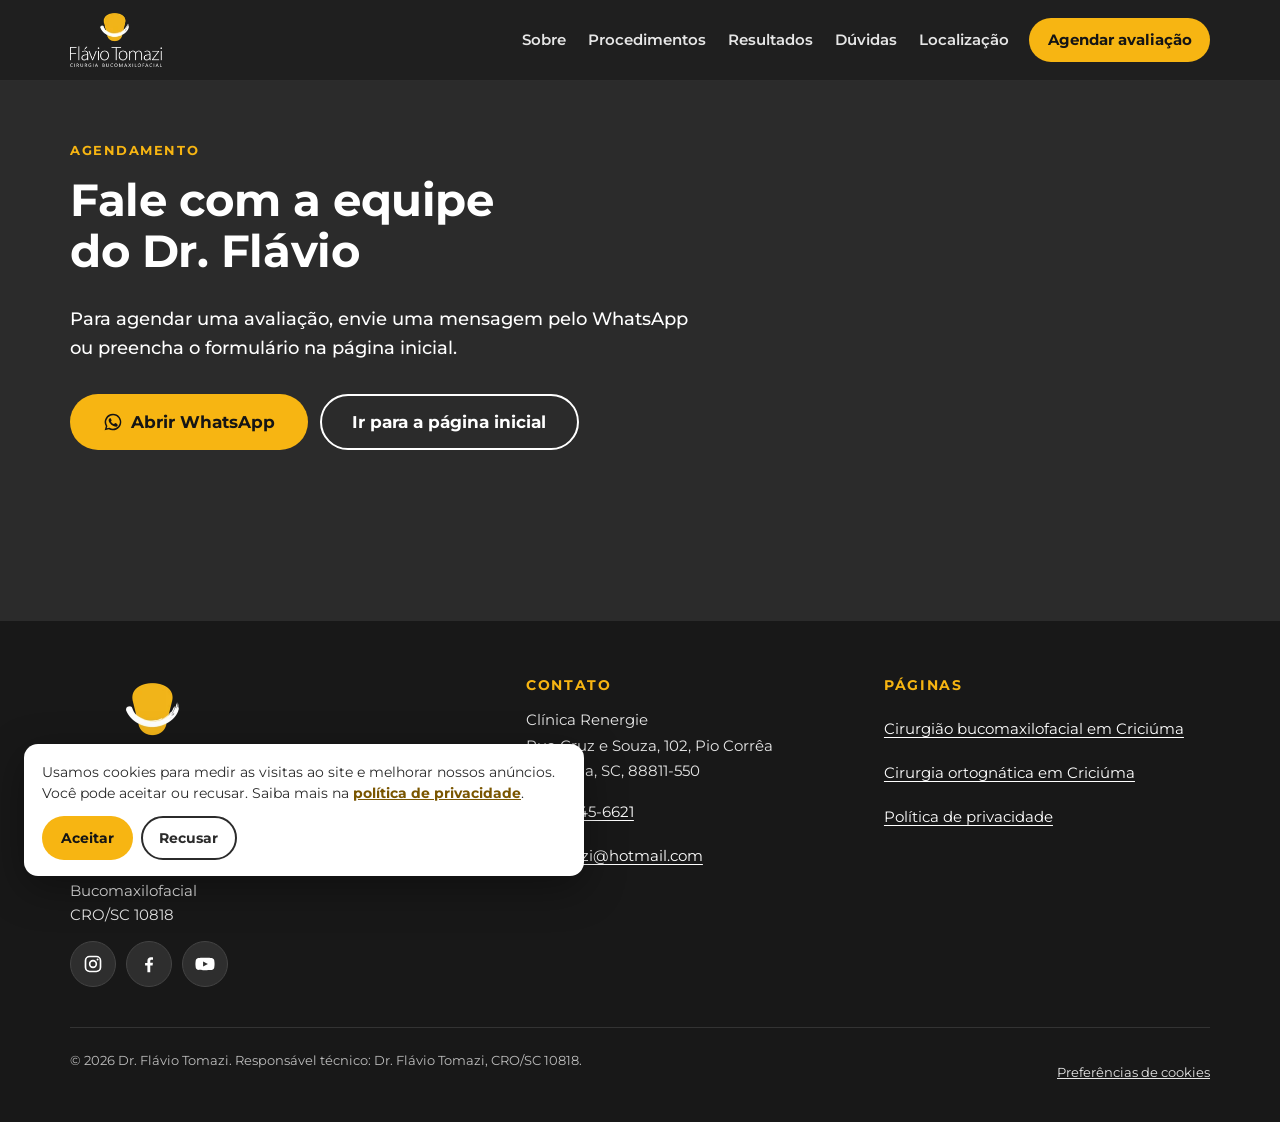
<file: obrigado/index.html>
<!doctype html>
<html lang="pt-BR" data-gtm-imediato>
<head>
  <meta charset="utf-8">
  <meta name="viewport" content="width=device-width, initial-scale=1">
  <title>Recebemos seus dados | Dr. Flávio Tomazi</title>
  <meta name="description" content="Recebemos seus dados. Estamos abrindo o WhatsApp para você enviar sua mensagem à equipe do Dr. Flávio Tomazi.">
  <meta name="robots" content="noindex, nofollow">
  <!-- bloco:head -->
  <meta name="theme-color" content="#1f1f1f">
  <meta name="format-detection" content="telephone=no">
  <link rel="icon" href="/favicon.ico" sizes="48x48">
  <link rel="icon" href="/assets/img/icons/favicon-32.png" type="image/png" sizes="32x32">
  <link rel="apple-touch-icon" href="/assets/img/icons/apple-touch-icon.png">
  <link rel="manifest" href="/site.webmanifest">
  <link rel="preload" href="/assets/fonts/montserrat-latin-var.woff2" as="font" type="font/woff2" crossorigin>
  <link rel="preconnect" href="https://www.googletagmanager.com">
  <script src="/assets/js/config.js?v=b8942a7c"></script>
  <script>
  (function(){var d=document.documentElement;d.className+=' js';
  window.dataLayer=window.dataLayer||[];window.gtag=function(){window.dataLayer.push(arguments);};
  var c=null;try{c=window.localStorage.getItem('ft_consentimento');}catch(e){}
  var g=c==='granted'?'granted':'denied';
  gtag('consent','default',{ad_storage:g,ad_user_data:g,ad_personalization:g,analytics_storage:g,functionality_storage:'granted',security_storage:'granted',wait_for_update:500});
  gtag('set','ads_data_redaction',true);gtag('set','url_passthrough',true);
  var cfg=window.SITE_CONFIG||{},id=cfg.GTM_ID;if(!id)return;
  function carregar(){if(window.__gtmCarregado)return;window.__gtmCarregado=true;
  (function(w,d,s,l,i){w[l]=w[l]||[];w[l].push({'gtm.start':new Date().getTime(),event:'gtm.js'});var f=d.getElementsByTagName(s)[0],j=d.createElement(s),dl=l!='dataLayer'?'&l='+l:'';j.async=true;j.src='https://www.googletagmanager.com/gtm.js?id='+i+dl;f.parentNode.insertBefore(j,f);})(window,document,'script','dataLayer',id);}
  if(cfg.GTM_CARREGAMENTO==='imediato'||d.hasAttribute('data-gtm-imediato')){carregar();return;}
  var evs=['pointerdown','keydown','touchstart','scroll','mousemove'];
  function gatilho(){evs.forEach(function(e){window.removeEventListener(e,gatilho,true);});carregar();}
  evs.forEach(function(e){window.addEventListener(e,gatilho,{capture:true,passive:true});});
  window.addEventListener('load',function(){setTimeout(carregar,cfg.GTM_ATRASO_MS||3500);});
  })();
  </script>
  <!-- /bloco:head -->
  <!-- bloco:critical -->
  <style>@font-face{font-family:"Montserrat";src:url(/assets/fonts/montserrat-latin-var.woff2) format("woff2");font-weight:100 900;font-style:normal;font-display:swap}
@font-face{font-family:"Montserrat Fallback";src:local("Arial");size-adjust:113%;ascent-override:85%;descent-override:22%;line-gap-override:0%}
@font-face{font-family:"Yellowtail";src:url(/assets/fonts/yellowtail-latin-400.woff2) format("woff2");font-weight:400;font-style:normal;font-display:swap}
:root{--grafite:#2b2b2b;--grafite-escuro:#1f1f1f;--grafite-medio:#353535;--grafite-linha:#444;--ambar:#f7b512;--ambar-claro:#ffc93d;--claro:#f2f2f2;--branco:#fff;--texto:#2b2b2b;--texto-suave:#545454;--texto-inv:#e6e6e6;--texto-inv-suave:#bdbdbd;--erro:#b3261e;--erro-inv:#ff9b93;--fonte:"Montserrat","Montserrat Fallback",Arial,sans-serif;--fonte-script:"Yellowtail",cursive;--raio:14px;--raio-p:8px;--sombra:0 10px 30px rgba(0,0,0,.18);--topo-h:68px;--container:1180px}
*,*::before,*::after{box-sizing:border-box}
html{-webkit-text-size-adjust:100%;scroll-padding-top:calc(var(--topo-h) + 12px)}
@media (prefers-reduced-motion:no-preference){html{scroll-behavior:smooth}}
body{margin:0;font-family:var(--fonte);font-size:1rem;line-height:1.6;color:var(--texto);background:var(--grafite);-webkit-font-smoothing:antialiased;text-rendering:optimizeLegibility}
img,picture,svg,iframe{display:block;max-width:100%}
img{height:auto}
a{color:inherit}
h1,h2,h3{line-height:1.15;margin:0 0 .6em;font-weight:700;letter-spacing:-.01em;text-wrap:balance}
p{margin:0 0 1em}
.container{width:100%;max-width:var(--container);margin-inline:auto;padding-inline:20px}
.pular{position:absolute;left:12px;top:-100px;z-index:200;background:var(--ambar);color:#111;padding:12px 16px;border-radius:var(--raio-p);font-weight:700;text-decoration:none}
.pular:focus{top:12px}
:focus-visible{outline:3px solid var(--ambar);outline-offset:3px}
.script{font-family:var(--fonte-script);font-weight:400;color:var(--ambar);font-size:1.25em;letter-spacing:0;line-height:1}
.visualmente-oculto{position:absolute!important;width:1px;height:1px;padding:0;margin:-1px;overflow:hidden;clip:rect(0,0,0,0);white-space:nowrap;border:0}
.btn{display:inline-flex;align-items:center;justify-content:center;gap:.5em;min-height:48px;padding:.75em 1.4em;border-radius:999px;border:2px solid transparent;font:inherit;font-weight:700;font-size:1rem;line-height:1.2;text-decoration:none;cursor:pointer;transition:background-color .2s,color .2s,border-color .2s,transform .2s}
.btn-primario{background:var(--ambar);color:#151515}
.btn-primario:hover{background:var(--ambar-claro)}
.btn-contorno{border-color:currentColor;background:transparent;color:inherit}
.btn-grande{min-height:56px;padding:.9em 1.8em;font-size:1.0625rem}
.btn svg{width:20px;height:20px;flex:none}
.topo{position:sticky;top:0;z-index:50;background:rgba(31,31,31,.97);border-bottom:1px solid rgba(255,255,255,.06);color:var(--branco)}
.topo-inner{display:flex;flex-wrap:wrap;align-items:center;gap:8px 16px;min-height:var(--topo-h)}
.js .topo-inner{flex-wrap:nowrap}
.logo{display:block;flex:none;padding:6px 0}
.logo img{height:46px;width:auto}
.nav-principal{margin-left:auto}
.menu{list-style:none;margin:0;padding:0;display:flex;flex-wrap:wrap;gap:0 16px}
.menu a{display:inline-flex;align-items:center;min-height:44px;text-decoration:none;font-weight:600;font-size:.9375rem;color:var(--texto-inv)}
.menu a:hover{color:var(--ambar)}
.menu-toggle{display:none}
.btn-topo{display:none;min-height:44px;padding:.55em 1.1em;font-size:.9375rem}
.js .nav-principal{order:3;margin-left:auto}
.js .menu-toggle{display:inline-flex;align-items:center;justify-content:center;width:48px;height:48px;background:transparent;border:1px solid var(--grafite-linha);border-radius:var(--raio-p);color:var(--branco);cursor:pointer}
.js .menu-toggle svg{width:24px;height:24px}
.js .menu{display:none;position:absolute;left:0;right:0;top:100%;flex-direction:column;gap:0;padding:8px 20px 20px;background:var(--grafite-escuro);border-bottom:1px solid var(--grafite-linha);box-shadow:var(--sombra)}
.js .menu.aberto{display:flex}
.js .menu a{min-height:48px;width:100%;border-bottom:1px solid rgba(255,255,255,.06);font-size:1rem}
.topo-simples .topo-inner{justify-content:space-between}
.topo-simples .btn-topo{display:inline-flex}
@media (min-width:600px){.btn-topo{display:inline-flex;margin-left:auto}.js .nav-principal{margin-left:0}.topo-inner{gap:8px 20px}}
@media (min-width:1000px){:root{--topo-h:80px}.logo img{height:54px}.js .menu-toggle{display:none}.js .nav-principal{order:0;margin-left:auto}.btn-topo{margin-left:0}.js .menu{display:flex;position:static;flex-direction:row;padding:0;background:none;border:0;box-shadow:none;gap:4px 22px}.js .menu a{min-height:44px;width:auto;border:0;font-size:.9375rem}}
.hero{position:relative;overflow:hidden;color:var(--branco);background:var(--grafite)}
.hero-grid{display:grid;gap:8px;padding-top:36px}
.eyebrow{display:inline-block;font-size:.8125rem;font-weight:700;letter-spacing:.12em;text-transform:uppercase;color:var(--ambar);margin-bottom:14px}
.hero h1{font-size:clamp(2.05rem,8.4vw,3.6rem);font-weight:800;margin-bottom:.45em}
.hero-sub{font-size:1.0625rem;color:var(--texto-inv);max-width:38em}
.hero-acoes{display:flex;flex-wrap:wrap;align-items:center;gap:12px 22px;margin-top:22px}
.link-seta{display:inline-flex;align-items:center;gap:6px;min-height:44px;font-weight:700;color:var(--branco);text-underline-offset:5px;text-decoration-color:var(--ambar);text-decoration-thickness:2px}
.hero-foto{position:relative;justify-self:center;width:min(100%,340px);margin-top:16px}
.hero-foto::before{content:"";position:absolute;left:8%;right:-6%;bottom:0;aspect-ratio:1;border-radius:50%;background:var(--ambar)}
.hero-foto img{position:relative;width:100%;height:auto}
.hero-foto.sem-disco::before{display:none}
.trilha{font-size:.8125rem;color:var(--texto-inv-suave);margin-bottom:16px}
.trilha ol{list-style:none;display:flex;flex-wrap:wrap;gap:6px;margin:0;padding:0}
.trilha li+li::before{content:"/";margin-right:6px;color:#777}
.trilha a{color:var(--texto-inv);display:inline-block;padding:4px 0}
.hero-autoria{font-size:.875rem;color:var(--texto-inv-suave);margin-top:18px}
@media (min-width:900px){.hero{background:var(--grafite) url(/assets/img/fundo/consultorio-1920.webp) center/cover no-repeat;background-image:image-set(url(/assets/img/fundo/consultorio-1920.avif) type("image/avif"),url(/assets/img/fundo/consultorio-1920.webp) type("image/webp"))}.hero::after{content:"";position:absolute;inset:0;background:linear-gradient(90deg,rgba(43,43,43,.96) 0%,rgba(43,43,43,.82) 50%,rgba(43,43,43,.35) 100%);pointer-events:none}.hero-grid{position:relative;z-index:1;grid-template-columns:1.1fr .9fr;align-items:end;gap:40px;padding-top:56px}.hero-texto{padding-bottom:72px;align-self:center}.hero-foto{width:100%;max-width:460px;margin-top:0;justify-self:end}}</style>
  <!-- /bloco:critical -->
  <link rel="stylesheet" href="/assets/css/style.css?v=83cfcf03">
</head>
<body>
  <!-- bloco:gtm-noscript -->
  <noscript><iframe src="https://www.googletagmanager.com/ns.html?id=GTM-TVGSS6TM" height="0" width="0" style="display:none;visibility:hidden" title="Google Tag Manager"></iframe></noscript>
  <!-- /bloco:gtm-noscript -->
  <!-- bloco:header -->
  <a class="pular" href="#conteudo">Pular para o conteúdo</a>
  <header class="topo" data-secao="header">
    <div class="container topo-inner">
      <a class="logo" href="/">
        <picture>
          <source type="image/webp" srcset="/assets/img/logo/logo-branco-170.webp">
          <img src="/assets/img/logo/logo-branco-170.png" width="170" height="100" alt="Dr. Flávio Tomazi, Cirurgia Bucomaxilofacial, página inicial">
        </picture>
      </a>
      <nav class="nav-principal" aria-label="Menu principal">
        <button class="menu-toggle" type="button" aria-expanded="false" aria-controls="menu-principal">
          <svg viewBox="0 0 24 24" fill="none" stroke="currentColor" stroke-width="2" stroke-linecap="round" aria-hidden="true"><path d="M4 7h16M4 12h16M4 17h16"/></svg>
          <span class="visualmente-oculto">Menu</span>
        </button>
        <ul class="menu" id="menu-principal">
          <li><a href="/#sobre">Sobre</a></li>
          <li><a href="/#procedimentos">Procedimentos</a></li>
          <li><a href="/#resultados">Resultados</a></li>
          <li><a href="/#duvidas">Dúvidas</a></li>
          <li><a href="/#localizacao">Localização</a></li>
        </ul>
      </nav>
      <a class="btn btn-primario btn-topo js-cta" href="/#agendar">Agendar avaliação</a>
    </div>
  </header>
  <!-- /bloco:header -->
  <main id="conteudo" class="secao-escura pagina-simples">
    <div class="container">
      <div class="obrigado-caixa">
        <!-- Estado com lead pendente: exibido por assets/js/obrigado.js -->
        <div id="estado-lead" hidden>
          <p class="eyebrow">Agendamento</p>
          <h1>Recebemos seus dados<span id="saudacao-nome"></span>!</h1>
          <p class="resposta-direta" aria-live="polite"><span class="spinner" aria-hidden="true"></span>Estamos abrindo o WhatsApp com a sua mensagem pronta.</p>
          <p>Se o WhatsApp não abrir sozinho em alguns segundos, toque no botão abaixo e envie a mensagem para concluir o agendamento.</p>
          <a class="btn btn-primario btn-grande" id="abrir-whatsapp" href="https://wa.me/5548999219930">
            <svg viewBox="0 0 24 24" fill="currentColor" aria-hidden="true"><path d="M12 2a10 10 0 0 0-8.6 15.1L2 22l5-1.3A10 10 0 1 0 12 2zm0 18.2a8.2 8.2 0 0 1-4.2-1.2l-.3-.2-3 .8.8-2.9-.2-.3A8.2 8.2 0 1 1 12 20.2zm4.5-6.1c-.2-.1-1.5-.7-1.7-.8s-.4-.1-.6.1-.7.8-.8 1-.3.2-.5.1a6.7 6.7 0 0 1-3.3-2.9c-.3-.4.3-.4.7-1.4.1-.2 0-.3 0-.4l-.8-1.8c-.2-.5-.4-.4-.6-.4h-.5a1 1 0 0 0-.7.3 3 3 0 0 0-.9 2.2 5.2 5.2 0 0 0 1.1 2.8 11.9 11.9 0 0 0 4.6 4c1.7.7 2.4.8 3.2.7.5-.1 1.5-.6 1.8-1.2s.2-1 .1-1.2-.2-.2-.4-.3z"/></svg>
            Abrir WhatsApp
          </a>
          <h2 class="visualmente-oculto">O que acontece a seguir</h2>
          <!-- [CONFIRMAR COM O DR] horário em que a equipe responde -->
          <ul class="proximos">
            <li><svg viewBox="0 0 24 24" fill="none" stroke="currentColor" stroke-width="2.2" stroke-linecap="round" stroke-linejoin="round" aria-hidden="true"><circle cx="12" cy="12" r="9.5"/><path d="m8 12.5 2.7 2.7L16.5 9.5"/></svg><span>Envie a mensagem que aparece pronta no WhatsApp. Sem o envio, a equipe não recebe o seu pedido de agendamento.</span></li>
            <li><svg viewBox="0 0 24 24" fill="none" stroke="currentColor" stroke-width="2" stroke-linecap="round" stroke-linejoin="round" aria-hidden="true"><circle cx="12" cy="12" r="9.5"/><path d="M12 7v5l3 2"/></svg><span>A equipe responde em horário comercial e confirma o melhor dia e horário para a sua avaliação.</span></li>
            <li><svg viewBox="0 0 24 24" fill="none" stroke="currentColor" stroke-width="2" stroke-linecap="round" stroke-linejoin="round" aria-hidden="true"><path d="M14 2H6a2 2 0 0 0-2 2v16a2 2 0 0 0 2 2h12a2 2 0 0 0 2-2V8z"/><path d="M14 2v6h6M8 13h8M8 17h5"/></svg><span>Se tiver exames, radiografias ou tomografias, leve no dia da consulta.</span></li>
          </ul>
        </div>

        <!-- Estado genérico: acesso direto ou página recarregada (não dispara conversão) -->
        <div id="estado-generico">
          <p class="eyebrow">Agendamento</p>
          <h1>Fale com a equipe do Dr. Flávio</h1>
          <p class="resposta-direta">Para agendar uma avaliação, envie uma mensagem pelo WhatsApp ou preencha o formulário na página inicial.</p>
          <div class="links-404">
            <a class="btn btn-primario btn-grande" id="whatsapp-generico" href="https://wa.me/5548999219930" data-origem="obrigado_generico">
              <svg viewBox="0 0 24 24" fill="currentColor" aria-hidden="true"><path d="M12 2a10 10 0 0 0-8.6 15.1L2 22l5-1.3A10 10 0 1 0 12 2zm0 18.2a8.2 8.2 0 0 1-4.2-1.2l-.3-.2-3 .8.8-2.9-.2-.3A8.2 8.2 0 1 1 12 20.2zm4.5-6.1c-.2-.1-1.5-.7-1.7-.8s-.4-.1-.6.1-.7.8-.8 1-.3.2-.5.1a6.7 6.7 0 0 1-3.3-2.9c-.3-.4.3-.4.7-1.4.1-.2 0-.3 0-.4l-.8-1.8c-.2-.5-.4-.4-.6-.4h-.5a1 1 0 0 0-.7.3 3 3 0 0 0-.9 2.2 5.2 5.2 0 0 0 1.1 2.8 11.9 11.9 0 0 0 4.6 4c1.7.7 2.4.8 3.2.7.5-.1 1.5-.6 1.8-1.2s.2-1 .1-1.2-.2-.2-.4-.3z"/></svg>
              Abrir WhatsApp
            </a>
            <a class="btn btn-contorno btn-grande" href="/">Ir para a página inicial</a>
          </div>
        </div>
      </div>
    </div>
  </main>
  <!-- bloco:footer -->
  <footer class="rodape" data-secao="footer">
    <div class="container">
      <div class="rodape-grid">
        <div>
          <a class="logo" href="/">
            <picture>
              <source type="image/webp" srcset="/assets/img/logo/logo-branco-340.webp">
              <img src="/assets/img/logo/logo-branco-340.png" width="340" height="200" alt="Dr. Flávio Tomazi, Cirurgia Bucomaxilofacial" loading="lazy">
            </picture>
          </a>
          <!-- [CONFIRMAR COM O DR] número de inscrição de especialista (RQE/CRO) para incluir abaixo -->
          <p class="identificacao"><strong>Dr. Flávio Tomazi</strong><br>Cirurgião-Dentista<br>Especialista em Cirurgia e Traumatologia Bucomaxilofacial<br>CRO/SC 10818</p>
          <div class="redes">
            <a href="https://www.instagram.com/flaviotomazi/" target="_blank" rel="noopener" aria-label="Instagram do Dr. Flávio Tomazi (abre em nova aba)"><svg viewBox="0 0 24 24" fill="none" stroke="currentColor" stroke-width="2" aria-hidden="true"><rect x="3" y="3" width="18" height="18" rx="5"/><circle cx="12" cy="12" r="4"/><circle cx="17.5" cy="6.5" r="1.2" fill="currentColor" stroke="none"/></svg></a>
            <a href="https://www.facebook.com/flavio.tomazi.ctbmf" target="_blank" rel="noopener" aria-label="Facebook do Dr. Flávio Tomazi (abre em nova aba)"><svg viewBox="0 0 24 24" fill="currentColor" aria-hidden="true"><path d="M13.5 22v-8.2h2.8l.4-3.2h-3.2V8.5c0-.9.3-1.6 1.6-1.6h1.7V4.1c-.3 0-1.3-.1-2.5-.1-2.5 0-4.2 1.5-4.2 4.3v2.4H7.3v3.2h2.8V22h3.4z"/></svg></a>
            <a href="https://www.youtube.com/@DrFlavioTomazi" target="_blank" rel="noopener" aria-label="Canal do Dr. Flávio Tomazi no YouTube (abre em nova aba)"><svg viewBox="0 0 24 24" fill="currentColor" aria-hidden="true"><path d="M23 7.2a3 3 0 0 0-2.1-2.1C19 4.6 12 4.6 12 4.6s-7 0-8.9.5A3 3 0 0 0 1 7.2 31 31 0 0 0 .5 12a31 31 0 0 0 .5 4.8 3 3 0 0 0 2.1 2.1c1.9.5 8.9.5 8.9.5s7 0 8.9-.5a3 3 0 0 0 2.1-2.1 31 31 0 0 0 .5-4.8 31 31 0 0 0-.5-4.8zM9.7 15V9l5.8 3-5.8 3z"/></svg></a>
          </div>
        </div>
        <div>
          <h2>Contato</h2>
          <address class="endereco-rodape">Clínica Renergie<br>Rua Cruz e Souza, 102, Pio Corrêa<br>Criciúma, SC, 88811-550</address>
          <ul>
            <li><a href="tel:+554830456621">(48) 3045-6621</a></li>
            <li><a href="mailto:fhtomazi@hotmail.com">fhtomazi@hotmail.com</a></li>
          </ul>
        </div>
        <div>
          <h2>Páginas</h2>
          <ul>
            <li><a href="/">Cirurgião bucomaxilofacial em Criciúma</a></li>
            <li><a href="/cirurgia-ortognatica/">Cirurgia ortognática em Criciúma</a></li>
            <li><a href="/politica-de-privacidade/">Política de privacidade</a></li>
          </ul>
        </div>
      </div>
      <div class="rodape-base">
        <p>© <span class="js-ano">2026</span> Dr. Flávio Tomazi. Responsável técnico: Dr. Flávio Tomazi, CRO/SC 10818.</p>
        <button type="button" class="link-botao" data-abrir-consentimento>Preferências de cookies</button>
      </div>
    </div>
  </footer>
  <!-- /bloco:footer -->
  <!-- bloco:consentimento -->
  <div class="consentimento" id="consentimento" role="region" aria-label="Aviso de cookies" hidden>
    <p>Usamos cookies para medir as visitas ao site e melhorar nossos anúncios. Você pode aceitar ou recusar. Saiba mais na <a href="/politica-de-privacidade/">política de privacidade</a>.</p>
    <div class="consentimento-acoes">
      <button class="btn btn-primario" type="button" data-consentimento="aceitar">Aceitar</button>
      <button class="btn btn-contorno" type="button" data-consentimento="recusar">Recusar</button>
    </div>
  </div>
  <!-- /bloco:consentimento -->
  <script src="/assets/js/main.js?v=2fc35b3f" defer></script>
  <script src="/assets/js/obrigado.js?v=31aa2c8e" defer></script>
</body>
</html>
</file>
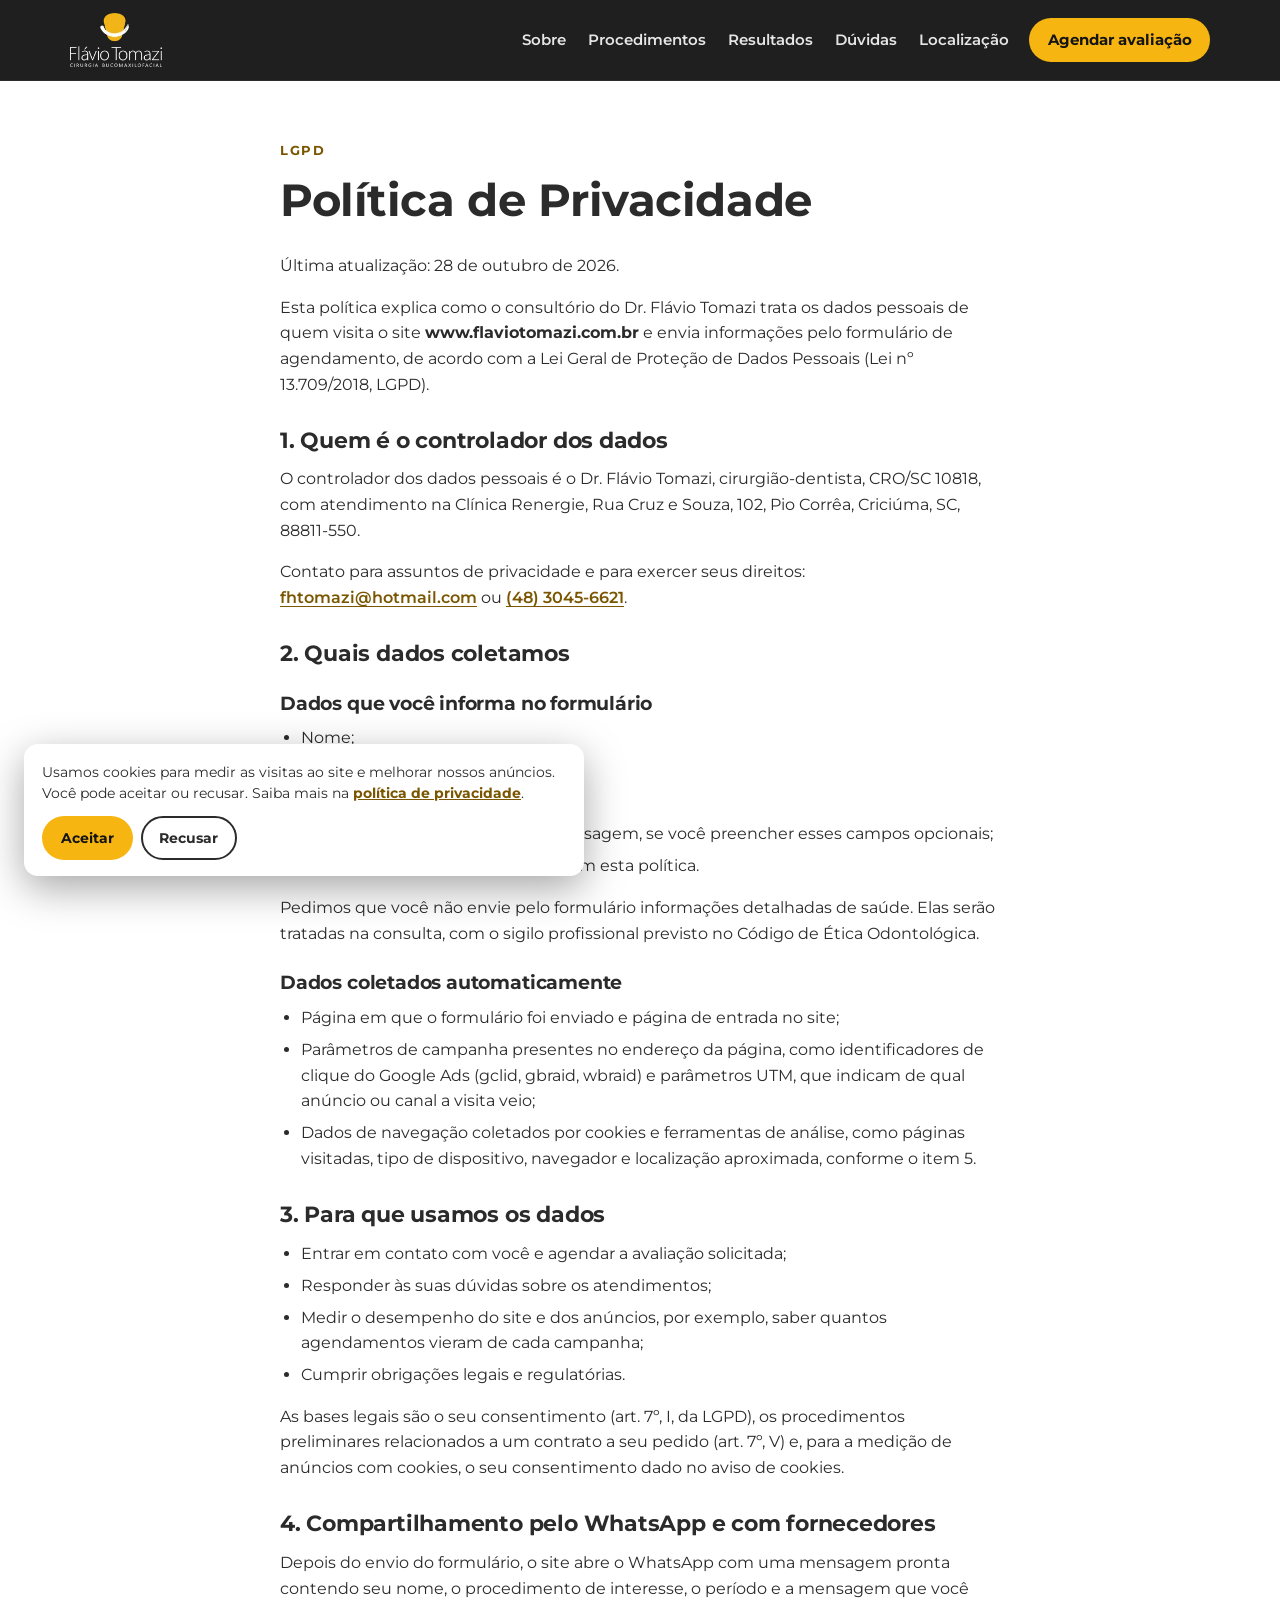
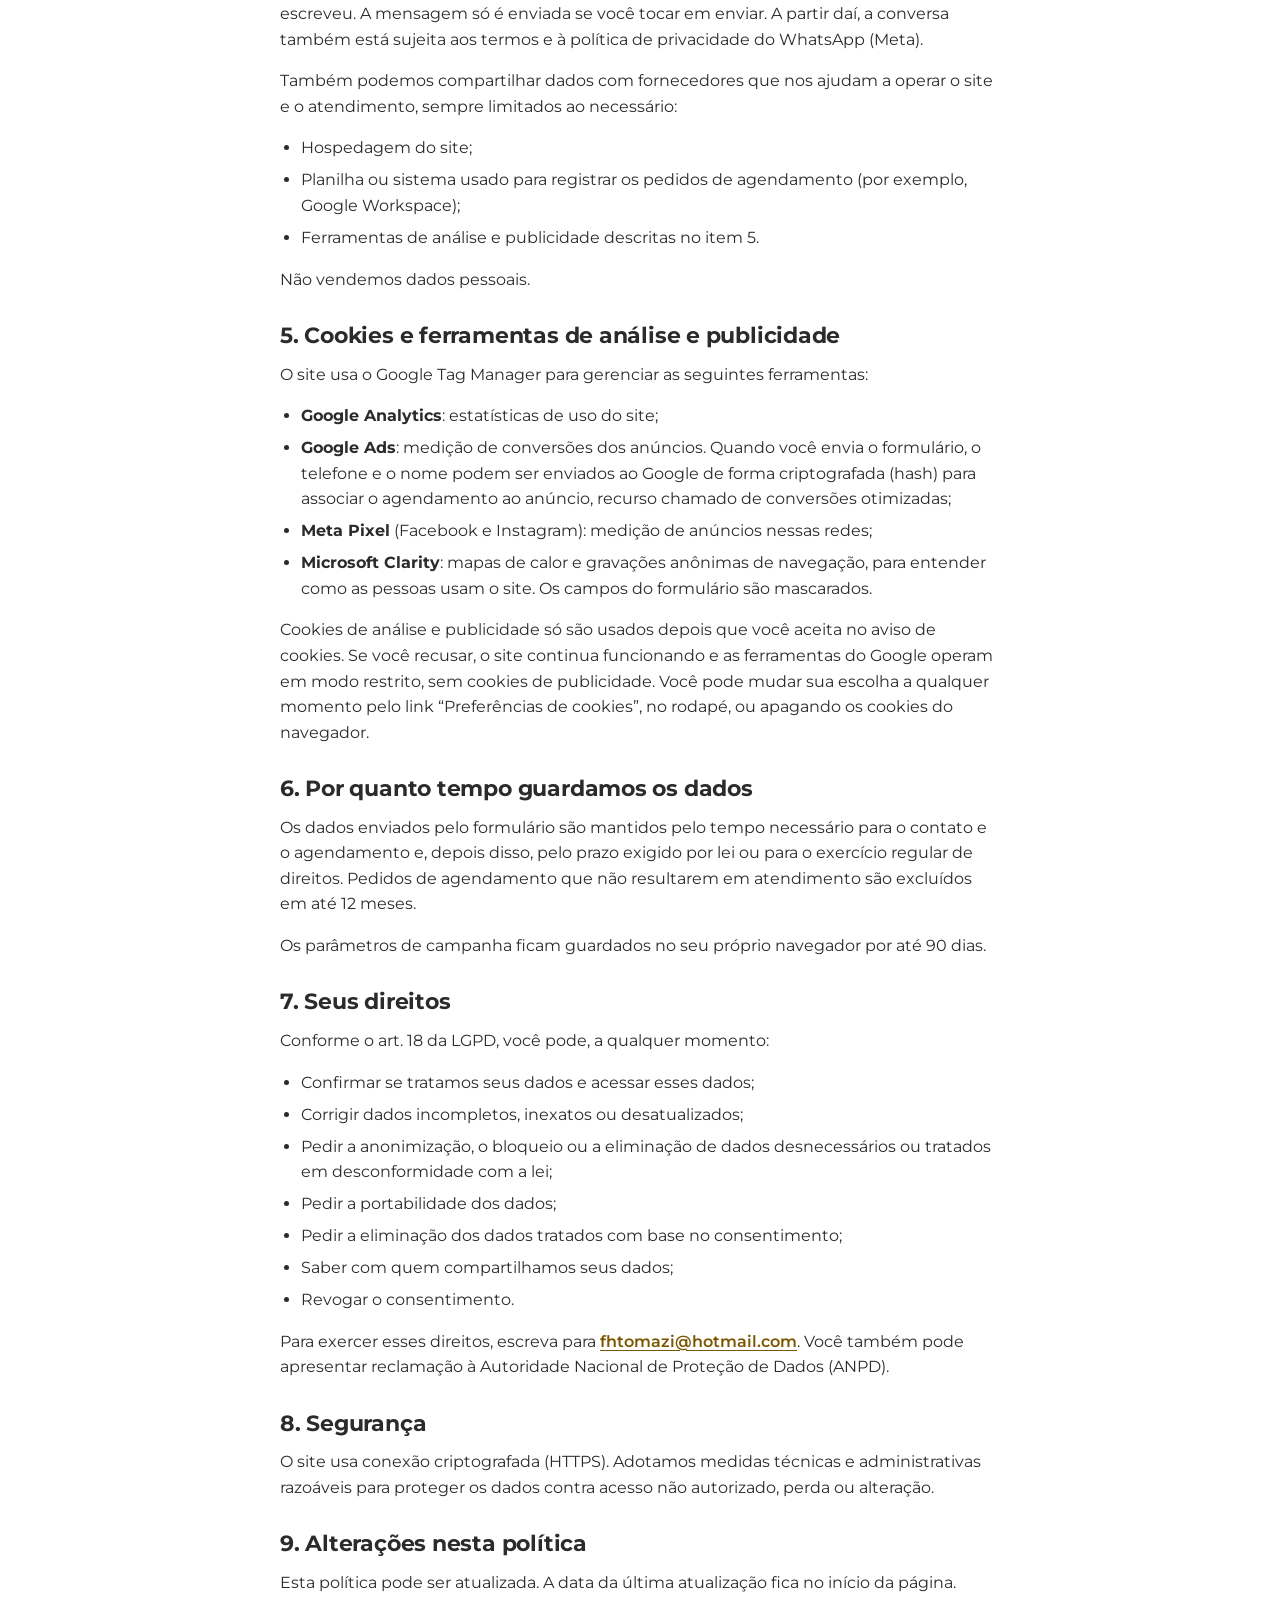
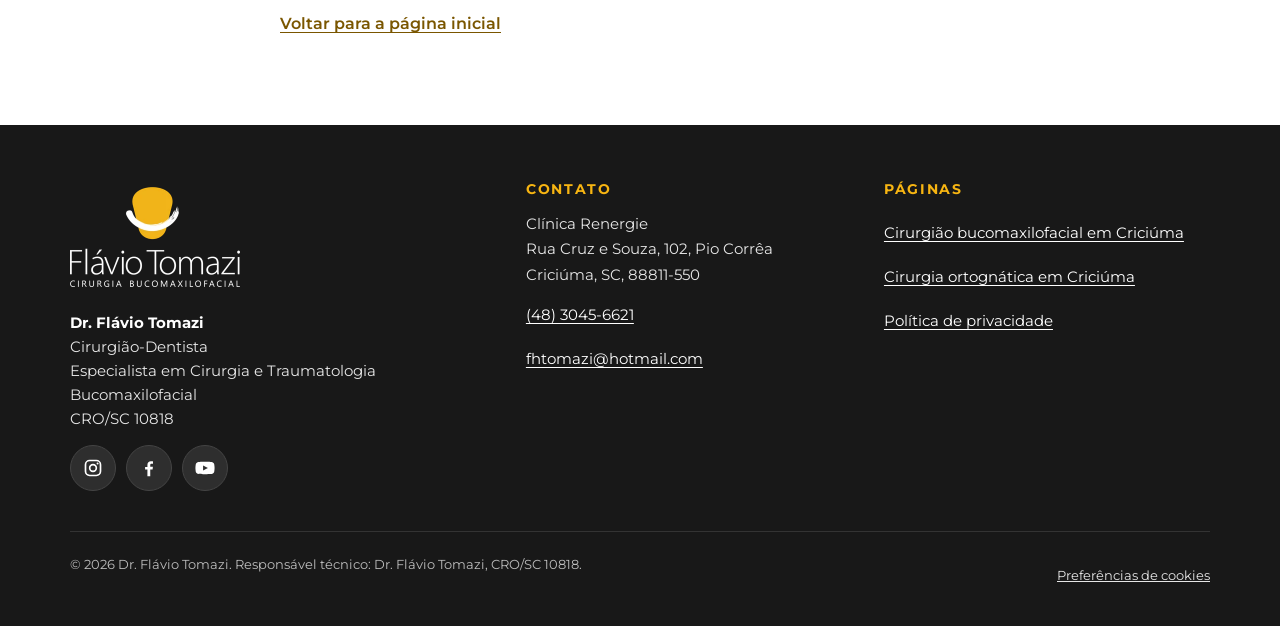
<file: politica-de-privacidade/index.html>
<!doctype html>
<html lang="pt-BR">
<head>
  <meta charset="utf-8">
  <meta name="viewport" content="width=device-width, initial-scale=1">
  <title>Política de Privacidade | Dr. Flávio Tomazi</title>
  <meta name="description" content="Como o consultório do Dr. Flávio Tomazi, em Criciúma, coleta, usa e protege os dados pessoais enviados pelo site, conforme a LGPD.">
  <link rel="canonical" href="https://www.flaviotomazi.com.br/politica-de-privacidade/">
  <meta property="og:type" content="website">
  <meta property="og:locale" content="pt_BR">
  <meta property="og:site_name" content="Dr. Flávio Tomazi">
  <meta property="og:title" content="Política de Privacidade | Dr. Flávio Tomazi">
  <meta property="og:description" content="Como o consultório do Dr. Flávio Tomazi, em Criciúma, coleta, usa e protege os dados pessoais enviados pelo site, conforme a LGPD.">
  <meta property="og:url" content="https://www.flaviotomazi.com.br/politica-de-privacidade/">
  <meta property="og:image" content="https://www.flaviotomazi.com.br/assets/img/og/og-flavio-tomazi.jpg">
  <meta name="twitter:card" content="summary_large_image">
  <!-- bloco:head -->
  <meta name="theme-color" content="#1f1f1f">
  <meta name="format-detection" content="telephone=no">
  <link rel="icon" href="/favicon.ico" sizes="48x48">
  <link rel="icon" href="/assets/img/icons/favicon-32.png" type="image/png" sizes="32x32">
  <link rel="apple-touch-icon" href="/assets/img/icons/apple-touch-icon.png">
  <link rel="manifest" href="/site.webmanifest">
  <link rel="preload" href="/assets/fonts/montserrat-latin-var.woff2" as="font" type="font/woff2" crossorigin>
  <link rel="preconnect" href="https://www.googletagmanager.com">
  <script src="/assets/js/config.js?v=b8942a7c"></script>
  <script>
  (function(){var d=document.documentElement;d.className+=' js';
  window.dataLayer=window.dataLayer||[];window.gtag=function(){window.dataLayer.push(arguments);};
  var c=null;try{c=window.localStorage.getItem('ft_consentimento');}catch(e){}
  var g=c==='granted'?'granted':'denied';
  gtag('consent','default',{ad_storage:g,ad_user_data:g,ad_personalization:g,analytics_storage:g,functionality_storage:'granted',security_storage:'granted',wait_for_update:500});
  gtag('set','ads_data_redaction',true);gtag('set','url_passthrough',true);
  var cfg=window.SITE_CONFIG||{},id=cfg.GTM_ID;if(!id)return;
  function carregar(){if(window.__gtmCarregado)return;window.__gtmCarregado=true;
  (function(w,d,s,l,i){w[l]=w[l]||[];w[l].push({'gtm.start':new Date().getTime(),event:'gtm.js'});var f=d.getElementsByTagName(s)[0],j=d.createElement(s),dl=l!='dataLayer'?'&l='+l:'';j.async=true;j.src='https://www.googletagmanager.com/gtm.js?id='+i+dl;f.parentNode.insertBefore(j,f);})(window,document,'script','dataLayer',id);}
  if(cfg.GTM_CARREGAMENTO==='imediato'||d.hasAttribute('data-gtm-imediato')){carregar();return;}
  var evs=['pointerdown','keydown','touchstart','scroll','mousemove'];
  function gatilho(){evs.forEach(function(e){window.removeEventListener(e,gatilho,true);});carregar();}
  evs.forEach(function(e){window.addEventListener(e,gatilho,{capture:true,passive:true});});
  window.addEventListener('load',function(){setTimeout(carregar,cfg.GTM_ATRASO_MS||3500);});
  })();
  </script>
  <!-- /bloco:head -->
  <!-- bloco:critical -->
  <style>@font-face{font-family:"Montserrat";src:url(/assets/fonts/montserrat-latin-var.woff2) format("woff2");font-weight:100 900;font-style:normal;font-display:swap}
@font-face{font-family:"Montserrat Fallback";src:local("Arial");size-adjust:113%;ascent-override:85%;descent-override:22%;line-gap-override:0%}
@font-face{font-family:"Yellowtail";src:url(/assets/fonts/yellowtail-latin-400.woff2) format("woff2");font-weight:400;font-style:normal;font-display:swap}
:root{--grafite:#2b2b2b;--grafite-escuro:#1f1f1f;--grafite-medio:#353535;--grafite-linha:#444;--ambar:#f7b512;--ambar-claro:#ffc93d;--claro:#f2f2f2;--branco:#fff;--texto:#2b2b2b;--texto-suave:#545454;--texto-inv:#e6e6e6;--texto-inv-suave:#bdbdbd;--erro:#b3261e;--erro-inv:#ff9b93;--fonte:"Montserrat","Montserrat Fallback",Arial,sans-serif;--fonte-script:"Yellowtail",cursive;--raio:14px;--raio-p:8px;--sombra:0 10px 30px rgba(0,0,0,.18);--topo-h:68px;--container:1180px}
*,*::before,*::after{box-sizing:border-box}
html{-webkit-text-size-adjust:100%;scroll-padding-top:calc(var(--topo-h) + 12px)}
@media (prefers-reduced-motion:no-preference){html{scroll-behavior:smooth}}
body{margin:0;font-family:var(--fonte);font-size:1rem;line-height:1.6;color:var(--texto);background:var(--grafite);-webkit-font-smoothing:antialiased;text-rendering:optimizeLegibility}
img,picture,svg,iframe{display:block;max-width:100%}
img{height:auto}
a{color:inherit}
h1,h2,h3{line-height:1.15;margin:0 0 .6em;font-weight:700;letter-spacing:-.01em;text-wrap:balance}
p{margin:0 0 1em}
.container{width:100%;max-width:var(--container);margin-inline:auto;padding-inline:20px}
.pular{position:absolute;left:12px;top:-100px;z-index:200;background:var(--ambar);color:#111;padding:12px 16px;border-radius:var(--raio-p);font-weight:700;text-decoration:none}
.pular:focus{top:12px}
:focus-visible{outline:3px solid var(--ambar);outline-offset:3px}
.script{font-family:var(--fonte-script);font-weight:400;color:var(--ambar);font-size:1.25em;letter-spacing:0;line-height:1}
.visualmente-oculto{position:absolute!important;width:1px;height:1px;padding:0;margin:-1px;overflow:hidden;clip:rect(0,0,0,0);white-space:nowrap;border:0}
.btn{display:inline-flex;align-items:center;justify-content:center;gap:.5em;min-height:48px;padding:.75em 1.4em;border-radius:999px;border:2px solid transparent;font:inherit;font-weight:700;font-size:1rem;line-height:1.2;text-decoration:none;cursor:pointer;transition:background-color .2s,color .2s,border-color .2s,transform .2s}
.btn-primario{background:var(--ambar);color:#151515}
.btn-primario:hover{background:var(--ambar-claro)}
.btn-contorno{border-color:currentColor;background:transparent;color:inherit}
.btn-grande{min-height:56px;padding:.9em 1.8em;font-size:1.0625rem}
.btn svg{width:20px;height:20px;flex:none}
.topo{position:sticky;top:0;z-index:50;background:rgba(31,31,31,.97);border-bottom:1px solid rgba(255,255,255,.06);color:var(--branco)}
.topo-inner{display:flex;flex-wrap:wrap;align-items:center;gap:8px 16px;min-height:var(--topo-h)}
.js .topo-inner{flex-wrap:nowrap}
.logo{display:block;flex:none;padding:6px 0}
.logo img{height:46px;width:auto}
.nav-principal{margin-left:auto}
.menu{list-style:none;margin:0;padding:0;display:flex;flex-wrap:wrap;gap:0 16px}
.menu a{display:inline-flex;align-items:center;min-height:44px;text-decoration:none;font-weight:600;font-size:.9375rem;color:var(--texto-inv)}
.menu a:hover{color:var(--ambar)}
.menu-toggle{display:none}
.btn-topo{display:none;min-height:44px;padding:.55em 1.1em;font-size:.9375rem}
.js .nav-principal{order:3;margin-left:auto}
.js .menu-toggle{display:inline-flex;align-items:center;justify-content:center;width:48px;height:48px;background:transparent;border:1px solid var(--grafite-linha);border-radius:var(--raio-p);color:var(--branco);cursor:pointer}
.js .menu-toggle svg{width:24px;height:24px}
.js .menu{display:none;position:absolute;left:0;right:0;top:100%;flex-direction:column;gap:0;padding:8px 20px 20px;background:var(--grafite-escuro);border-bottom:1px solid var(--grafite-linha);box-shadow:var(--sombra)}
.js .menu.aberto{display:flex}
.js .menu a{min-height:48px;width:100%;border-bottom:1px solid rgba(255,255,255,.06);font-size:1rem}
.topo-simples .topo-inner{justify-content:space-between}
.topo-simples .btn-topo{display:inline-flex}
@media (min-width:600px){.btn-topo{display:inline-flex;margin-left:auto}.js .nav-principal{margin-left:0}.topo-inner{gap:8px 20px}}
@media (min-width:1000px){:root{--topo-h:80px}.logo img{height:54px}.js .menu-toggle{display:none}.js .nav-principal{order:0;margin-left:auto}.btn-topo{margin-left:0}.js .menu{display:flex;position:static;flex-direction:row;padding:0;background:none;border:0;box-shadow:none;gap:4px 22px}.js .menu a{min-height:44px;width:auto;border:0;font-size:.9375rem}}
.hero{position:relative;overflow:hidden;color:var(--branco);background:var(--grafite)}
.hero-grid{display:grid;gap:8px;padding-top:36px}
.eyebrow{display:inline-block;font-size:.8125rem;font-weight:700;letter-spacing:.12em;text-transform:uppercase;color:var(--ambar);margin-bottom:14px}
.hero h1{font-size:clamp(2.05rem,8.4vw,3.6rem);font-weight:800;margin-bottom:.45em}
.hero-sub{font-size:1.0625rem;color:var(--texto-inv);max-width:38em}
.hero-acoes{display:flex;flex-wrap:wrap;align-items:center;gap:12px 22px;margin-top:22px}
.link-seta{display:inline-flex;align-items:center;gap:6px;min-height:44px;font-weight:700;color:var(--branco);text-underline-offset:5px;text-decoration-color:var(--ambar);text-decoration-thickness:2px}
.hero-foto{position:relative;justify-self:center;width:min(100%,340px);margin-top:16px}
.hero-foto::before{content:"";position:absolute;left:8%;right:-6%;bottom:0;aspect-ratio:1;border-radius:50%;background:var(--ambar)}
.hero-foto img{position:relative;width:100%;height:auto}
.hero-foto.sem-disco::before{display:none}
.trilha{font-size:.8125rem;color:var(--texto-inv-suave);margin-bottom:16px}
.trilha ol{list-style:none;display:flex;flex-wrap:wrap;gap:6px;margin:0;padding:0}
.trilha li+li::before{content:"/";margin-right:6px;color:#777}
.trilha a{color:var(--texto-inv);display:inline-block;padding:4px 0}
.hero-autoria{font-size:.875rem;color:var(--texto-inv-suave);margin-top:18px}
@media (min-width:900px){.hero{background:var(--grafite) url(/assets/img/fundo/consultorio-1920.webp) center/cover no-repeat;background-image:image-set(url(/assets/img/fundo/consultorio-1920.avif) type("image/avif"),url(/assets/img/fundo/consultorio-1920.webp) type("image/webp"))}.hero::after{content:"";position:absolute;inset:0;background:linear-gradient(90deg,rgba(43,43,43,.96) 0%,rgba(43,43,43,.82) 50%,rgba(43,43,43,.35) 100%);pointer-events:none}.hero-grid{position:relative;z-index:1;grid-template-columns:1.1fr .9fr;align-items:end;gap:40px;padding-top:56px}.hero-texto{padding-bottom:72px;align-self:center}.hero-foto{width:100%;max-width:460px;margin-top:0;justify-self:end}}</style>
  <!-- /bloco:critical -->
  <link rel="stylesheet" href="/assets/css/style.css?v=83cfcf03">
</head>
<body>
  <!-- bloco:gtm-noscript -->
  <noscript><iframe src="https://www.googletagmanager.com/ns.html?id=GTM-TVGSS6TM" height="0" width="0" style="display:none;visibility:hidden" title="Google Tag Manager"></iframe></noscript>
  <!-- /bloco:gtm-noscript -->
  <!-- bloco:header -->
  <a class="pular" href="#conteudo">Pular para o conteúdo</a>
  <header class="topo" data-secao="header">
    <div class="container topo-inner">
      <a class="logo" href="/">
        <picture>
          <source type="image/webp" srcset="/assets/img/logo/logo-branco-170.webp">
          <img src="/assets/img/logo/logo-branco-170.png" width="170" height="100" alt="Dr. Flávio Tomazi, Cirurgia Bucomaxilofacial, página inicial">
        </picture>
      </a>
      <nav class="nav-principal" aria-label="Menu principal">
        <button class="menu-toggle" type="button" aria-expanded="false" aria-controls="menu-principal">
          <svg viewBox="0 0 24 24" fill="none" stroke="currentColor" stroke-width="2" stroke-linecap="round" aria-hidden="true"><path d="M4 7h16M4 12h16M4 17h16"/></svg>
          <span class="visualmente-oculto">Menu</span>
        </button>
        <ul class="menu" id="menu-principal">
          <li><a href="/#sobre">Sobre</a></li>
          <li><a href="/#procedimentos">Procedimentos</a></li>
          <li><a href="/#resultados">Resultados</a></li>
          <li><a href="/#duvidas">Dúvidas</a></li>
          <li><a href="/#localizacao">Localização</a></li>
        </ul>
      </nav>
      <a class="btn btn-primario btn-topo js-cta" href="/#agendar">Agendar avaliação</a>
    </div>
  </header>
  <!-- /bloco:header -->
  <main id="conteudo" class="secao-branca pagina-simples politica">
    <div class="container prosa">
      <p class="eyebrow">LGPD</p>
      <h1>Política de Privacidade</h1>
      <p>Última atualização: <time datetime="2026-10-28">28 de outubro de 2026</time>.</p>
      <!-- [VALIDAÇÃO JURÍDICA] Este texto é um modelo baseado na Lei nº 13.709/2018 (LGPD). Peça a um advogado para revisar antes da publicação, em especial os trechos marcados. -->
      <p>Esta política explica como o consultório do Dr. Flávio Tomazi trata os dados pessoais de quem visita o site <strong>www.flaviotomazi.com.br</strong> e envia informações pelo formulário de agendamento, de acordo com a Lei Geral de Proteção de Dados Pessoais (Lei nº 13.709/2018, LGPD).</p>

      <h2>1. Quem é o controlador dos dados</h2>
      <p>O controlador dos dados pessoais é o Dr. Flávio Tomazi, cirurgião-dentista, CRO/SC 10818, com atendimento na Clínica Renergie, Rua Cruz e Souza, 102, Pio Corrêa, Criciúma, SC, 88811-550.</p>
      <!-- [VALIDAÇÃO JURÍDICA] confirmar se o controlador é a pessoa física (CPF) ou uma pessoa jurídica (CNPJ) e incluir o documento -->
      <p>Contato para assuntos de privacidade e para exercer seus direitos: <a href="mailto:fhtomazi@hotmail.com">fhtomazi@hotmail.com</a> ou <a href="tel:+554830456621">(48) 3045-6621</a>.</p>

      <h2>2. Quais dados coletamos</h2>
      <h3>Dados que você informa no formulário</h3>
      <ul>
        <li>Nome;</li>
        <li>Número de WhatsApp com DDD;</li>
        <li>Procedimento de interesse;</li>
        <li>Melhor período para contato e mensagem, se você preencher esses campos opcionais;</li>
        <li>Registro do seu consentimento com esta política.</li>
      </ul>
      <p>Pedimos que você não envie pelo formulário informações detalhadas de saúde. Elas serão tratadas na consulta, com o sigilo profissional previsto no Código de Ética Odontológica.</p>
      <h3>Dados coletados automaticamente</h3>
      <ul>
        <li>Página em que o formulário foi enviado e página de entrada no site;</li>
        <li>Parâmetros de campanha presentes no endereço da página, como identificadores de clique do Google Ads (gclid, gbraid, wbraid) e parâmetros UTM, que indicam de qual anúncio ou canal a visita veio;</li>
        <li>Dados de navegação coletados por cookies e ferramentas de análise, como páginas visitadas, tipo de dispositivo, navegador e localização aproximada, conforme o item 5.</li>
      </ul>

      <h2>3. Para que usamos os dados</h2>
      <ul>
        <li>Entrar em contato com você e agendar a avaliação solicitada;</li>
        <li>Responder às suas dúvidas sobre os atendimentos;</li>
        <li>Medir o desempenho do site e dos anúncios, por exemplo, saber quantos agendamentos vieram de cada campanha;</li>
        <li>Cumprir obrigações legais e regulatórias.</li>
      </ul>
      <p>As bases legais são o seu consentimento (art. 7º, I, da LGPD), os procedimentos preliminares relacionados a um contrato a seu pedido (art. 7º, V) e, para a medição de anúncios com cookies, o seu consentimento dado no aviso de cookies.</p>
      <!-- [VALIDAÇÃO JURÍDICA] confirmar as bases legais -->

      <h2>4. Compartilhamento pelo WhatsApp e com fornecedores</h2>
      <p>Depois do envio do formulário, o site abre o WhatsApp com uma mensagem pronta contendo seu nome, o procedimento de interesse, o período e a mensagem que você escreveu. A mensagem só é enviada se você tocar em enviar. A partir daí, a conversa também está sujeita aos termos e à política de privacidade do WhatsApp (Meta).</p>
      <p>Também podemos compartilhar dados com fornecedores que nos ajudam a operar o site e o atendimento, sempre limitados ao necessário:</p>
      <ul>
        <li>Hospedagem do site;</li>
        <li>Planilha ou sistema usado para registrar os pedidos de agendamento (por exemplo, Google Workspace);</li>
        <li>Ferramentas de análise e publicidade descritas no item 5.</li>
      </ul>
      <p>Não vendemos dados pessoais.</p>

      <h2>5. Cookies e ferramentas de análise e publicidade</h2>
      <p>O site usa o Google Tag Manager para gerenciar as seguintes ferramentas:</p>
      <ul>
        <li><strong>Google Analytics</strong>: estatísticas de uso do site;</li>
        <li><strong>Google Ads</strong>: medição de conversões dos anúncios. Quando você envia o formulário, o telefone e o nome podem ser enviados ao Google de forma criptografada (hash) para associar o agendamento ao anúncio, recurso chamado de conversões otimizadas;</li>
        <li><strong>Meta Pixel</strong> (Facebook e Instagram): medição de anúncios nessas redes;</li>
        <li><strong>Microsoft Clarity</strong>: mapas de calor e gravações anônimas de navegação, para entender como as pessoas usam o site. Os campos do formulário são mascarados.</li>
      </ul>
      <p>Cookies de análise e publicidade só são usados depois que você aceita no aviso de cookies. Se você recusar, o site continua funcionando e as ferramentas do Google operam em modo restrito, sem cookies de publicidade. Você pode mudar sua escolha a qualquer momento pelo link “Preferências de cookies”, no rodapé, ou apagando os cookies do navegador.</p>
      <!-- [VALIDAÇÃO JURÍDICA] confirmar a lista de ferramentas ativas no GTM e a configuração de consentimento de cada uma -->

      <h2>6. Por quanto tempo guardamos os dados</h2>
      <p>Os dados enviados pelo formulário são mantidos pelo tempo necessário para o contato e o agendamento e, depois disso, pelo prazo exigido por lei ou para o exercício regular de direitos. Pedidos de agendamento que não resultarem em atendimento são excluídos em até 12 meses.</p>
      <!-- [VALIDAÇÃO JURÍDICA] definir o prazo de retenção -->
      <p>Os parâmetros de campanha ficam guardados no seu próprio navegador por até 90 dias.</p>

      <h2>7. Seus direitos</h2>
      <p>Conforme o art. 18 da LGPD, você pode, a qualquer momento:</p>
      <ul>
        <li>Confirmar se tratamos seus dados e acessar esses dados;</li>
        <li>Corrigir dados incompletos, inexatos ou desatualizados;</li>
        <li>Pedir a anonimização, o bloqueio ou a eliminação de dados desnecessários ou tratados em desconformidade com a lei;</li>
        <li>Pedir a portabilidade dos dados;</li>
        <li>Pedir a eliminação dos dados tratados com base no consentimento;</li>
        <li>Saber com quem compartilhamos seus dados;</li>
        <li>Revogar o consentimento.</li>
      </ul>
      <p>Para exercer esses direitos, escreva para <a href="mailto:fhtomazi@hotmail.com">fhtomazi@hotmail.com</a>. Você também pode apresentar reclamação à Autoridade Nacional de Proteção de Dados (ANPD).</p>

      <h2>8. Segurança</h2>
      <p>O site usa conexão criptografada (HTTPS). Adotamos medidas técnicas e administrativas razoáveis para proteger os dados contra acesso não autorizado, perda ou alteração.</p>

      <h2>9. Alterações nesta política</h2>
      <p>Esta política pode ser atualizada. A data da última atualização fica no início da página.</p>

      <p><a href="/">Voltar para a página inicial</a></p>
    </div>
  </main>
  <!-- bloco:footer -->
  <footer class="rodape" data-secao="footer">
    <div class="container">
      <div class="rodape-grid">
        <div>
          <a class="logo" href="/">
            <picture>
              <source type="image/webp" srcset="/assets/img/logo/logo-branco-340.webp">
              <img src="/assets/img/logo/logo-branco-340.png" width="340" height="200" alt="Dr. Flávio Tomazi, Cirurgia Bucomaxilofacial" loading="lazy">
            </picture>
          </a>
          <!-- [CONFIRMAR COM O DR] número de inscrição de especialista (RQE/CRO) para incluir abaixo -->
          <p class="identificacao"><strong>Dr. Flávio Tomazi</strong><br>Cirurgião-Dentista<br>Especialista em Cirurgia e Traumatologia Bucomaxilofacial<br>CRO/SC 10818</p>
          <div class="redes">
            <a href="https://www.instagram.com/flaviotomazi/" target="_blank" rel="noopener" aria-label="Instagram do Dr. Flávio Tomazi (abre em nova aba)"><svg viewBox="0 0 24 24" fill="none" stroke="currentColor" stroke-width="2" aria-hidden="true"><rect x="3" y="3" width="18" height="18" rx="5"/><circle cx="12" cy="12" r="4"/><circle cx="17.5" cy="6.5" r="1.2" fill="currentColor" stroke="none"/></svg></a>
            <a href="https://www.facebook.com/flavio.tomazi.ctbmf" target="_blank" rel="noopener" aria-label="Facebook do Dr. Flávio Tomazi (abre em nova aba)"><svg viewBox="0 0 24 24" fill="currentColor" aria-hidden="true"><path d="M13.5 22v-8.2h2.8l.4-3.2h-3.2V8.5c0-.9.3-1.6 1.6-1.6h1.7V4.1c-.3 0-1.3-.1-2.5-.1-2.5 0-4.2 1.5-4.2 4.3v2.4H7.3v3.2h2.8V22h3.4z"/></svg></a>
            <a href="https://www.youtube.com/@DrFlavioTomazi" target="_blank" rel="noopener" aria-label="Canal do Dr. Flávio Tomazi no YouTube (abre em nova aba)"><svg viewBox="0 0 24 24" fill="currentColor" aria-hidden="true"><path d="M23 7.2a3 3 0 0 0-2.1-2.1C19 4.6 12 4.6 12 4.6s-7 0-8.9.5A3 3 0 0 0 1 7.2 31 31 0 0 0 .5 12a31 31 0 0 0 .5 4.8 3 3 0 0 0 2.1 2.1c1.9.5 8.9.5 8.9.5s7 0 8.9-.5a3 3 0 0 0 2.1-2.1 31 31 0 0 0 .5-4.8 31 31 0 0 0-.5-4.8zM9.7 15V9l5.8 3-5.8 3z"/></svg></a>
          </div>
        </div>
        <div>
          <h2>Contato</h2>
          <address class="endereco-rodape">Clínica Renergie<br>Rua Cruz e Souza, 102, Pio Corrêa<br>Criciúma, SC, 88811-550</address>
          <ul>
            <li><a href="tel:+554830456621">(48) 3045-6621</a></li>
            <li><a href="mailto:fhtomazi@hotmail.com">fhtomazi@hotmail.com</a></li>
          </ul>
        </div>
        <div>
          <h2>Páginas</h2>
          <ul>
            <li><a href="/">Cirurgião bucomaxilofacial em Criciúma</a></li>
            <li><a href="/cirurgia-ortognatica/">Cirurgia ortognática em Criciúma</a></li>
            <li><a href="/politica-de-privacidade/">Política de privacidade</a></li>
          </ul>
        </div>
      </div>
      <div class="rodape-base">
        <p>© <span class="js-ano">2026</span> Dr. Flávio Tomazi. Responsável técnico: Dr. Flávio Tomazi, CRO/SC 10818.</p>
        <button type="button" class="link-botao" data-abrir-consentimento>Preferências de cookies</button>
      </div>
    </div>
  </footer>
  <!-- /bloco:footer -->
  <!-- bloco:consentimento -->
  <div class="consentimento" id="consentimento" role="region" aria-label="Aviso de cookies" hidden>
    <p>Usamos cookies para medir as visitas ao site e melhorar nossos anúncios. Você pode aceitar ou recusar. Saiba mais na <a href="/politica-de-privacidade/">política de privacidade</a>.</p>
    <div class="consentimento-acoes">
      <button class="btn btn-primario" type="button" data-consentimento="aceitar">Aceitar</button>
      <button class="btn btn-contorno" type="button" data-consentimento="recusar">Recusar</button>
    </div>
  </div>
  <!-- /bloco:consentimento -->
  <script src="/assets/js/main.js?v=2fc35b3f" defer></script>
</body>
</html>
</file>
<file: assets/css/style.css>
/*
 * Estilos do site Dr. Flávio Tomazi.
 * O CSS crítico (fontes, variáveis, header e hero) fica em assets/css/critical.css
 * e é copiado inline no <head> de cada página por scripts/sincronizar-blocos.py.
 * Este arquivo contém o restante e é carregado sem bloquear a renderização.
 */

/* ---------- Seções ---------- */

.secao{padding:64px 0}
.secao-clara{background:var(--claro);color:var(--texto)}
.secao-branca{background:var(--branco);color:var(--texto)}
.secao-escura{background:var(--grafite);color:var(--branco)}
.secao-escura-2{background:var(--grafite-escuro);color:var(--branco)}
.secao h2{font-size:clamp(1.75rem,5.6vw,2.6rem)}
.secao h3{font-size:1.1875rem}
.secao-cabecalho{max-width:760px;margin-bottom:36px}
.secao-cabecalho.centro{margin-inline:auto;text-align:center}
.secao-cabecalho p{color:var(--texto-suave);font-size:1.0625rem}
.secao-escura .secao-cabecalho p,.secao-escura-2 .secao-cabecalho p{color:var(--texto-inv)}
.secao-clara .eyebrow,.secao-branca .eyebrow{color:#7a5600}
.resposta-direta{font-size:1.125rem;font-weight:500;color:var(--texto)}
.secao-escura .resposta-direta,.secao-escura-2 .resposta-direta{color:var(--branco)}
.texto-suave{color:var(--texto-suave)}
.secao-escura .texto-suave,.secao-escura-2 .texto-suave{color:var(--texto-inv-suave)}
.cta-linha{display:flex;flex-wrap:wrap;align-items:center;gap:12px 20px;margin-top:32px}
.cta-linha.centro{justify-content:center}
.secao-clara .btn-contorno,.secao-branca .btn-contorno{color:var(--texto)}
.secao-clara .btn-contorno:hover,.secao-branca .btn-contorno:hover{background:var(--texto);color:var(--branco)}
.secao-escura .btn-contorno:hover,.secao-escura-2 .btn-contorno:hover{background:var(--branco);color:var(--texto)}
.prosa{max-width:760px}
.prosa h2{margin-top:1.4em}
.prosa h3{margin-top:1.4em}
.prosa ul,.prosa ol{padding-left:1.3em;margin:0 0 1em}
.prosa li{margin-bottom:.4em}
.prosa a{color:#7a5600;font-weight:600;text-underline-offset:3px}
.secao-escura .prosa a{color:var(--ambar)}
@media (min-width:900px){.secao{padding:96px 0}}

/* ---------- Credenciais ---------- */

.credenciais{background:var(--grafite-escuro);color:var(--branco);padding:28px 0;border-top:1px solid rgba(255,255,255,.06)}
.credenciais ul{list-style:none;margin:0;padding:0;display:grid;gap:18px}
.credenciais li{display:flex;align-items:flex-start;gap:14px;font-size:.9375rem;font-weight:600;line-height:1.4;color:var(--texto-inv)}
.credenciais svg{width:28px;height:28px;flex:none;color:var(--ambar)}
.credenciais strong{display:block;color:var(--branco);font-size:1rem}
@media (min-width:600px){.credenciais ul{grid-template-columns:1fr 1fr}}
@media (min-width:1000px){.credenciais ul{grid-template-columns:repeat(4,1fr);gap:28px}}

/* ---------- Cards de procedimentos ---------- */

.cards{display:grid;gap:18px}
.card{position:relative;display:flex;flex-direction:column;background:var(--branco);border-radius:var(--raio);padding:28px 20px 20px;box-shadow:0 1px 2px rgba(0,0,0,.06),0 6px 20px rgba(0,0,0,.05)}
.card::before{content:"";position:absolute;left:20px;top:0;width:44px;height:4px;border-radius:0 0 4px 4px;background:var(--ambar)}
.card h3{margin-bottom:.45em}
.card p{color:var(--texto-suave);font-size:.9875rem;flex:1}
.card-tecnico{display:block;font-size:.8125rem;font-weight:600;color:#6b6b6b;margin:-.2em 0 .7em;letter-spacing:.01em}
.card-acoes{display:flex;flex-wrap:wrap;align-items:center;gap:8px 16px;margin-top:8px}
.card-acoes .btn{min-height:44px;padding:.55em 1.1em;font-size:.9375rem}
.card-link{display:inline-flex;align-items:center;min-height:44px;font-weight:700;font-size:.9375rem;color:var(--texto);text-decoration:underline;text-decoration-color:var(--ambar);text-decoration-thickness:2px;text-underline-offset:4px}
.card-destaque{background:var(--grafite);color:var(--branco)}
.card-destaque p{color:var(--texto-inv)}
.card-destaque .card-tecnico{color:var(--texto-inv-suave)}
.card-destaque .card-link{color:var(--branco)}
@media (min-width:640px){.cards{grid-template-columns:1fr 1fr}.card{padding:30px 24px 24px}.card::before{left:24px}}
@media (min-width:1000px){.cards{grid-template-columns:repeat(3,1fr);gap:22px}.card-destaque{grid-column:span 2}}

/* ---------- Galeria de antes e depois ---------- */

.galeria{list-style:none;margin:0;padding:0;display:grid;grid-template-columns:1fr 1fr;gap:12px}
.galeria-item[hidden]{display:none}
.galeria figure{margin:0}
.galeria button{display:block;width:100%;padding:0;border:0;background:#111;border-radius:var(--raio-p);overflow:hidden;cursor:zoom-in;position:relative}
.galeria img{width:100%;aspect-ratio:1;object-fit:cover;transition:transform .35s}
.galeria button:hover img{transform:scale(1.03)}
.galeria figcaption{font-size:.8125rem;color:var(--texto-inv-suave);margin-top:8px;line-height:1.35}
.secao-clara .galeria figcaption,.secao-branca .galeria figcaption{color:var(--texto-suave)}
.rotulos-ad{position:absolute;inset:auto 0 0 0;display:flex;justify-content:space-between;padding:6px 8px;font-size:.6875rem;font-weight:700;letter-spacing:.08em;text-transform:uppercase;color:#fff;background:linear-gradient(transparent,rgba(0,0,0,.7));pointer-events:none}
.nota-resultados{font-size:.875rem;color:var(--texto-inv-suave);margin-top:24px;max-width:760px}
.secao-clara .nota-resultados,.secao-branca .nota-resultados{color:var(--texto-suave)}
@media (min-width:700px){.galeria{grid-template-columns:repeat(3,1fr);gap:16px}}
@media (min-width:1000px){.galeria{grid-template-columns:repeat(4,1fr)}}

.lightbox{width:min(92vw,880px);max-height:94vh;padding:0;border:0;border-radius:var(--raio);background:#111;color:#fff;overflow:visible}
.lightbox::backdrop{background:rgba(0,0,0,.85)}
.lightbox-corpo{position:relative;padding:12px}
.lightbox img{width:100%;max-height:78vh;object-fit:contain;border-radius:var(--raio-p)}
.lightbox-rodape{display:flex;align-items:center;justify-content:space-between;gap:12px;padding:10px 4px 2px}
.lightbox-legenda{font-size:.9375rem;margin:0}
.lightbox-contador{font-size:.8125rem;color:#bbb;white-space:nowrap}
.lightbox-controles{display:flex;gap:8px}
.lightbox button{display:inline-flex;align-items:center;justify-content:center;width:48px;height:48px;border-radius:50%;border:1px solid #555;background:#222;color:#fff;cursor:pointer}
.lightbox button:hover{background:var(--ambar);color:#111;border-color:var(--ambar)}
.lightbox button svg{width:22px;height:22px}
.lightbox-fechar{position:absolute;top:-14px;right:-6px;z-index:2}

/* Placeholder dos pares de antes e depois (LP) */
.par-placeholder{display:grid;grid-template-columns:1fr 1fr;gap:6px;border-radius:var(--raio-p);overflow:hidden}
.par-placeholder span{display:flex;align-items:center;justify-content:center;aspect-ratio:3/4;background:repeating-linear-gradient(135deg,#3a3a3a 0 12px,#333 12px 24px);color:var(--texto-inv-suave);font-size:.75rem;font-weight:700;letter-spacing:.1em;text-transform:uppercase}

/* ---------- Sobre ---------- */

.sobre-grid{display:grid;gap:36px;align-items:center}
.sobre-foto{position:relative;max-width:380px;margin-inline:auto;width:100%}
.sobre-foto img{position:relative}
.sobre-texto p{font-size:1.0625rem}
.destaques{list-style:none;margin:20px 0;padding:0;display:grid;gap:10px}
.destaques li{position:relative;padding-left:30px;font-weight:600}
.destaques li::before{content:"";position:absolute;left:0;top:.45em;width:16px;height:9px;border-left:3px solid var(--ambar);border-bottom:3px solid var(--ambar);transform:rotate(-45deg)}
.formacao{margin-top:20px;border:1px solid #d6d6d6;border-radius:var(--raio);background:var(--branco)}
.formacao summary{display:flex;align-items:center;justify-content:space-between;gap:12px;min-height:56px;padding:12px 20px;font-weight:700;cursor:pointer;list-style:none}
.formacao summary::-webkit-details-marker{display:none}
.formacao summary::after{content:"+";font-size:1.5rem;line-height:1;color:#7a5600;font-weight:500}
.formacao[open] summary::after{content:"\2212"}
.formacao ul{margin:0;padding:0 20px 20px 40px}
.formacao li{margin-bottom:.45em;color:var(--texto-suave)}
@media (min-width:900px){.sobre-grid{grid-template-columns:.85fr 1.15fr;gap:64px}.sobre-foto{max-width:none}}

/* ---------- Passos ---------- */

.passos{list-style:none;margin:0;padding:0;display:grid;gap:16px;counter-reset:passo}
.passos li{position:relative;padding:24px 22px 22px 22px;border-radius:var(--raio);background:var(--grafite-medio);border:1px solid rgba(255,255,255,.07);counter-increment:passo}
.passos li::before{content:counter(passo);display:flex;align-items:center;justify-content:center;width:44px;height:44px;margin-bottom:14px;border-radius:50%;background:var(--ambar);color:#151515;font-weight:800;font-size:1.125rem}
.passos h3{margin-bottom:.35em}
.passos p{margin:0;color:var(--texto-inv);font-size:.9875rem}
.secao-clara .passos li,.secao-branca .passos li{background:var(--branco);border-color:#e1e1e1}
.secao-clara .passos p,.secao-branca .passos p{color:var(--texto-suave)}
@media (min-width:700px){.passos{grid-template-columns:1fr 1fr}}
@media (min-width:1100px){.passos.quatro{grid-template-columns:repeat(4,1fr)}.passos.seis{grid-template-columns:repeat(3,1fr)}}

/* ---------- Listas com marcador ---------- */

.lista-sinais{list-style:none;margin:0;padding:0;display:grid;gap:12px}
.lista-sinais li{display:flex;gap:14px;align-items:flex-start;padding:16px 18px;border-radius:var(--raio-p);background:var(--branco);border:1px solid #e1e1e1;font-weight:600;line-height:1.45}
.lista-sinais svg{width:24px;height:24px;flex:none;color:#7a5600;margin-top:1px}
.lista-sinais span{display:block;font-weight:400;color:var(--texto-suave);font-size:.9375rem;margin-top:2px}
@media (min-width:700px){.lista-sinais{grid-template-columns:1fr 1fr}}

.duas-colunas{display:grid;gap:18px}
.duas-colunas > div{padding:26px 24px;border-radius:var(--raio);background:var(--branco);border:1px solid #e1e1e1}
.duas-colunas ul{margin:0;padding-left:1.2em}
.duas-colunas li{margin-bottom:.5em;color:var(--texto-suave)}
@media (min-width:800px){.duas-colunas{grid-template-columns:1fr 1fr;gap:22px}}

/* ---------- Avaliações ---------- */

.avaliacoes-caixa{display:grid;gap:20px;align-items:center;padding:28px 24px;border-radius:var(--raio);background:var(--branco);border:1px solid #e1e1e1}
.avaliacoes-caixa p{margin:0;color:var(--texto-suave)}
.estrelas{display:flex;gap:4px;color:var(--ambar)}
.estrelas svg{width:22px;height:22px}
@media (min-width:800px){.avaliacoes-caixa{grid-template-columns:1fr auto;padding:32px 36px}}

/* ---------- FAQ ---------- */

.faq{max-width:860px;display:grid;gap:12px}
.faq details{border-radius:var(--raio);background:var(--branco);border:1px solid #dcdcdc}
.secao-branca .faq details{background:var(--claro);border-color:#e3e3e3}
.faq summary{display:flex;align-items:center;justify-content:space-between;gap:16px;min-height:60px;padding:14px 20px;cursor:pointer;list-style:none}
.faq summary::-webkit-details-marker{display:none}
.faq summary h3{margin:0;font-size:1.0625rem;font-weight:700;line-height:1.35;text-wrap:pretty}
.faq summary::after{content:"+";flex:none;display:flex;align-items:center;justify-content:center;width:32px;height:32px;border-radius:50%;background:var(--grafite);color:var(--ambar);font-size:1.25rem;font-weight:600}
.faq details[open] summary::after{content:"\2212"}
.faq .faq-resposta{padding:0 20px 18px}
.faq .faq-resposta p{margin:0 0 .7em;color:var(--texto-suave)}
.faq .faq-resposta p:last-child{margin-bottom:0}
.faq a{color:#7a5600;font-weight:600}

/* ---------- Formulário ---------- */

.agendar-grid{display:grid;gap:32px}
.agendar-info p{color:var(--texto-inv)}
.agendar-info .contato-alternativo{margin-top:20px;padding-top:20px;border-top:1px solid var(--grafite-linha);font-size:.9375rem}
.agendar-info a{color:var(--ambar);font-weight:700}
.form-card{background:var(--branco);color:var(--texto);border-radius:var(--raio);padding:26px 20px;box-shadow:var(--sombra)}
.campo{margin-bottom:18px}
.campo label,.campo legend{display:block;font-weight:700;font-size:.9375rem;margin-bottom:6px}
.campo .opcional{font-weight:500;color:var(--texto-suave)}
.campo input[type=text],.campo input[type=tel],.campo select,.campo textarea{display:block;width:100%;min-height:50px;padding:12px 14px;font:inherit;font-size:1rem;color:var(--texto);background:var(--branco);border:1.5px solid #858585;border-radius:var(--raio-p);transition:border-color .2s,box-shadow .2s}
.campo textarea{min-height:96px;resize:vertical}
.campo select{appearance:none;background-image:url("data:image/svg+xml,%3Csvg xmlns='http://www.w3.org/2000/svg' viewBox='0 0 24 24' fill='none' stroke='%232b2b2b' stroke-width='2.5'%3E%3Cpath d='m6 9 6 6 6-6'/%3E%3C/svg%3E");background-repeat:no-repeat;background-position:right 14px center;background-size:18px;padding-right:44px}
.campo input:focus,.campo select:focus,.campo textarea:focus{outline:none;border-color:var(--grafite);box-shadow:0 0 0 3px rgba(247,181,18,.55)}
.campo [aria-invalid=true]{border-color:var(--erro)}
.campo-erro{display:block;min-height:0;margin-top:6px;font-size:.875rem;font-weight:600;color:var(--erro)}
.campo-erro:empty{display:none}
.campo-fixo{display:flex;align-items:center;gap:10px;min-height:50px;padding:12px 14px;border-radius:var(--raio-p);background:var(--claro);font-weight:700}
.campo-fixo svg{width:20px;height:20px;color:#7a5600;flex:none}
fieldset.campo{border:0;padding:0;margin:0 0 18px;min-width:0}
.opcoes{display:flex;flex-wrap:wrap;gap:8px}
.opcoes label{position:relative;display:inline-flex;align-items:center;min-height:44px;padding:8px 16px;margin:0;border:1.5px solid #858585;border-radius:999px;font-weight:600;font-size:.9375rem;cursor:pointer}
.opcoes input{position:absolute;opacity:0;width:1px;height:1px}
.opcoes input:checked + span{color:#151515}
.opcoes label:has(input:checked){background:var(--ambar);border-color:var(--ambar)}
.opcoes label:has(input:focus-visible){outline:3px solid var(--grafite);outline-offset:2px}
.campo-check{display:flex;gap:12px;align-items:flex-start;font-size:.9375rem;line-height:1.45}
.campo-check input{flex:none;width:24px;height:24px;margin:0;accent-color:var(--grafite)}
.campo-check label{font-weight:500;margin:0}
.campo-check a{color:#7a5600;font-weight:700}
.form-resumo-erros{font-weight:700;color:var(--erro);margin:0 0 12px}
.form-resumo-erros:empty{display:none}
.form-card .btn{width:100%;padding-inline:1em}
.form-nota{font-size:.8125rem;color:var(--texto-suave);margin:12px 0 0;text-align:center}
.form-noscript{padding:14px;border-radius:var(--raio-p);background:#fff3cd;color:#3d2e00;margin-bottom:16px}
@media (min-width:900px){.agendar-grid{grid-template-columns:.9fr 1.1fr;gap:56px;align-items:start}.form-card{padding:36px 34px}}

/* ---------- Localização ---------- */

.local-grid{display:grid;gap:28px}
.endereco{font-style:normal;font-size:1.0625rem;line-height:1.7;margin-bottom:18px}
.endereco strong{display:block;font-size:1.125rem}
.contato-lista{list-style:none;margin:0 0 20px;padding:0;display:grid;gap:4px}
.contato-lista a{display:inline-flex;align-items:center;gap:10px;min-height:44px;font-weight:700;color:var(--texto);text-underline-offset:4px}
.contato-lista svg{width:20px;height:20px;color:#7a5600;flex:none}
.mapa{position:relative;min-height:300px;border-radius:var(--raio);overflow:hidden;background:var(--grafite)}
.mapa iframe{width:100%;height:100%;min-height:340px;border:0}
.mapa-facade{position:absolute;inset:0;display:flex;flex-direction:column;align-items:center;justify-content:center;gap:16px;padding:24px;text-align:center;color:var(--branco);background:radial-gradient(circle at 50% 42%,rgba(247,181,18,.18),transparent 55%),repeating-linear-gradient(0deg,transparent 0 38px,rgba(255,255,255,.05) 38px 39px),repeating-linear-gradient(90deg,transparent 0 38px,rgba(255,255,255,.05) 38px 39px),var(--grafite)}
.mapa-facade svg{width:44px;height:44px;color:var(--ambar)}
.mapa-facade p{margin:0;font-weight:600}
@media (min-width:900px){.local-grid{grid-template-columns:.9fr 1.1fr;gap:56px;align-items:stretch}.mapa{min-height:380px}}

/* ---------- Autoria (LP) ---------- */

.autoria{display:flex;gap:14px;align-items:center;padding:16px 18px;border-radius:var(--raio);background:var(--branco);border:1px solid #e1e1e1;font-size:.9375rem;color:var(--texto-suave);max-width:760px}
.autoria svg{width:26px;height:26px;color:#7a5600;flex:none}
.autoria strong{color:var(--texto)}

/* ---------- Rodapé ---------- */

.rodape{background:#181818;color:var(--texto-inv);padding:56px 0 28px;font-size:.9375rem}
.rodape-grid{display:grid;gap:32px}
.rodape .logo img{height:auto;width:170px}
.rodape h2{font-size:.875rem;letter-spacing:.12em;text-transform:uppercase;color:var(--ambar);margin-bottom:14px}
.rodape p{margin:0 0 .5em}
.rodape a{color:var(--branco);text-underline-offset:3px}
.rodape ul{list-style:none;margin:0;padding:0}
.rodape li a{display:inline-flex;align-items:center;min-height:44px}
.identificacao{color:var(--texto-inv)}
.identificacao strong{color:var(--branco)}
.redes{display:flex;gap:10px;margin-top:14px}
.redes a{display:inline-flex;align-items:center;justify-content:center;width:46px;height:46px;border-radius:50%;background:#2e2e2e;color:var(--branco);border:1px solid #444}
.redes a:hover{background:var(--ambar);color:#151515;border-color:var(--ambar)}
.redes svg{width:20px;height:20px}
.rodape-base{display:flex;flex-wrap:wrap;gap:8px 24px;justify-content:space-between;margin-top:40px;padding-top:22px;border-top:1px solid #333;font-size:.8125rem;color:var(--texto-inv-suave)}
.rodape-base a{color:var(--texto-inv);display:inline-flex;align-items:center;min-height:44px}
.link-botao{background:none;border:0;padding:0;font:inherit;color:var(--texto-inv);text-decoration:underline;cursor:pointer;min-height:44px}
@media (min-width:800px){.rodape-grid{grid-template-columns:1.3fr 1fr 1fr}}

/* ---------- Barra fixa no celular ---------- */

.barra-mobile{position:fixed;left:0;right:0;bottom:0;z-index:40;display:flex;gap:10px;padding:10px 12px calc(10px + env(safe-area-inset-bottom));background:rgba(24,24,24,.97);border-top:1px solid #3a3a3a;transition:transform .25s ease}
.barra-mobile .btn{flex:1;min-height:50px}
.barra-mobile .btn-tel{flex:none;width:50px;padding:0;border-color:#5a5a5a;color:var(--branco);background:transparent}
.barra-mobile.oculta{transform:translateY(110%)}
.com-barra .rodape{padding-bottom:calc(100px + env(safe-area-inset-bottom))}
@media (min-width:900px){.barra-mobile{display:none}.com-barra .rodape{padding-bottom:28px}}

/* ---------- Banner de cookies ---------- */

.consentimento{position:fixed;left:12px;right:12px;bottom:84px;z-index:60;max-width:560px;padding:18px 18px 16px;border-radius:var(--raio);background:var(--branco);color:var(--texto);box-shadow:0 12px 40px rgba(0,0,0,.35);font-size:.875rem}
.consentimento[hidden]{display:none}
.consentimento p{margin:0 0 12px;line-height:1.5}
.consentimento a{color:#7a5600;font-weight:700}
.consentimento-acoes{display:flex;flex-wrap:wrap;gap:8px}
.consentimento .btn{min-height:44px;padding:.5em 1.2em;font-size:.875rem}
.consentimento .btn-contorno{color:var(--texto)}
@media (min-width:900px){.consentimento{left:24px;bottom:24px}}

/* ---------- Páginas simples (obrigado, 404, privacidade) ---------- */

.pagina-simples{padding:56px 0 72px;min-height:60vh}
.pagina-simples h1{font-size:clamp(1.9rem,6vw,2.8rem)}
.obrigado-caixa{max-width:640px}
.obrigado-caixa .btn{margin-top:8px}
.proximos{list-style:none;margin:28px 0 0;padding:0;display:grid;gap:12px}
.proximos li{display:flex;gap:12px;align-items:flex-start;color:var(--texto-inv)}
.proximos svg{width:22px;height:22px;color:var(--ambar);flex:none;margin-top:2px}
.spinner{display:inline-block;width:18px;height:18px;border:3px solid rgba(255,255,255,.25);border-top-color:var(--ambar);border-radius:50%;animation:girar 1s linear infinite;vertical-align:-3px;margin-right:8px}
@keyframes girar{to{transform:rotate(360deg)}}
.links-404{display:flex;flex-wrap:wrap;gap:12px;margin-top:24px}
.politica h2{font-size:1.375rem}
.politica .pendente{display:inline;background:#fff3cd;padding:0 4px;border-radius:4px}

@media (prefers-reduced-motion:reduce){*,*::before,*::after{animation-duration:.01ms!important;animation-iteration-count:1!important;transition-duration:.01ms!important;scroll-behavior:auto!important}}
.endereco-rodape{font-style:normal;line-height:1.7;margin-bottom:6px}
.js-ver-mais{display:none}
.js .js-ver-mais{display:inline-flex}
.js .js-ver-mais[hidden]{display:none}
.js .galeria-item.extra{display:none}
.js .galeria.expandida .galeria-item.extra{display:block}
.campo .rotulo{display:block;margin-bottom:6px;font-size:.9375rem}
.secao-escura p.eyebrow,.secao-escura-2 p.eyebrow{color:var(--ambar)}
.secao-clara p.eyebrow,.secao-branca p.eyebrow{color:#7a5600}
.rodape .logo{margin-bottom:18px}
</file>
